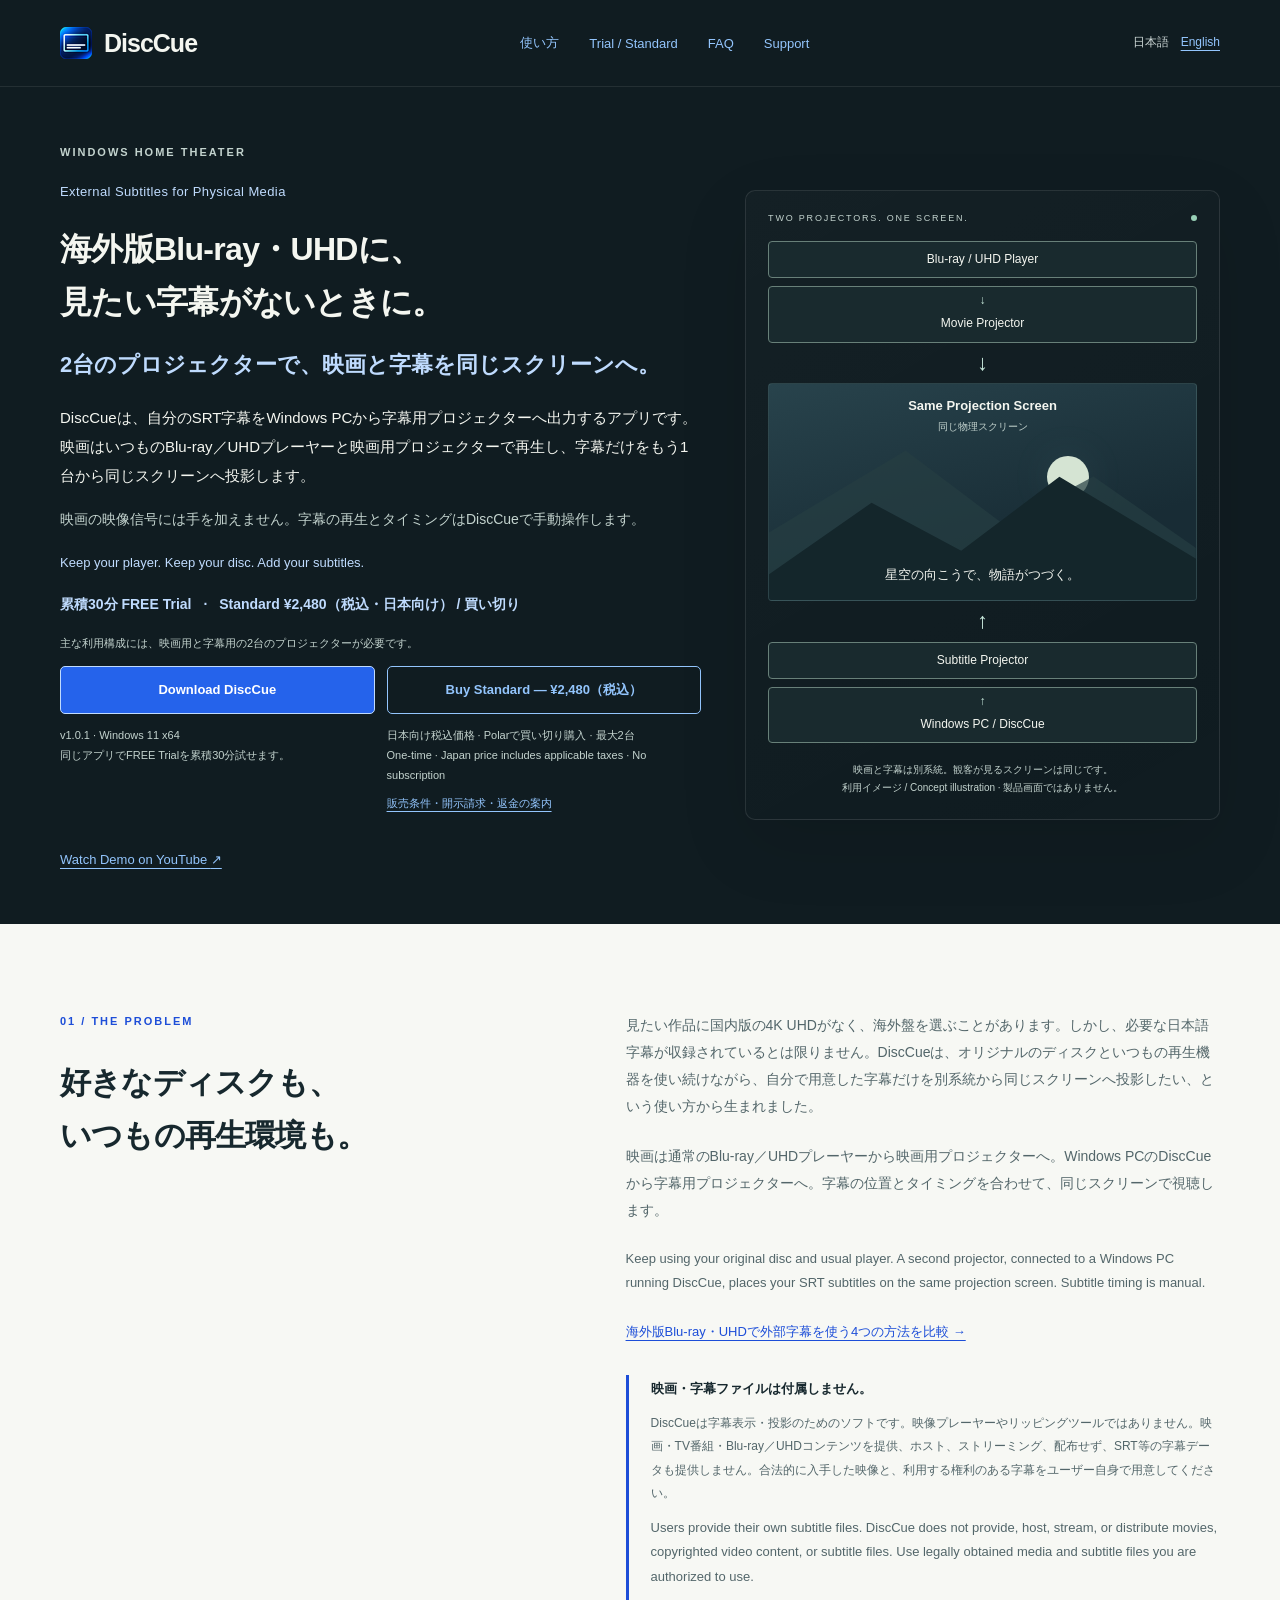
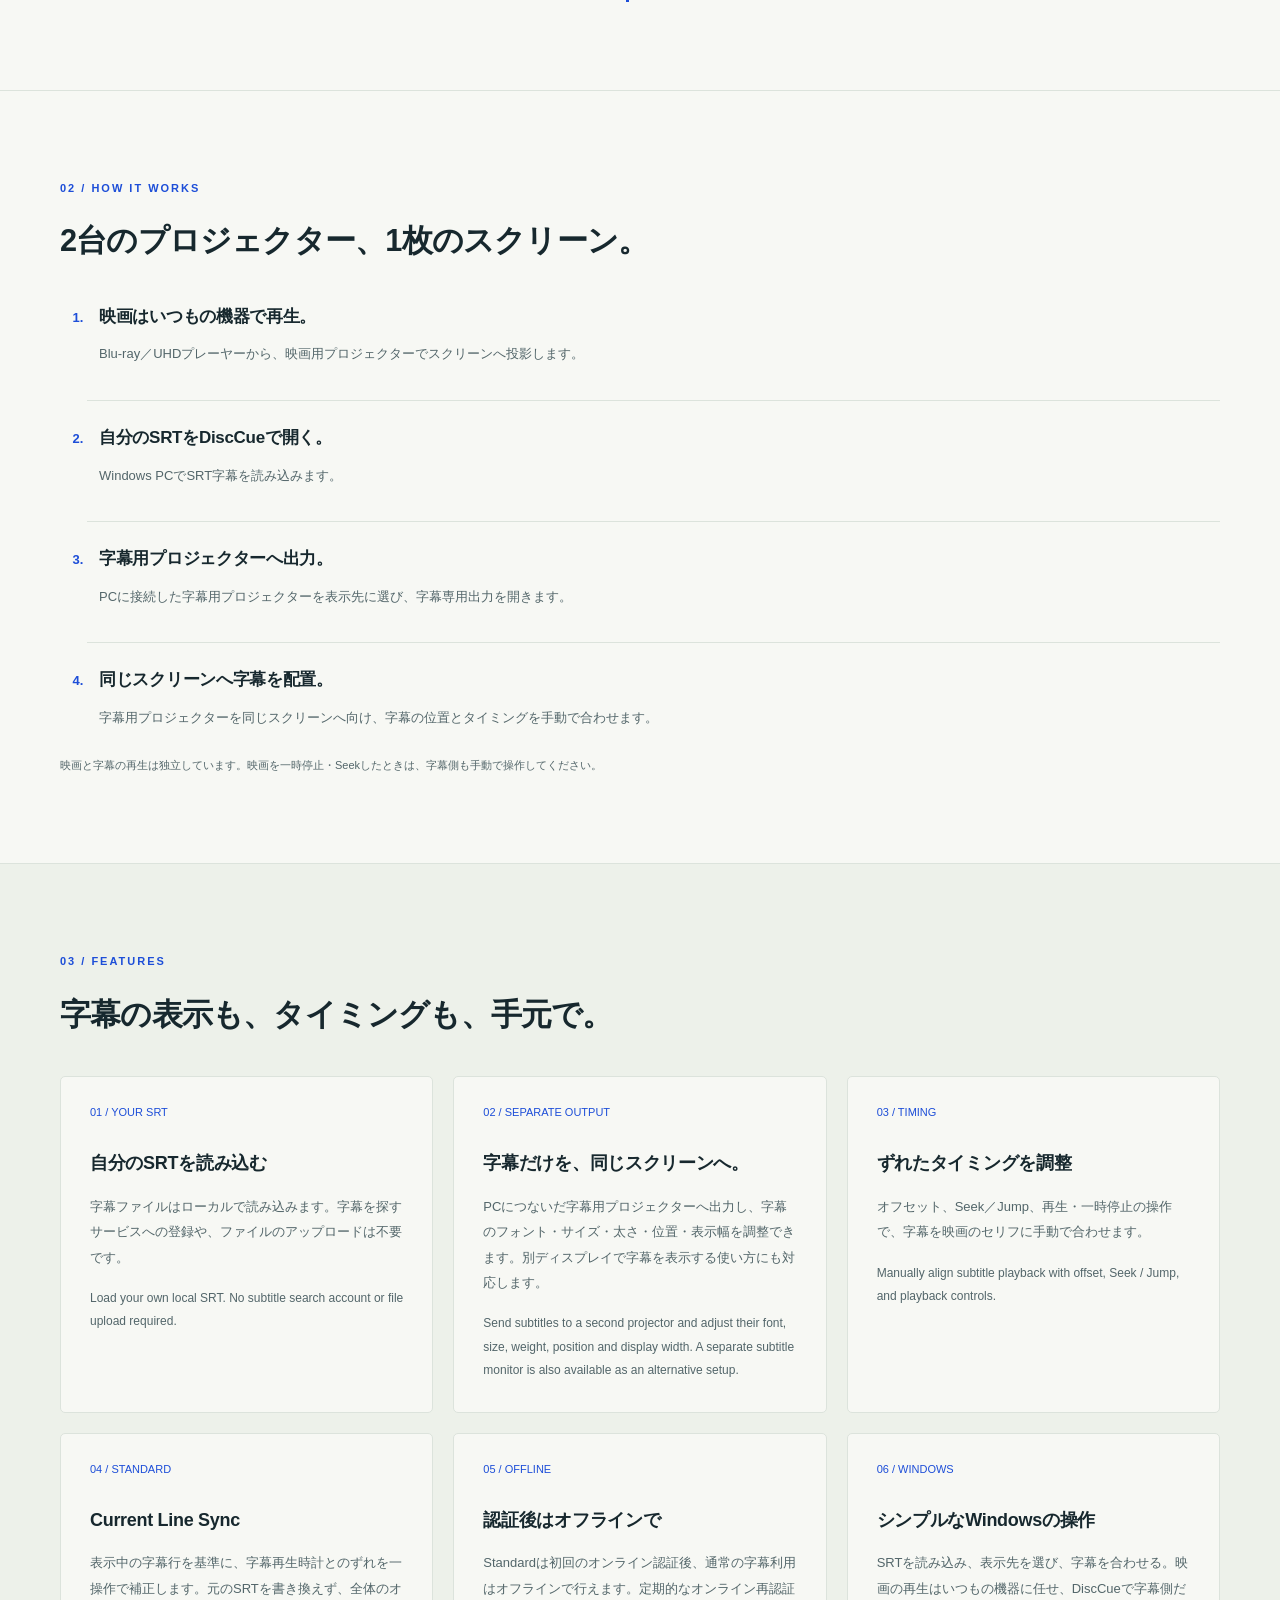
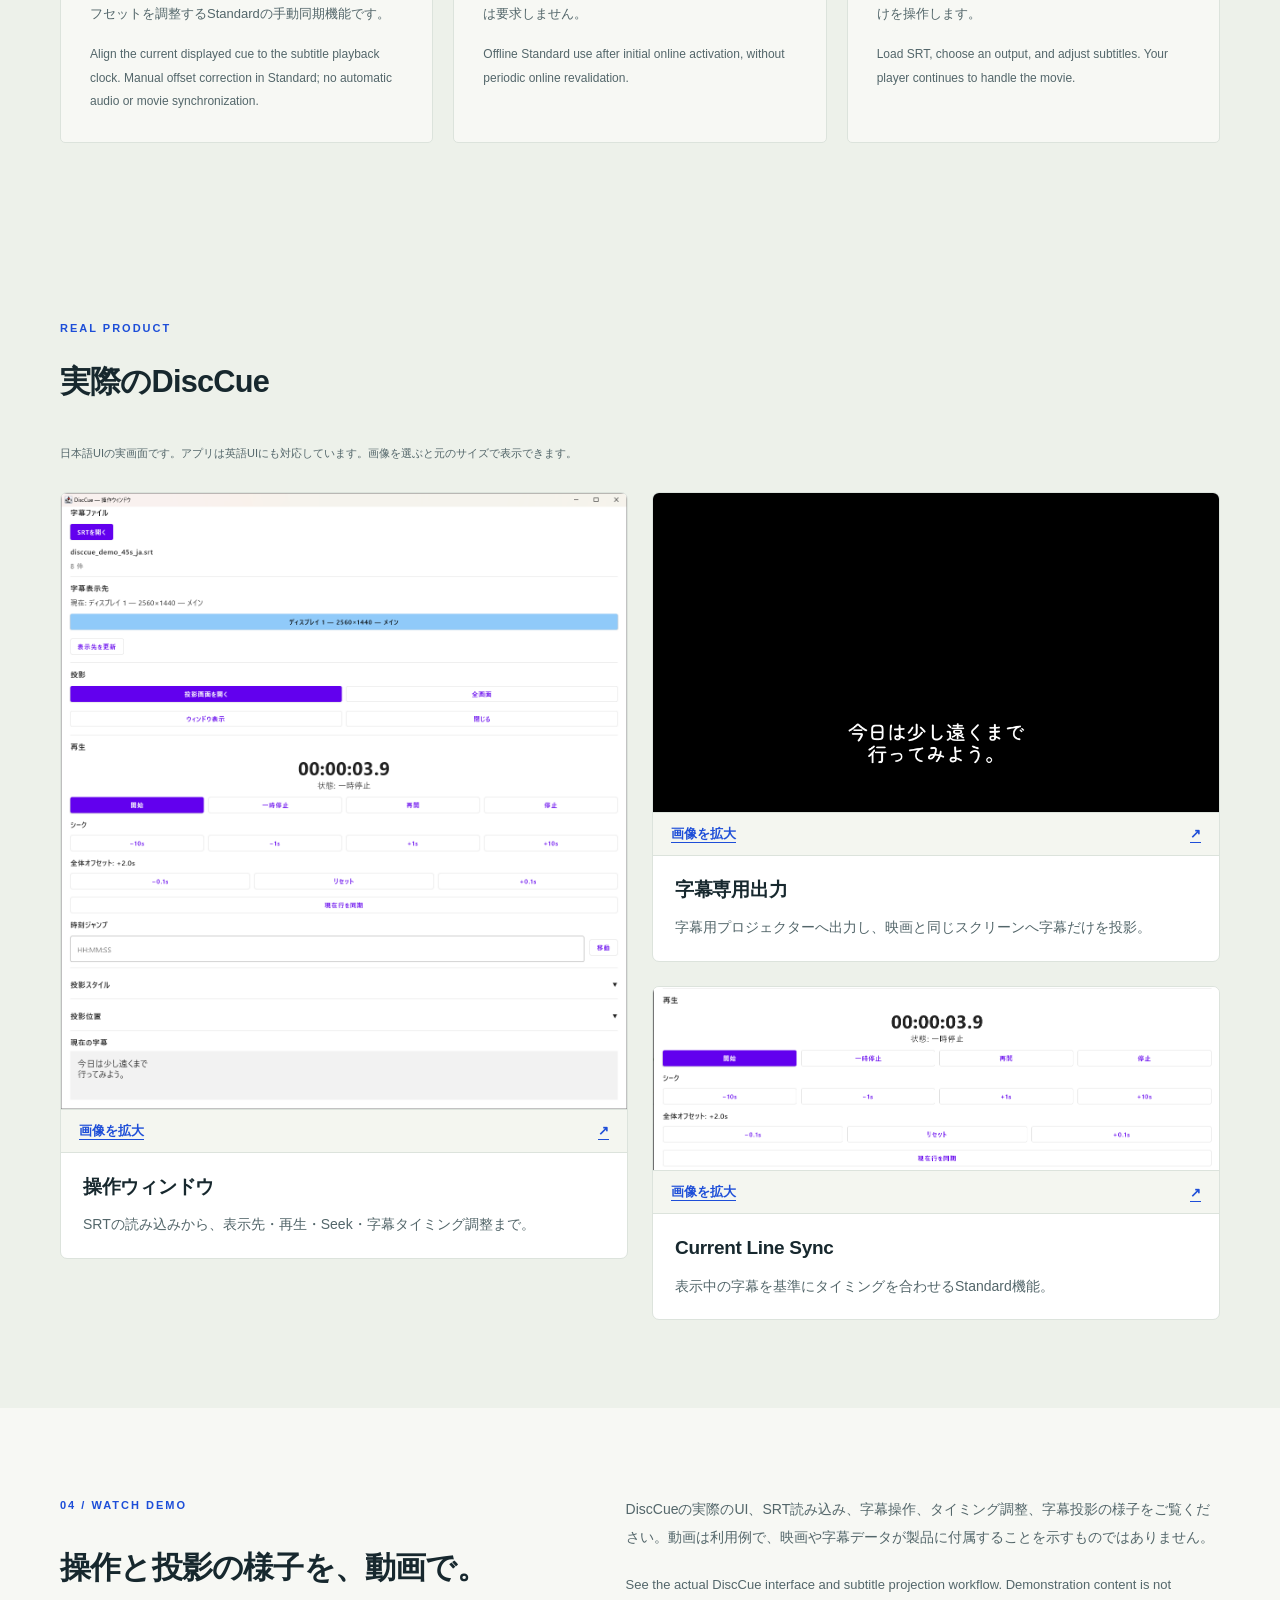
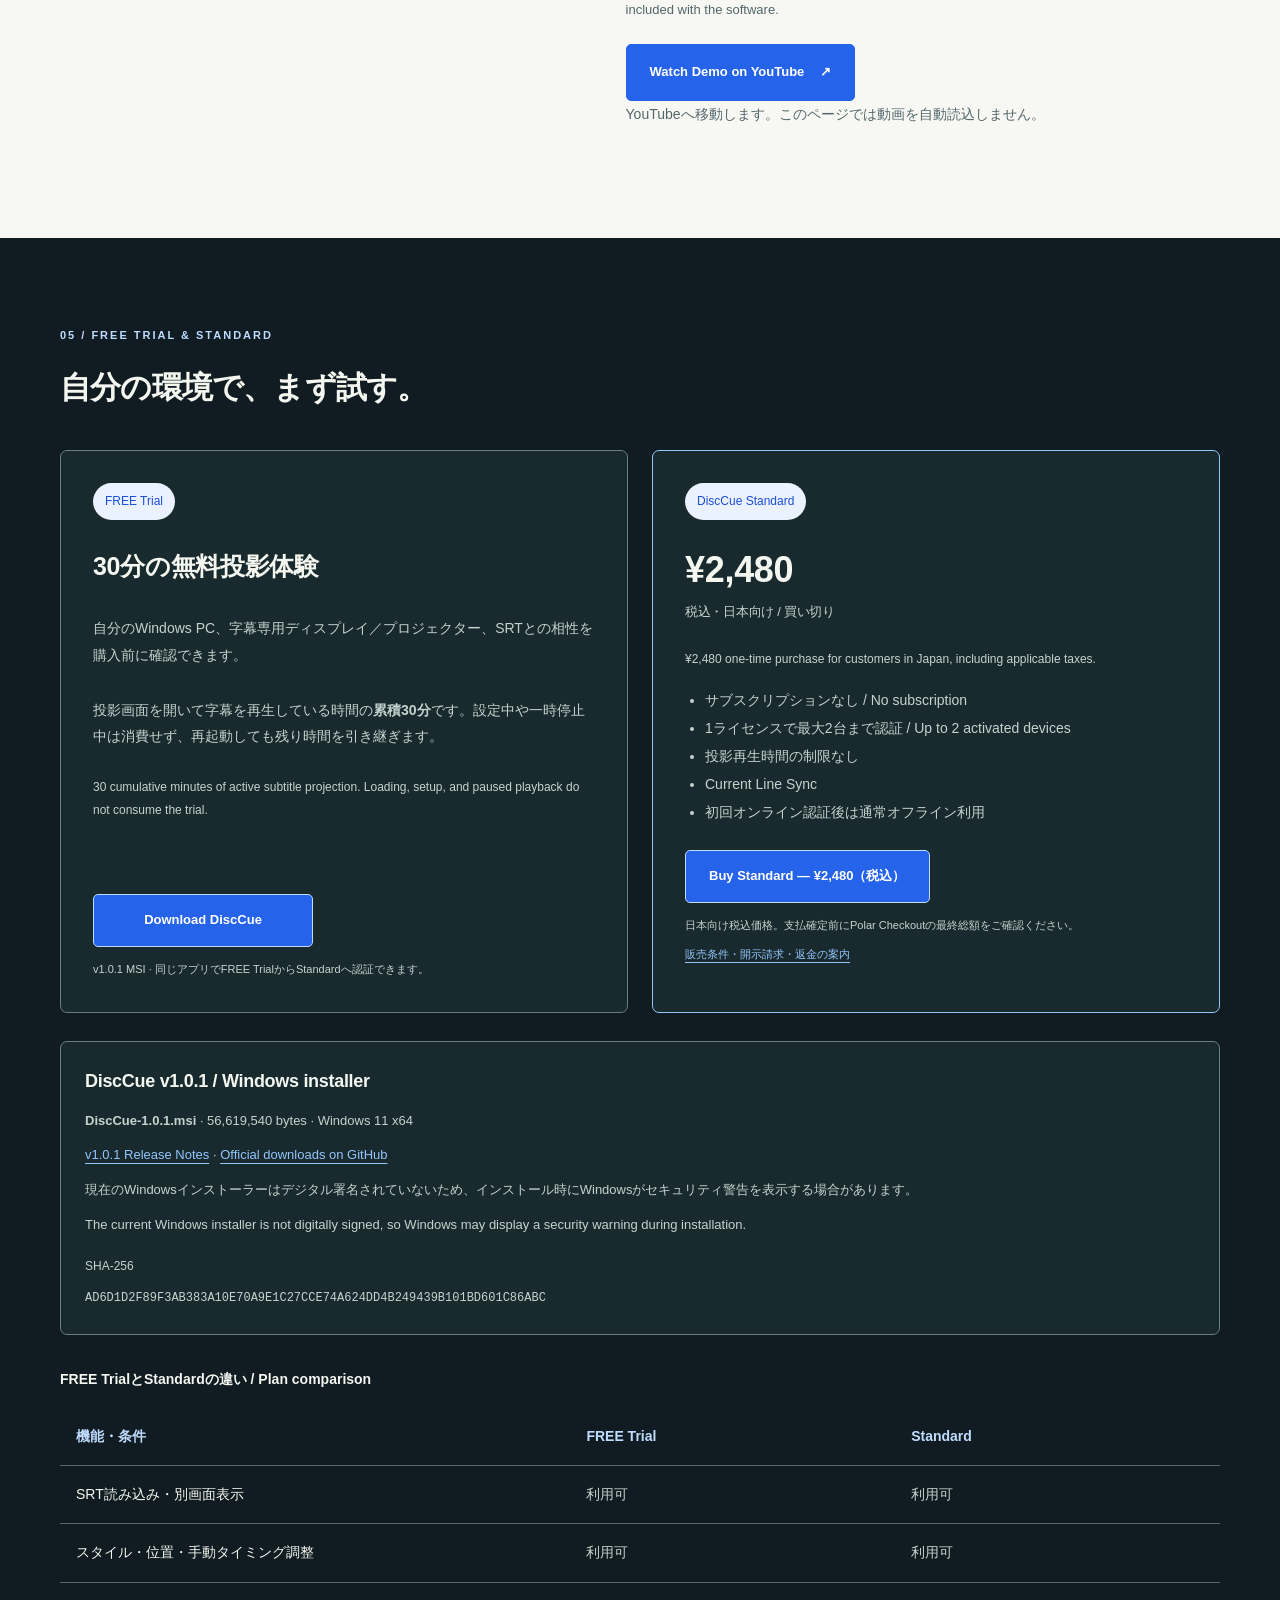
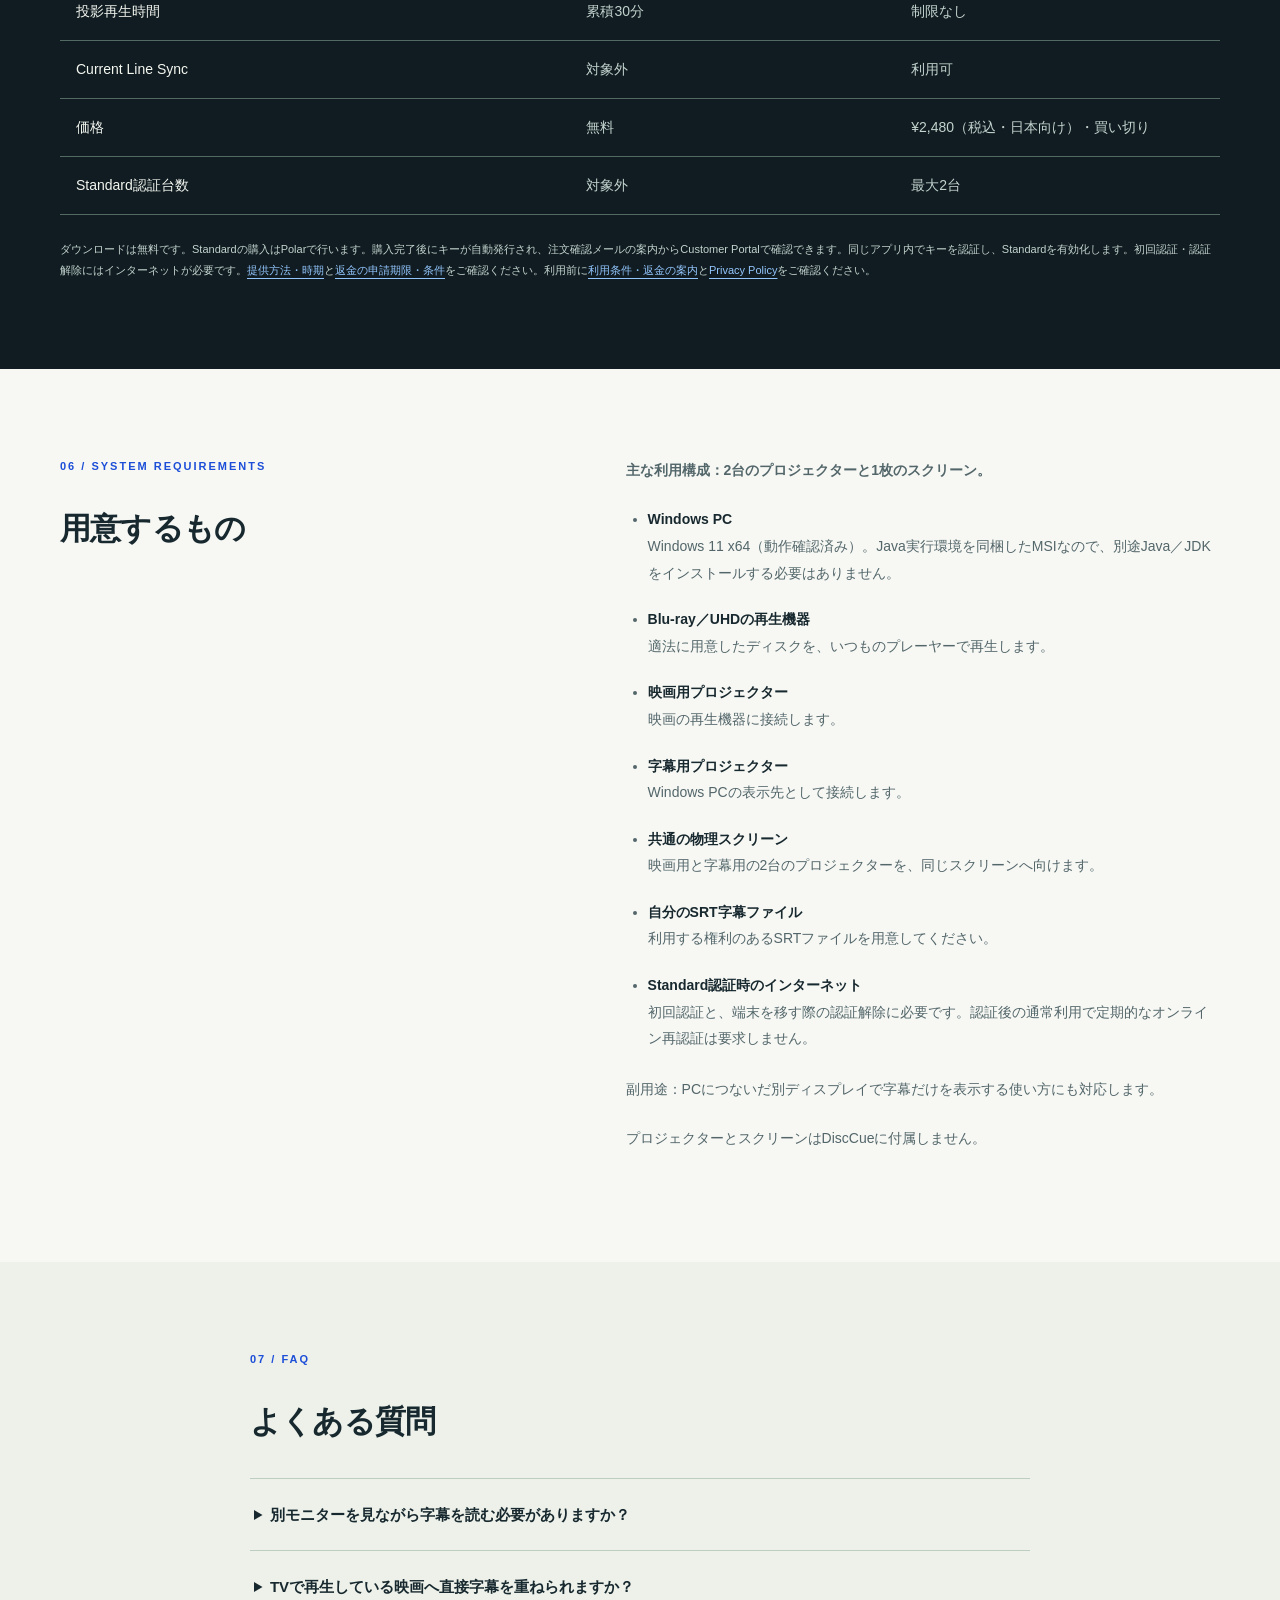
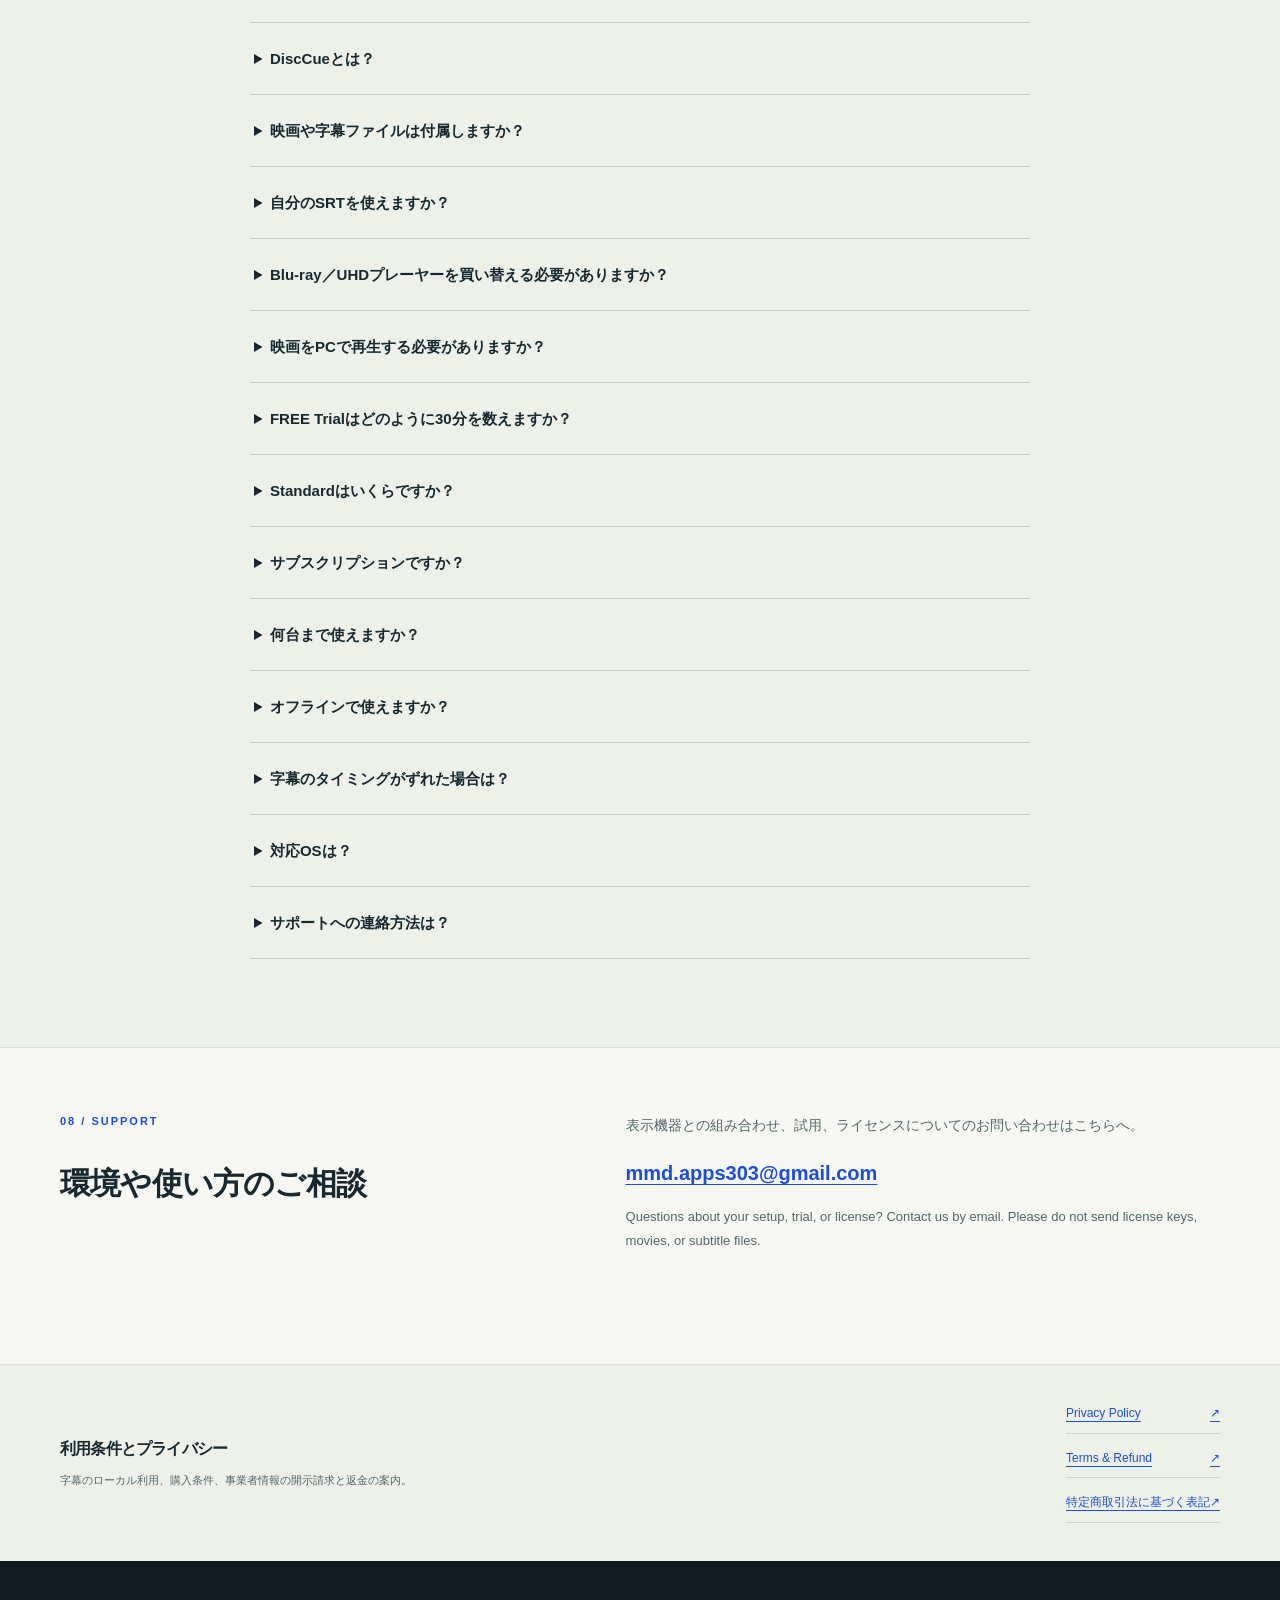
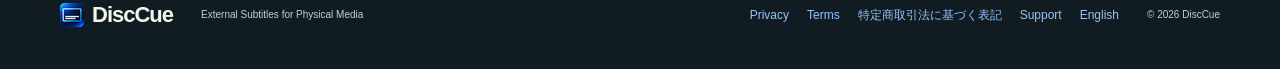
<file: index.html>
<!doctype html>
<html lang="ja">
<head>
  <meta charset="utf-8">
  <meta name="viewport" content="width=device-width, initial-scale=1">
  <meta name="description" content="海外版Blu-ray・UHDに見たい字幕がないときに。Windows PCのDiscCueから自分のSRTを字幕用プロジェクターへ出力し、映画用プロジェクターと同じスクリーンへ投影。同期は手動。投影再生の累積30分FREE Trial、Standard ¥2,480（税込・日本向け）の買い切り。">
  <meta name="theme-color" content="#101c21">
  <title>DiscCue — Blu-ray・UHDを自分のSRT字幕で楽しむ</title>
  <link rel="canonical" href="https://maguwaidog.github.io/disccue/">
  <link rel="alternate" hreflang="ja" href="https://maguwaidog.github.io/disccue/">
  <link rel="alternate" hreflang="en" href="https://maguwaidog.github.io/disccue/en/">
  <link rel="alternate" hreflang="x-default" href="https://maguwaidog.github.io/disccue/">
  <meta property="og:type" content="website">
  <meta property="og:site_name" content="DiscCue">
  <meta property="og:locale" content="ja_JP">
  <meta property="og:title" content="DiscCue — Keep your player. Keep your disc. Add your subtitles.">
  <meta property="og:description" content="自分のSRTを、映画と同じスクリーンへ。Two projectors. One screen. 字幕同期は手動。累積30分FREE Trial / Standard ¥2,480（税込・日本向け）・買い切り。">
  <meta property="og:url" content="https://maguwaidog.github.io/disccue/">
  <meta name="twitter:card" content="summary_large_image">
  <meta name="twitter:title" content="DiscCue — External Subtitles for Physical Media">
  <meta name="twitter:description" content="自分のSRTを、映画と同じスクリーンへ。Two projectors. One screen. 字幕同期は手動。累積30分FREE Trial / Standard ¥2,480（税込・日本向け）・買い切り。">
  <meta property="og:image" content="https://maguwaidog.github.io/disccue/assets/brand/og-ja.png">
  <meta property="og:image:width" content="1200">
  <meta property="og:image:height" content="630">
  <meta property="og:image:type" content="image/png">
  <meta property="og:image:alt" content="DiscCueの正式アイコン。自分のSRTを、映画と同じスクリーンへ。Two projectors. One screen.">
  <meta name="twitter:image" content="https://maguwaidog.github.io/disccue/assets/brand/og-ja.png">
  <meta name="twitter:image:alt" content="DiscCueの正式アイコン。自分のSRTを、映画と同じスクリーンへ。Two projectors. One screen.">
  <link rel="icon" href="assets/brand/favicon.ico" type="image/x-icon">
  <link rel="icon" href="assets/brand/disccue-icon-16.png" sizes="16x16" type="image/png">
  <link rel="icon" href="assets/brand/disccue-icon-32.png" sizes="32x32" type="image/png">
  <link rel="icon" href="assets/brand/disccue-icon-48.png" sizes="48x48" type="image/png">
  <link rel="apple-touch-icon" href="assets/brand/apple-touch-icon.png" sizes="180x180">
  <link rel="stylesheet" href="assets/styles.css">
  <script defer src="https://cloud.umami.is/script.js" data-website-id="3a92a319-0024-4673-bcca-f7feea1a78dc" data-exclude-search="true" data-exclude-hash="true" data-do-not-track="true" data-domains="maguwaidog.github.io"></script>
</head>
<body>
  <a class="skip-link" href="#main">本文へ移動</a>
  <header class="site-header"><div class="wrap header-inner">
    <a class="brand" href="./" aria-label="DiscCue ホーム"><img src="assets/brand/disccue-icon-32.png" srcset="assets/brand/disccue-icon-32.png 1x, assets/brand/disccue-icon-64.png 2x" width="32" height="32" alt=""><span>DiscCue</span></a>
    <nav aria-label="メインナビゲーション"><a href="#how-it-works">使い方</a><a href="#pricing">Trial / Standard</a><a href="#faq">FAQ</a><a href="#support">Support</a></nav>
    <div class="language-switch" aria-label="サイトの言語"><span lang="ja" aria-current="true">日本語</span><a href="en/" lang="en" hreflang="en">English</a></div>
  </div></header>
  <main id="main">
    <section class="hero"><div class="wrap hero-grid">
      <div class="hero-copy">
        <p class="eyebrow">WINDOWS HOME THEATER</p>
        <p class="descriptor" lang="en">External Subtitles for Physical Media</p>
        <h1>海外版Blu-ray・UHDに、<br>見たい字幕がないときに。</h1>
        <p class="hero-promise">2台のプロジェクターで、映画と字幕を同じスクリーンへ。</p>
        <p class="lead">DiscCueは、自分のSRT字幕をWindows PCから字幕用プロジェクターへ出力するアプリです。映画はいつものBlu-ray／UHDプレーヤーと映画用プロジェクターで再生し、字幕だけをもう1台から同じスクリーンへ投影します。</p>
        <p class="hero-detail">映画の映像信号には手を加えません。字幕の再生とタイミングはDiscCueで手動操作します。</p><p class="hero-tagline" lang="en">Keep your player. Keep your disc. Add your subtitles.</p>
        <p class="offer-summary">累積30分 FREE Trial <span aria-hidden="true">·</span> Standard ¥2,480（税込・日本向け） / 買い切り</p>
        <p class="cta-note setup-note">主な利用構成には、映画用と字幕用の2台のプロジェクターが必要です。</p>
        <div class="cta-group" aria-label="試用と購入">
          <div class="cta-item"><a class="button" href="https://github.com/maguwaidog/DiscCue-Releases/releases/download/v1.0.1/DiscCue-1.0.1.msi" data-umami-event="download_hero_click" aria-describedby="download-note">Download DiscCue</a><p id="download-note" class="cta-note">v1.0.1 · Windows 11 x64<br>同じアプリでFREE Trialを累積30分試せます。</p></div>
          <div class="cta-item"><a class="button button-outline" href="https://buy.polar.sh/polar_cl_TDCBYYSAvUdgNv5AkaE9ONiixadWXCWjz7tw21eu6fU" data-umami-event="checkout_hero_click" aria-describedby="purchase-note">Buy Standard — ¥2,480（税込）</a><p id="purchase-note" class="cta-note">日本向け税込価格 · Polarで買い切り購入 · 最大2台<br><span lang="en">One-time · Japan price includes applicable taxes · No subscription</span><a href="tokushoho.html">販売条件・開示請求・返金の案内</a></p></div>
        </div>
        <a class="text-link" href="https://youtu.be/dOdLDPHiemw" data-umami-event="demo_hero_click" lang="en">Watch Demo on YouTube <span aria-hidden="true">↗</span></a>
      </div>
      <figure class="concept same-screen-concept" aria-labelledby="concept-caption">
        <div class="concept-top"><span>TWO PROJECTORS. ONE SCREEN.</span><span class="small-dot" aria-hidden="true"></span></div>
        <ol class="projection-path movie-path" aria-label="映画の経路"><li>Blu-ray / UHD Player</li><li>Movie Projector</li></ol>
        <div class="projection-arrow" aria-hidden="true">↓</div>
        <div class="screen-art shared-screen"><div aria-hidden="true"><div class="moon"></div><div class="ridge ridge-back"></div><div class="ridge ridge-front"></div></div><span class="shared-screen-label">Same Projection Screen<br><span>同じ物理スクリーン</span></span><p class="projected-subtitles">星空の向こうで、物語がつづく。</p></div>
        <div class="projection-arrow" aria-hidden="true">↑</div>
        <ol class="projection-path subtitle-path" aria-label="字幕の経路"><li>Windows PC / DiscCue</li><li>Subtitle Projector</li></ol>
        <figcaption id="concept-caption">映画と字幕は別系統。観客が見るスクリーンは同じです。<br>利用イメージ / Concept illustration · 製品画面ではありません。</figcaption>
      </figure>
    </div></section>

    <section class="section product" id="problem"><div class="wrap product-grid">
      <div><p class="eyebrow">01 / THE PROBLEM</p><h2>好きなディスクも、<br>いつもの再生環境も。</h2></div>
      <div class="prose"><p>見たい作品に国内版の4K UHDがなく、海外盤を選ぶことがあります。しかし、必要な日本語字幕が収録されているとは限りません。DiscCueは、オリジナルのディスクといつもの再生機器を使い続けながら、自分で用意した字幕だけを別系統から同じスクリーンへ投影したい、という使い方から生まれました。</p><p>映画は通常のBlu-ray／UHDプレーヤーから映画用プロジェクターへ。Windows PCのDiscCueから字幕用プロジェクターへ。字幕の位置とタイミングを合わせて、同じスクリーンで視聴します。</p><p lang="en">Keep using your original disc and usual player. A second projector, connected to a Windows PC running DiscCue, places your SRT subtitles on the same projection screen. Subtitle timing is manual.</p><p><a class="text-link" href="guides/blu-ray-external-subtitles/" data-umami-event="guide_intro_click">海外版Blu-ray・UHDで外部字幕を使う4つの方法を比較 →</a></p><div class="content-notice"><strong>映画・字幕ファイルは付属しません。</strong><p>DiscCueは字幕表示・投影のためのソフトです。映像プレーヤーやリッピングツールではありません。映画・TV番組・Blu-ray／UHDコンテンツを提供、ホスト、ストリーミング、配布せず、SRT等の字幕データも提供しません。合法的に入手した映像と、利用する権利のある字幕をユーザー自身で用意してください。</p><p lang="en">Users provide their own subtitle files. DiscCue does not provide, host, stream, or distribute movies, copyrighted video content, or subtitle files. Use legally obtained media and subtitle files you are authorized to use.</p></div></div>
    </div></section>

    <section class="section how-section" id="how-it-works"><div class="wrap">
      <div class="section-heading"><div><p class="eyebrow">02 / HOW IT WORKS</p><h2>2台のプロジェクター、1枚のスクリーン。</h2></div></div>
      <ol class="setup-steps">
        <li><h3>映画はいつもの機器で再生。</h3><p>Blu-ray／UHDプレーヤーから、映画用プロジェクターでスクリーンへ投影します。</p></li>
        <li><h3>自分のSRTをDiscCueで開く。</h3><p>Windows PCでSRT字幕を読み込みます。</p></li>
        <li><h3>字幕用プロジェクターへ出力。</h3><p>PCに接続した字幕用プロジェクターを表示先に選び、字幕専用出力を開きます。</p></li>
        <li><h3>同じスクリーンへ字幕を配置。</h3><p>字幕用プロジェクターを同じスクリーンへ向け、字幕の位置とタイミングを手動で合わせます。</p></li>
      </ol>
      <p class="section-note">映画と字幕の再生は独立しています。映画を一時停止・Seekしたときは、字幕側も手動で操作してください。</p>
    </div></section>

    <section class="section features" id="features"><div class="wrap">
      <div class="section-heading"><div><p class="eyebrow">03 / FEATURES</p><h2>字幕の表示も、タイミングも、手元で。</h2></div></div>
      <div class="feature-grid">
        <article class="feature-card"><span class="feature-number">01 / YOUR SRT</span><h3>自分のSRTを読み込む</h3><p>字幕ファイルはローカルで読み込みます。字幕を探すサービスへの登録や、ファイルのアップロードは不要です。</p><p class="english" lang="en">Load your own local SRT. No subtitle search account or file upload required.</p></article>
        <article class="feature-card"><span class="feature-number">02 / SEPARATE OUTPUT</span><h3>字幕だけを、同じスクリーンへ。</h3><p>PCにつないだ字幕用プロジェクターへ出力し、字幕のフォント・サイズ・太さ・位置・表示幅を調整できます。別ディスプレイで字幕を表示する使い方にも対応します。</p><p class="english" lang="en">Send subtitles to a second projector and adjust their font, size, weight, position and display width. A separate subtitle monitor is also available as an alternative setup.</p></article>
        <article class="feature-card"><span class="feature-number">03 / TIMING</span><h3>ずれたタイミングを調整</h3><p>オフセット、Seek／Jump、再生・一時停止の操作で、字幕を映画のセリフに手動で合わせます。</p><p class="english" lang="en">Manually align subtitle playback with offset, Seek / Jump, and playback controls.</p></article>
        <article class="feature-card"><span class="feature-number">04 / STANDARD</span><h3 lang="en">Current Line Sync</h3><p>表示中の字幕行を基準に、字幕再生時計とのずれを一操作で補正します。元のSRTを書き換えず、全体のオフセットを調整するStandardの手動同期機能です。</p><p class="english" lang="en">Align the current displayed cue to the subtitle playback clock. Manual offset correction in Standard; no automatic audio or movie synchronization.</p></article>
        <article class="feature-card"><span class="feature-number">05 / OFFLINE</span><h3>認証後はオフラインで</h3><p>Standardは初回のオンライン認証後、通常の字幕利用はオフラインで行えます。定期的なオンライン再認証は要求しません。</p><p class="english" lang="en">Offline Standard use after initial online activation, without periodic online revalidation.</p></article>
        <article class="feature-card"><span class="feature-number">06 / WINDOWS</span><h3>シンプルなWindowsの操作</h3><p>SRTを読み込み、表示先を選び、字幕を合わせる。映画の再生はいつもの機器に任せ、DiscCueで字幕側だけを操作します。</p><p class="english" lang="en">Load SRT, choose an output, and adjust subtitles. Your player continues to handle the movie.</p></article>
      </div>
    </div></section>

    <section class="section product-shots" id="real-product"><div class="wrap">
      <div class="section-heading"><div><p class="eyebrow">REAL PRODUCT</p><h2>実際のDiscCue</h2></div></div>
      <p class="section-note product-shot-note">日本語UIの実画面です。アプリは英語UIにも対応しています。画像を選ぶと元のサイズで表示できます。</p>
      <div class="product-shot-grid">
      <figure class="product-shot product-shot-featured">
        <a class="product-shot-link" href="assets/screenshots/disccue-operation-window.webp" aria-describedby="product-shot-caption-1">
          <img src="assets/screenshots/disccue-operation-window.webp" width="1280" height="1392" style="aspect-ratio:1280/1392" alt="DiscCueの操作ウィンドウ。デモSRTを読み込み、表示先、投影、再生、Seek、全体オフセットと現在の字幕を表示。" loading="lazy" decoding="async">
          <span class="product-shot-action">画像を拡大 <span aria-hidden="true">↗</span></span>
        </a>
        <figcaption id="product-shot-caption-1"><h3>操作ウィンドウ</h3><p>SRTの読み込みから、表示先・再生・Seek・字幕タイミング調整まで。</p></figcaption>
      </figure>
      <figure class="product-shot">
        <a class="product-shot-link" href="assets/screenshots/disccue-subtitle-output.webp" aria-describedby="product-shot-caption-2">
          <img src="assets/screenshots/disccue-subtitle-output.webp" width="2048" height="1152" style="aspect-ratio:2048/1152" alt="黒背景の字幕専用出力。「今日は少し遠くまで／行ってみよう。」という2行のデモ字幕を画面の下寄せで表示。" loading="lazy" decoding="async">
          <span class="product-shot-action">画像を拡大 <span aria-hidden="true">↗</span></span>
        </a>
        <figcaption id="product-shot-caption-2"><h3>字幕専用出力</h3><p>字幕用プロジェクターへ出力し、映画と同じスクリーンへ字幕だけを投影。</p></figcaption>
      </figure>
      <figure class="product-shot">
        <a class="product-shot-link" href="assets/screenshots/disccue-current-line-sync.webp" aria-describedby="product-shot-caption-3">
          <img src="assets/screenshots/disccue-current-line-sync.webp" width="1277" height="414" style="aspect-ratio:1277/414" alt="Current Line Syncの操作部。再生時刻00:00:03.9、Seek、全体オフセット+2.0秒、±0.1秒調整と「現在行を同期」ボタン。" loading="lazy" decoding="async">
          <span class="product-shot-action">画像を拡大 <span aria-hidden="true">↗</span></span>
        </a>
        <figcaption id="product-shot-caption-3"><h3>Current Line Sync</h3><p>表示中の字幕を基準にタイミングを合わせるStandard機能。</p></figcaption>
      </figure>
      </div>
    </div></section>

    <section class="section" id="demo"><div class="wrap product-grid">
      <div><p class="eyebrow">04 / WATCH DEMO</p><h2>操作と投影の様子を、動画で。</h2></div>
      <div class="prose"><p>DiscCueの実際のUI、SRT読み込み、字幕操作、タイミング調整、字幕投影の様子をご覧ください。動画は利用例で、映画や字幕データが製品に付属することを示すものではありません。</p><p lang="en">See the actual DiscCue interface and subtitle projection workflow. Demonstration content is not included with the software.</p><a class="button" href="https://youtu.be/dOdLDPHiemw" data-umami-event="demo_section_click" lang="en">Watch Demo on YouTube <span aria-hidden="true">↗</span></a><p class="section-note">YouTubeへ移動します。このページでは動画を自動読込しません。</p></div>
    </div></section>

    <section class="section pricing-section" id="pricing"><div class="wrap">
      <div class="section-heading"><div><p class="eyebrow">05 / FREE TRIAL &amp; STANDARD</p><h2>自分の環境で、まず試す。</h2></div></div>
      <div class="plan-grid">
        <article class="plan-card"><p class="pill">FREE Trial</p><h3>30分の無料投影体験</h3><p>自分のWindows PC、字幕専用ディスプレイ／プロジェクター、SRTとの相性を購入前に確認できます。</p><p>投影画面を開いて字幕を再生している時間の<strong>累積30分</strong>です。設定中や一時停止中は消費せず、再起動しても残り時間を引き継ぎます。</p><p class="english" lang="en">30 cumulative minutes of active subtitle projection. Loading, setup, and paused playback do not consume the trial.</p><a class="button" href="https://github.com/maguwaidog/DiscCue-Releases/releases/download/v1.0.1/DiscCue-1.0.1.msi" data-umami-event="download_pricing_click" aria-describedby="trial-plan-note">Download DiscCue</a><p id="trial-plan-note" class="cta-note">v1.0.1 MSI · 同じアプリでFREE TrialからStandardへ認証できます。</p></article>
        <article class="plan-card standard-card"><p class="pill">DiscCue Standard</p><h3 class="price">¥2,480 <span>税込・日本向け / 買い切り</span></h3><p class="english" lang="en">¥2,480 one-time purchase for customers in Japan, including applicable taxes.</p><ul class="plan-facts"><li>サブスクリプションなし / No subscription</li><li>1ライセンスで最大2台まで認証 / Up to 2 activated devices</li><li>投影再生時間の制限なし</li><li>Current Line Sync</li><li>初回オンライン認証後は通常オフライン利用</li></ul><a class="button" href="https://buy.polar.sh/polar_cl_TDCBYYSAvUdgNv5AkaE9ONiixadWXCWjz7tw21eu6fU" data-umami-event="checkout_pricing_click" aria-describedby="standard-plan-note">Buy Standard — ¥2,480（税込）</a><p id="standard-plan-note" class="cta-note">日本向け税込価格。支払確定前にPolar Checkoutの最終総額をご確認ください。<br><a href="tokushoho.html">販売条件・開示請求・返金の案内</a></p></article>
      </div>
      <div class="download-info" id="download-details"><h3>DiscCue v1.0.1 / Windows installer</h3><p><strong>DiscCue-1.0.1.msi</strong> · 56,619,540 bytes · Windows 11 x64</p><p><a href="https://github.com/maguwaidog/DiscCue-Releases/releases/tag/v1.0.1">v1.0.1 Release Notes</a> · <a href="https://github.com/maguwaidog/DiscCue-Releases">Official downloads on GitHub</a></p><p>現在のWindowsインストーラーはデジタル署名されていないため、インストール時にWindowsがセキュリティ警告を表示する場合があります。</p><p lang="en">The current Windows installer is not digitally signed, so Windows may display a security warning during installation.</p><p class="checksum-label">SHA-256</p><code class="checksum">AD6D1D2F89F3AB383A10E70A9E1C27CCE74A624DD4B249439B101BD601C86ABC</code></div>
      <div class="comparison"><table><caption>FREE TrialとStandardの違い / Plan comparison</caption><thead><tr><th scope="col">機能・条件</th><th scope="col">FREE Trial</th><th scope="col">Standard</th></tr></thead><tbody>
        <tr><th scope="row">SRT読み込み・別画面表示</th><td>利用可</td><td>利用可</td></tr>
        <tr><th scope="row">スタイル・位置・手動タイミング調整</th><td>利用可</td><td>利用可</td></tr>
        <tr><th scope="row">投影再生時間</th><td>累積30分</td><td>制限なし</td></tr>
        <tr><th scope="row" lang="en">Current Line Sync</th><td>対象外</td><td>利用可</td></tr>
        <tr><th scope="row">価格</th><td>無料</td><td>¥2,480（税込・日本向け）・買い切り</td></tr>
        <tr><th scope="row">Standard認証台数</th><td>対象外</td><td>最大2台</td></tr>
      </tbody></table></div>
      <p class="section-note">ダウンロードは無料です。Standardの購入はPolarで行います。購入完了後にキーが自動発行され、注文確認メールの案内からCustomer Portalで確認できます。同じアプリ内でキーを認証し、Standardを有効化します。初回認証・認証解除にはインターネットが必要です。<a href="tokushoho.html#delivery">提供方法・時期</a>と<a href="tokushoho.html#refund">返金の申請期限・条件</a>をご確認ください。利用前に<a href="terms.html">利用条件・返金の案内</a>と<a href="privacy.html">Privacy Policy</a>をご確認ください。</p>
    </div></section>

    <section class="section requirements-section" id="requirements"><div class="wrap product-grid">
      <div><p class="eyebrow">06 / SYSTEM REQUIREMENTS</p><h2>用意するもの</h2></div>
      <div class="prose"><p><strong>主な利用構成：2台のプロジェクターと1枚のスクリーン。</strong></p><ul class="requirements-list"><li><strong>Windows PC</strong><br>Windows 11 x64（動作確認済み）。Java実行環境を同梱したMSIなので、別途Java／JDKをインストールする必要はありません。</li><li><strong>Blu-ray／UHDの再生機器</strong><br>適法に用意したディスクを、いつものプレーヤーで再生します。</li><li><strong>映画用プロジェクター</strong><br>映画の再生機器に接続します。</li><li><strong>字幕用プロジェクター</strong><br>Windows PCの表示先として接続します。</li><li><strong>共通の物理スクリーン</strong><br>映画用と字幕用の2台のプロジェクターを、同じスクリーンへ向けます。</li><li><strong>自分のSRT字幕ファイル</strong><br>利用する権利のあるSRTファイルを用意してください。</li><li><strong>Standard認証時のインターネット</strong><br>初回認証と、端末を移す際の認証解除に必要です。認証後の通常利用で定期的なオンライン再認証は要求しません。</li></ul><p>副用途：PCにつないだ別ディスプレイで字幕だけを表示する使い方にも対応します。</p><p>プロジェクターとスクリーンはDiscCueに付属しません。</p></div>
    </div></section>

    <section class="section faq-section" id="faq"><div class="wrap document-wrap">
      <p class="eyebrow">07 / FAQ</p><h2>よくある質問</h2>
      <div class="faq-list">
        <details><summary>別モニターを見ながら字幕を読む必要がありますか？</summary><p>主な利用構成では必要ありません。映画用プロジェクターで映画を投影し、Windows PCにつないだ字幕用プロジェクターで字幕だけを同じスクリーンへ投影します。別モニターで字幕を表示する使い方も選べますが、それは副用途です。</p></details>
        <details><summary>TVで再生している映画へ直接字幕を重ねられますか？</summary><p>現在は対応していません。DiscCueは映画のHDMI信号を取得・加工せず、字幕を直接挿入しません。同じスクリーンで見る主な利用構成は、映画用と字幕用の2台のプロジェクターです。</p></details>
        <details><summary>DiscCueとは？</summary><p>自分のSRT字幕を読み込み、字幕用プロジェクターへ出力するWindowsアプリです。主な利用構成では、映画用と字幕用の2台のプロジェクターで映画と字幕を同じスクリーンへ投影します。字幕の表示・位置・再生・タイミングをDiscCueで手動操作します。DiscCueは映画を再生せず、映画のHDMI信号を取得・加工しません。</p></details>
        <details><summary>映画や字幕ファイルは付属しますか？</summary><p>付属しません。映画・映像・字幕の提供、ホスト、ストリーミング、配布は行いません。合法的に入手した映像と、利用する権利のある字幕を自身で用意してください。リッピングを行うソフトでもありません。</p></details>
        <details><summary>自分のSRTを使えますか？</summary><p>はい。ローカルのSRTファイルを読み込みます。字幕のダウンロード、クラウド検索、翻訳サービスは含まれません。</p></details>
        <details><summary>Blu-ray／UHDプレーヤーを買い替える必要がありますか？</summary><p>いいえ。映画は既存のプレーヤーから映画用プロジェクターへ送ります。Windows PCにつないだ字幕用プロジェクターを、映画と同じスクリーンへ向けてください。</p></details>
        <details><summary>映画をPCで再生する必要がありますか？</summary><p>ありません。DiscCueが扱うのは字幕側だけです。映画の映像信号は加工せず、映像へのデジタル合成も行いません。</p></details>
        <details><summary>FREE Trialはどのように30分を数えますか？</summary><p>投影画面を開いて字幕再生が進んでいる時間を累積で数えます。SRT読み込み・表示設定・一時停止・停止中は消費しません。アプリを再起動しても残り時間を引き継ぎ、30分を使い切ると投影再生が一時停止します。Current Line SyncはStandardの機能です。</p></details>
        <details><summary>Standardはいくらですか？</summary><p>日本向け¥2,480（税込）の買い切りです。投影再生時間の制限を解除し、Current Line Syncを利用できます。同じDiscCueアプリにライセンスを認証します。購入はBuy StandardからPolarへ進めます。購入完了後に自動発行されたキーを、注文確認メールの案内からCustomer Portalで確認できます。<a href="tokushoho.html">支払い・提供・返金の詳細</a>もご確認ください。</p></details>
        <details><summary>サブスクリプションですか？</summary><p>いいえ。Standardは一度購入する方式で、定期課金はありません。</p></details>
        <details><summary>何台まで使えますか？</summary><p>1ライセンスで最大2台まで認証できます。別のPCへ移すときは、現在のPCでインターネットに接続して認証解除し、利用枠を戻してから新しいPCで認証してください。</p></details>
        <details><summary>オフラインで使えますか？</summary><p>はい。Standardは初回のオンライン認証後、通常の字幕利用をオフラインで行えます。定期的なオンライン再認証は要求しません。認証解除にはインターネットが必要です。</p></details>
        <details><summary>字幕のタイミングがずれた場合は？</summary><p>再生・一時停止、オフセット、Seek／Jumpで手動調整します。StandardのCurrent Line Syncは、表示中の字幕行を字幕再生時計に合わせてオフセットを補正します。映画や音声を検出して自動同期する機能ではなく、元のSRTも書き換えません。映画の一時停止・Seekには自動追従しないため、字幕側も手動で操作してください。</p></details>
        <details><summary>対応OSは？</summary><p>Windows 11 x64で動作確認済みです。Java実行環境を同梱するため、別途JDKのインストールは不要です。購入前にはFREE Trialで自分の表示機器を含めて確認してください。</p></details>
        <details><summary>サポートへの連絡方法は？</summary><p><a href="mailto:mmd.apps303@gmail.com">mmd.apps303@gmail.com</a>へご連絡ください。Windowsのバージョン、アプリのバージョン、表示機器、発生した問題を添えると確認しやすくなります。ライセンスキーや映画・字幕ファイルは送らないでください。</p></details>
      </div>
    </div></section>

    <section class="section contact-section" id="support"><div class="wrap contact-grid"><div><p class="eyebrow">08 / SUPPORT</p><h2>環境や使い方のご相談</h2></div><div class="prose"><p>表示機器との組み合わせ、試用、ライセンスについてのお問い合わせはこちらへ。</p><a class="support-email" href="mailto:mmd.apps303@gmail.com">mmd.apps303@gmail.com</a><p lang="en">Questions about your setup, trial, or license? Contact us by email. Please do not send license keys, movies, or subtitle files.</p></div></div></section>
    <section class="policy-strip"><div class="wrap policy-grid"><div><h2>利用条件とプライバシー</h2><p>字幕のローカル利用、購入条件、事業者情報の開示請求と返金の案内。</p></div><div class="policy-links"><a href="privacy.html">Privacy Policy <span aria-hidden="true">↗</span></a><a href="terms.html">Terms &amp; Refund <span aria-hidden="true">↗</span></a><a href="tokushoho.html">特定商取引法に基づく表記 <span aria-hidden="true">↗</span></a></div></div></section>
  </main>
  <footer class="site-footer"><div class="wrap footer-inner"><a class="brand" href="./"><img src="assets/brand/disccue-icon-24.png" srcset="assets/brand/disccue-icon-24.png 1x, assets/brand/disccue-icon-48.png 2x" width="24" height="24" alt=""><span>DiscCue</span></a><p lang="en">External Subtitles for Physical Media</p><nav class="footer-links" aria-label="ポリシーとお問い合わせ"><a href="privacy.html">Privacy</a><a href="terms.html">Terms</a><a href="tokushoho.html">特定商取引法に基づく表記</a><a href="./#support">Support</a><a href="en/" lang="en" hreflang="en">English</a></nav><span>© 2026 DiscCue</span></div></footer>
</body>
</html>
</file>
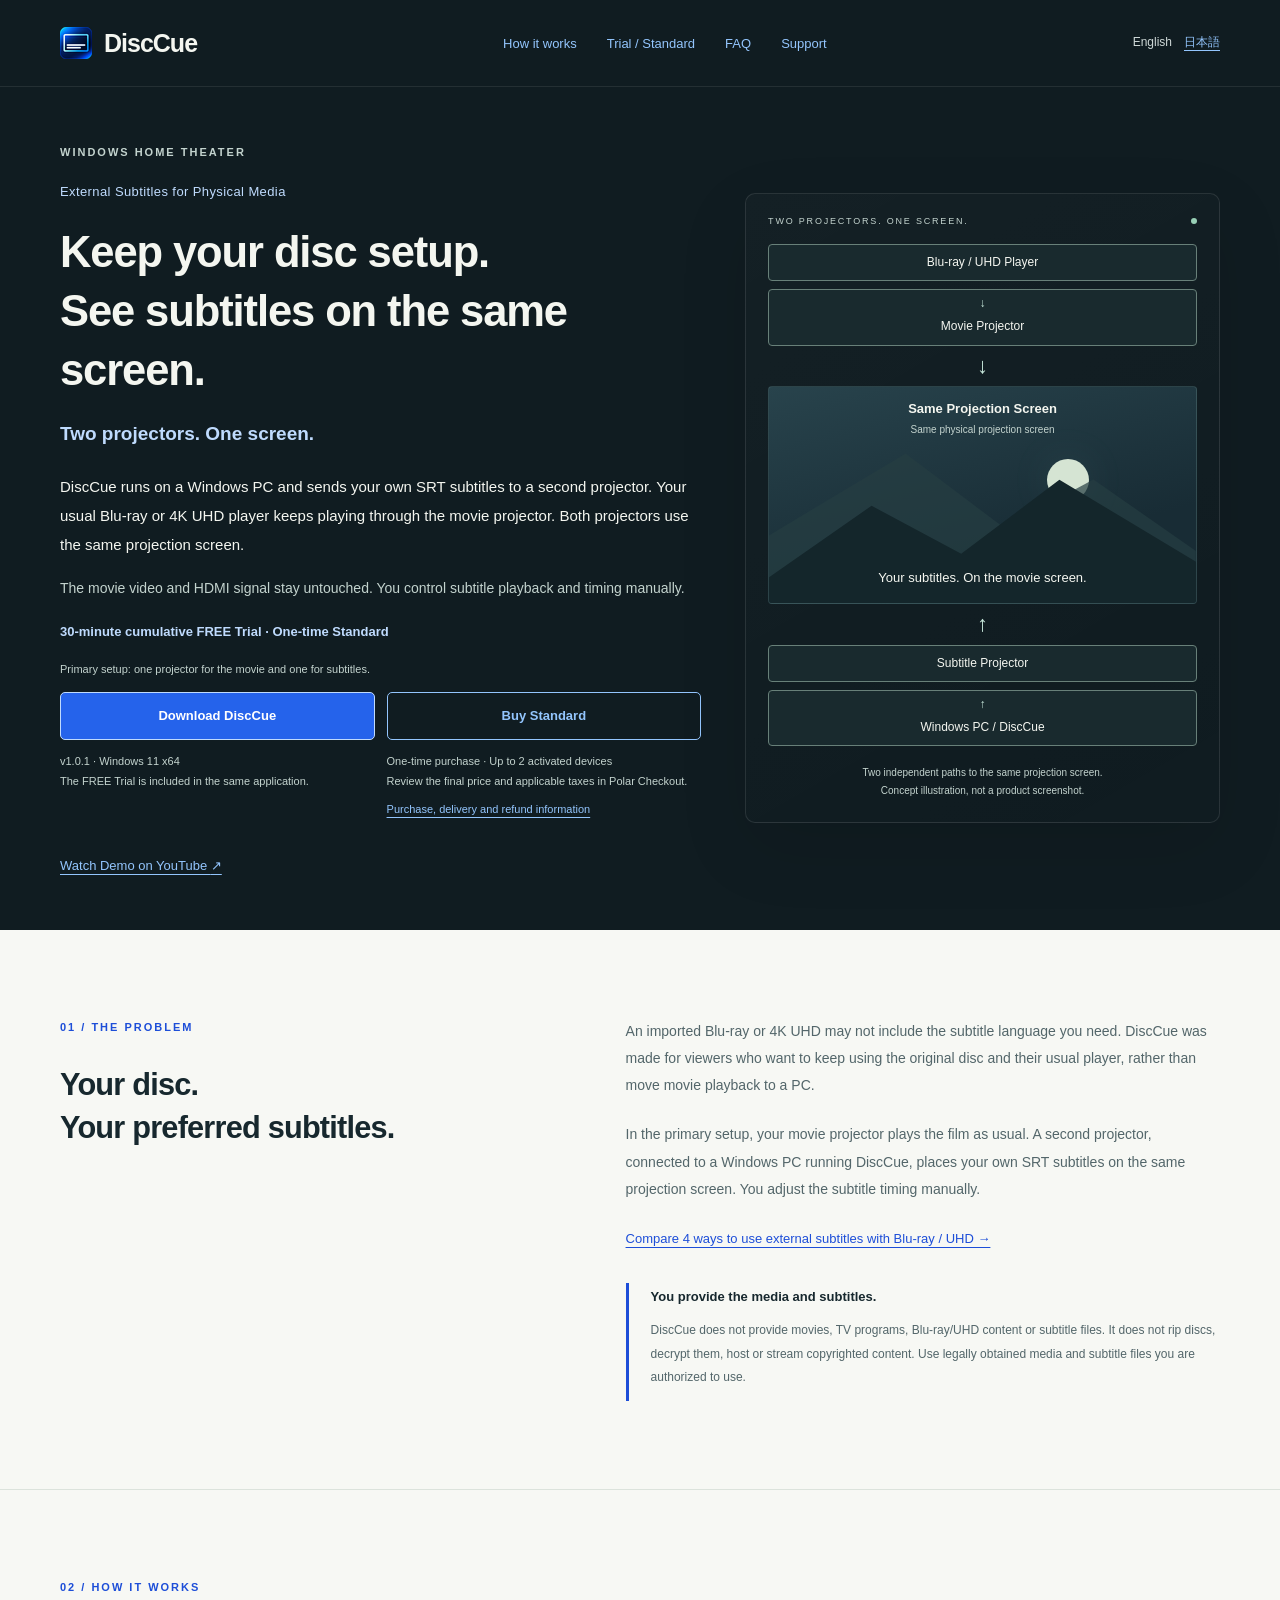
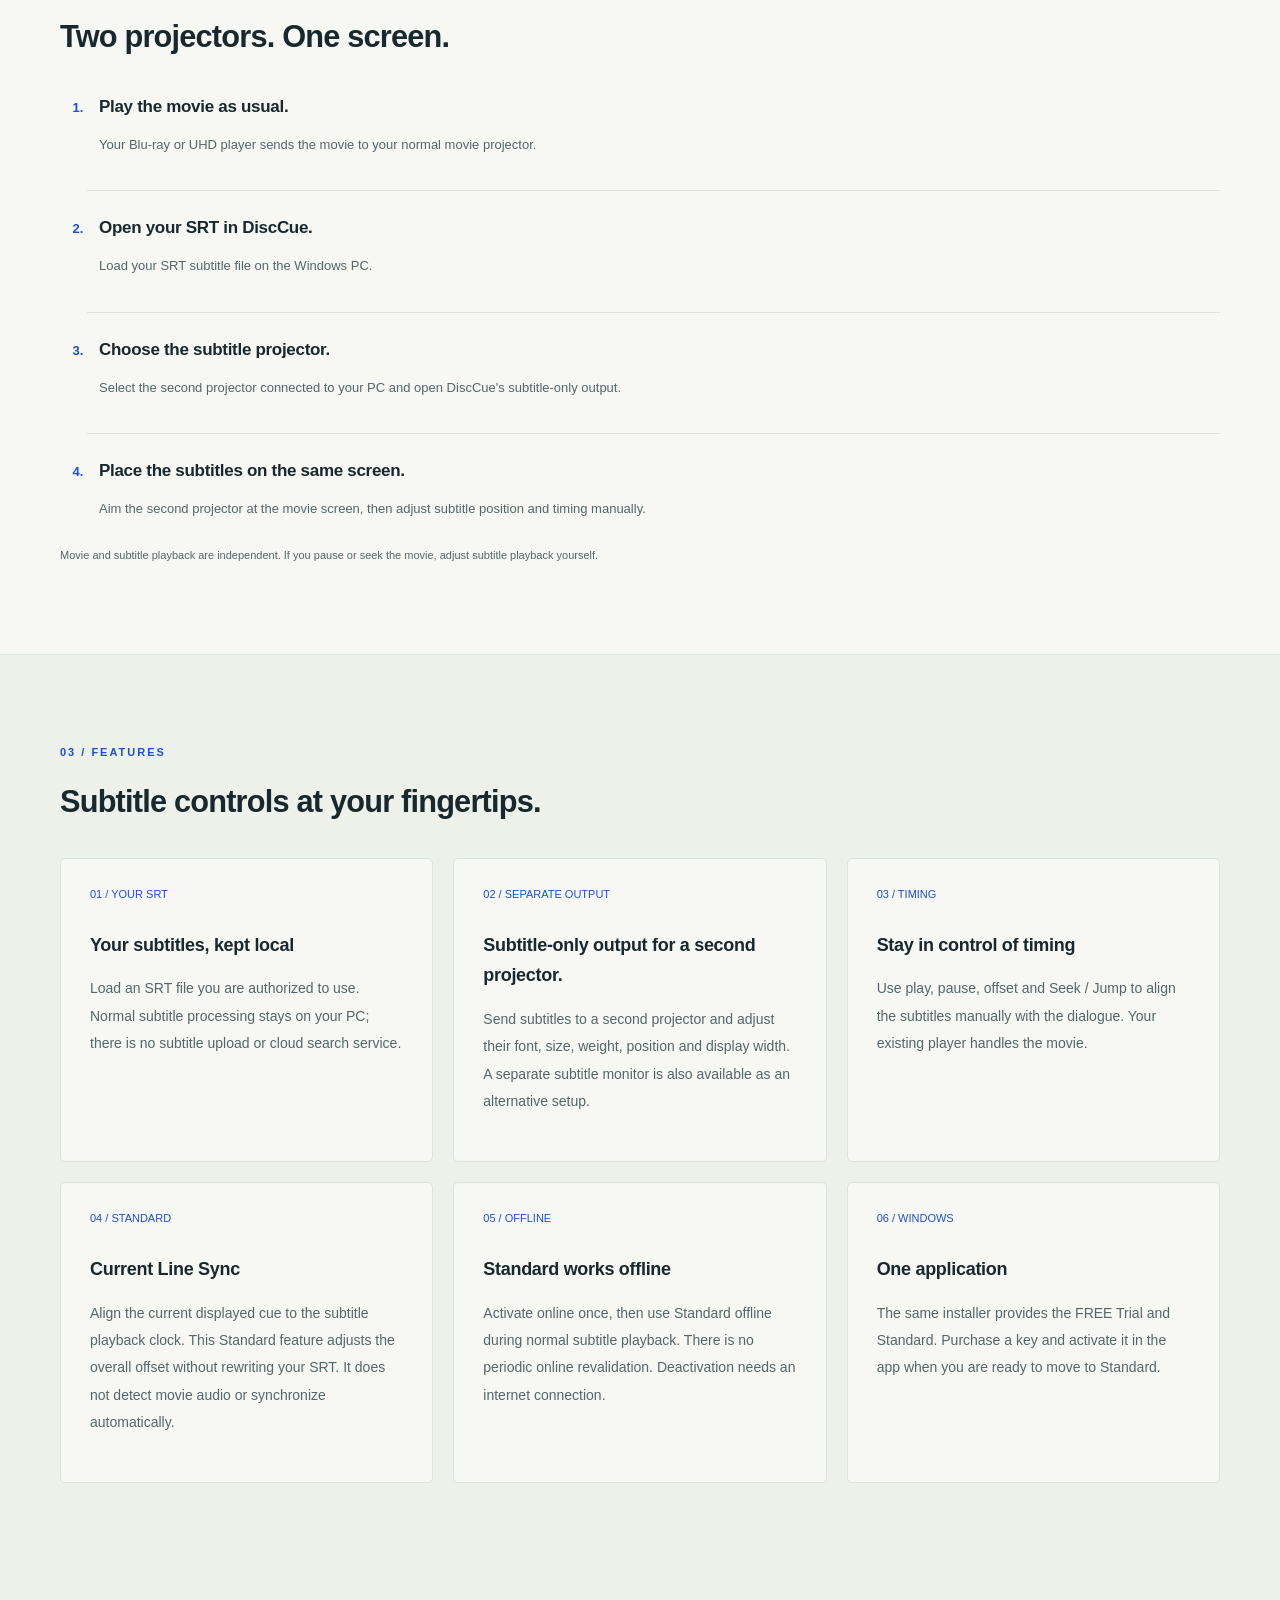
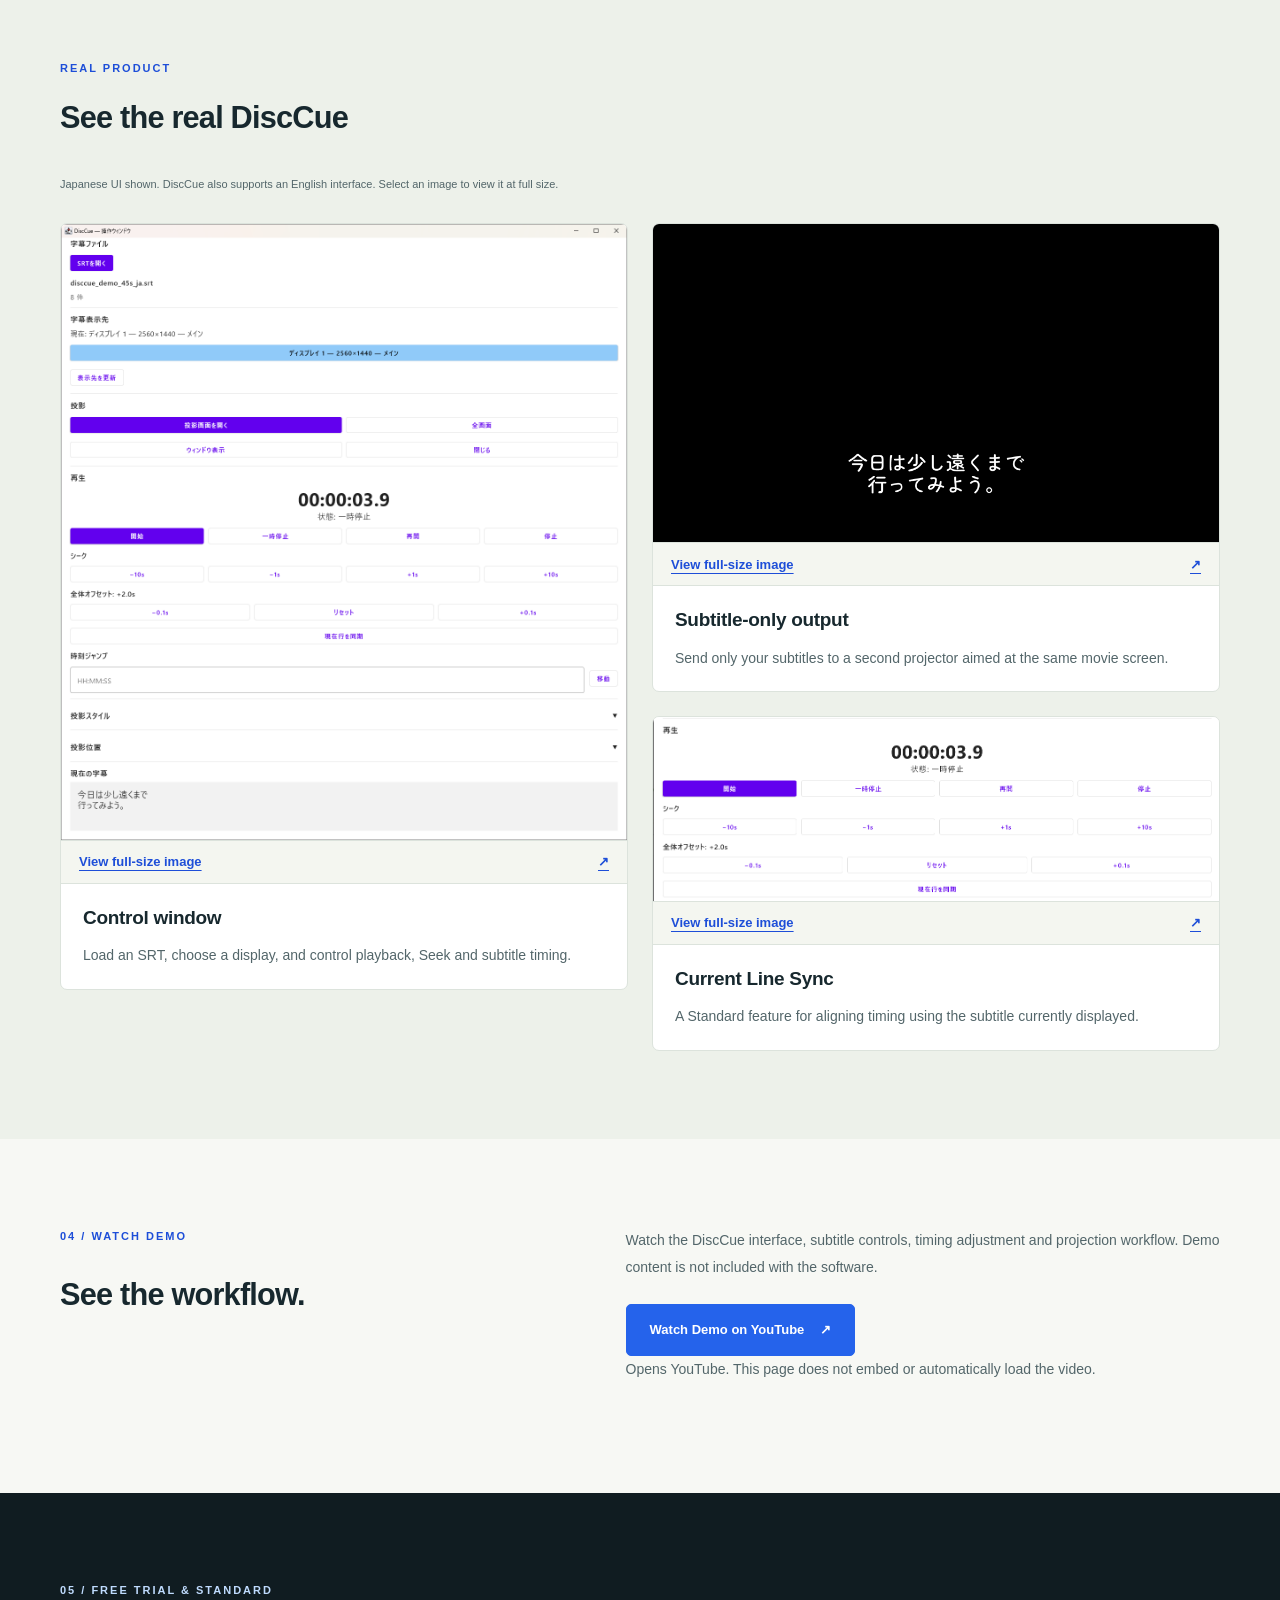
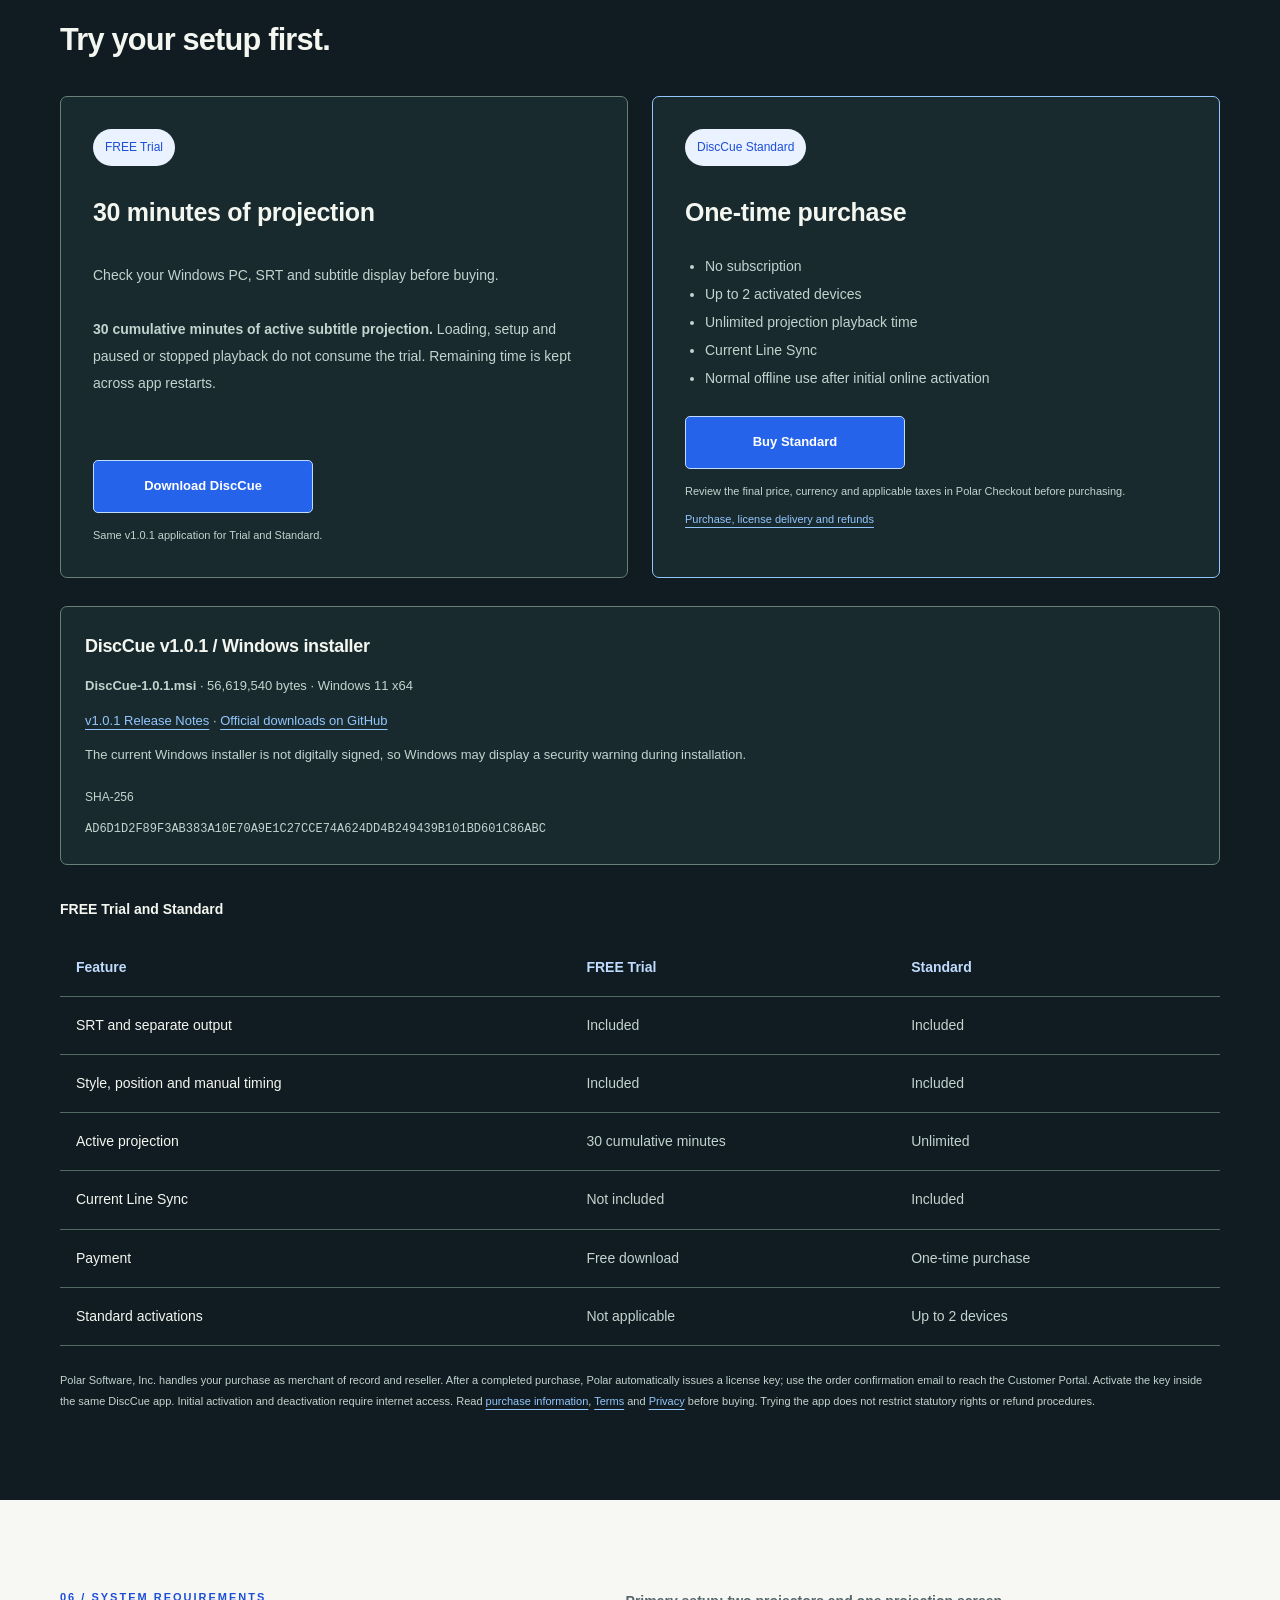
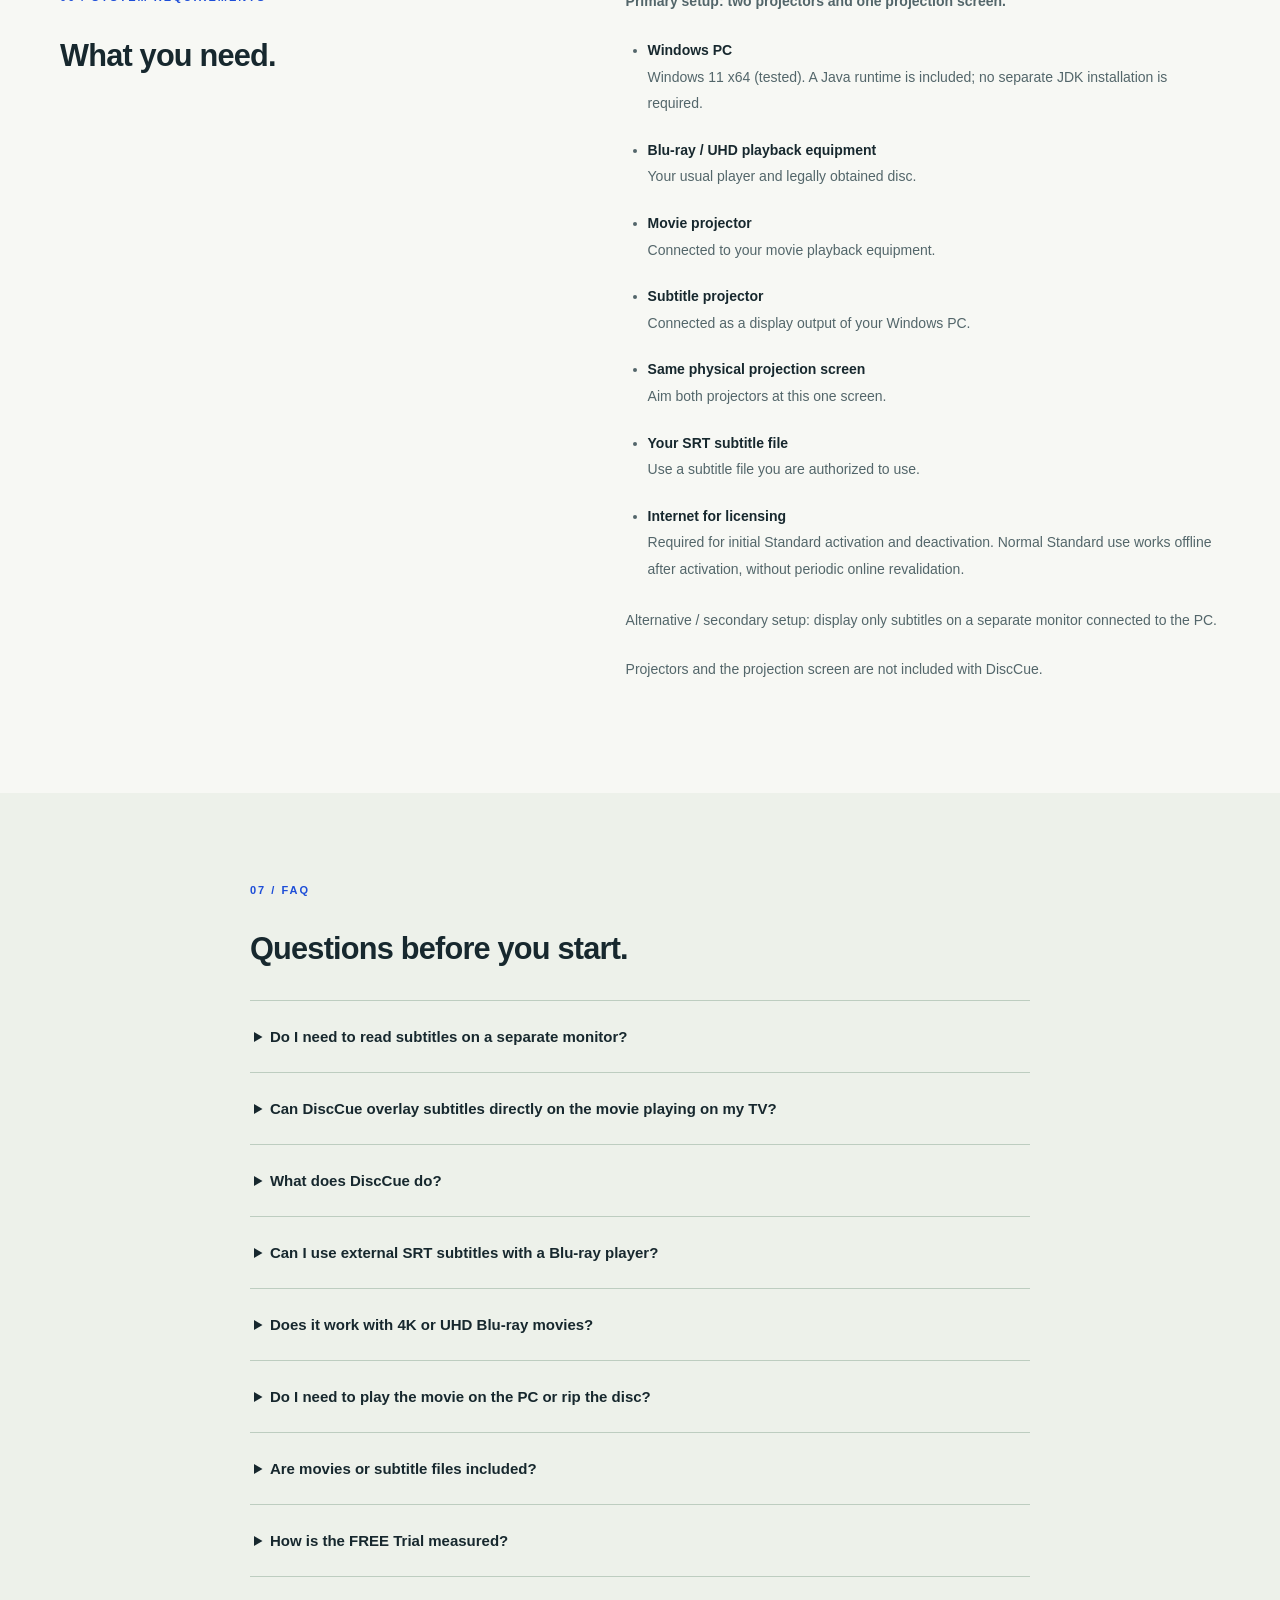
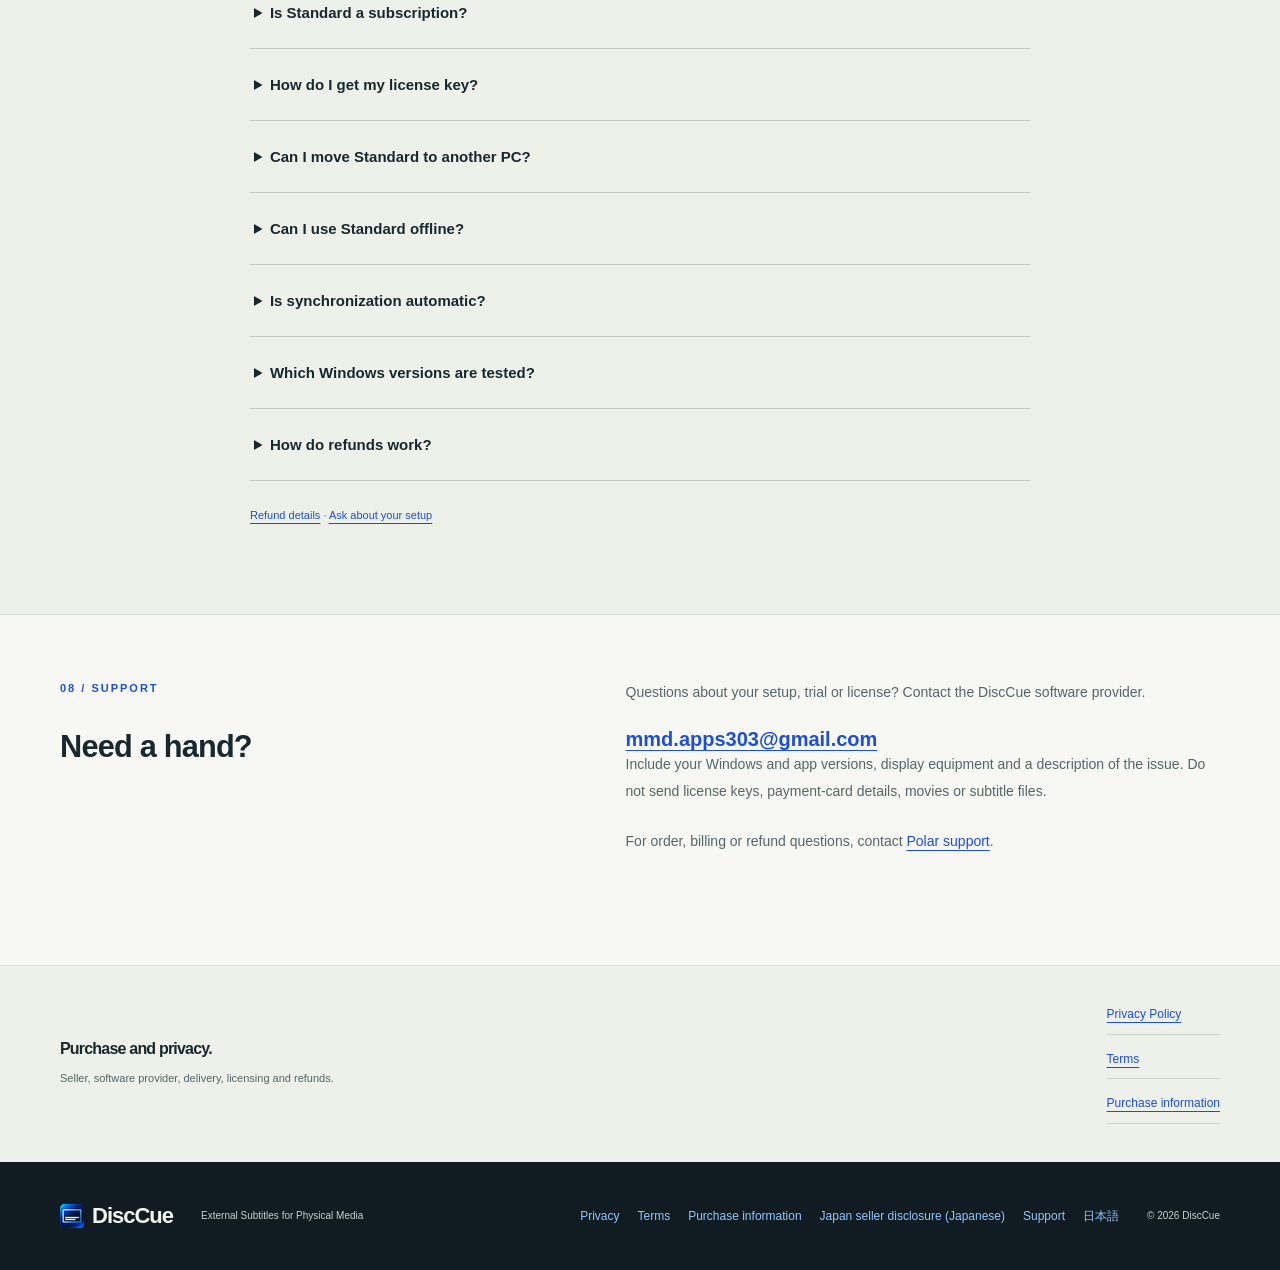
<file: en/index.html>
<!doctype html>
<html lang="en">
<head>
  <meta charset="utf-8">
  <meta name="viewport" content="width=device-width, initial-scale=1">
  <title>DiscCue — External SRT subtitles for Blu-ray and UHD</title>
  <meta name="description" content="DiscCue sends your SRT from a Windows PC to a second projector on the same physical screen as your Blu-ray / UHD movie. Two projectors. Manual timing.">
  <meta name="theme-color" content="#101c21">
  <link rel="canonical" href="https://maguwaidog.github.io/disccue/en/">
  <link rel="alternate" hreflang="ja" href="https://maguwaidog.github.io/disccue/">
  <link rel="alternate" hreflang="en" href="https://maguwaidog.github.io/disccue/en/">
  <link rel="alternate" hreflang="x-default" href="https://maguwaidog.github.io/disccue/">
  <meta property="og:type" content="website">
  <meta property="og:site_name" content="DiscCue">
  <meta property="og:locale" content="en_US">
  <meta property="og:title" content="DiscCue — External SRT subtitles for Blu-ray and UHD">
  <meta property="og:description" content="Your SRT. The same projection screen. Two projectors. One screen. Manual subtitle timing with your usual Blu-ray / UHD player. Cumulative 30-minute FREE Trial.">
  <meta property="og:url" content="https://maguwaidog.github.io/disccue/en/">
  <meta name="twitter:card" content="summary_large_image">
  <meta name="twitter:title" content="DiscCue — External SRT subtitles for Blu-ray and UHD">
  <meta name="twitter:description" content="Your SRT. The same projection screen. Two projectors. One screen. Manual subtitle timing with your usual Blu-ray / UHD player. Cumulative 30-minute FREE Trial.">
  <meta property="og:image" content="https://maguwaidog.github.io/disccue/assets/brand/og-en.png">
  <meta property="og:image:width" content="1200">
  <meta property="og:image:height" content="630">
  <meta property="og:image:type" content="image/png">
  <meta property="og:image:alt" content="Official DiscCue icon. Your SRT. The same projection screen. Two projectors. One screen.">
  <meta name="twitter:image" content="https://maguwaidog.github.io/disccue/assets/brand/og-en.png">
  <meta name="twitter:image:alt" content="Official DiscCue icon. Your SRT. The same projection screen. Two projectors. One screen.">
  <link rel="icon" href="../assets/brand/favicon.ico" type="image/x-icon">
  <link rel="icon" href="../assets/brand/disccue-icon-16.png" sizes="16x16" type="image/png">
  <link rel="icon" href="../assets/brand/disccue-icon-32.png" sizes="32x32" type="image/png">
  <link rel="icon" href="../assets/brand/disccue-icon-48.png" sizes="48x48" type="image/png">
  <link rel="apple-touch-icon" href="../assets/brand/apple-touch-icon.png" sizes="180x180">
  <link rel="stylesheet" href="../assets/styles.css">
  <script defer src="https://cloud.umami.is/script.js" data-website-id="3a92a319-0024-4673-bcca-f7feea1a78dc" data-exclude-search="true" data-exclude-hash="true" data-do-not-track="true" data-domains="maguwaidog.github.io"></script>
</head>
<body>
  <a class="skip-link" href="#main">Skip to content</a>
  <header class="site-header"><div class="wrap header-inner">
    <a class="brand" href="./" aria-label="DiscCue home"><img src="../assets/brand/disccue-icon-32.png" srcset="../assets/brand/disccue-icon-32.png 1x, ../assets/brand/disccue-icon-64.png 2x" width="32" height="32" alt=""><span>DiscCue</span></a>
    <nav aria-label="Main navigation"><a href="#how-it-works">How it works</a><a href="#pricing">Trial / Standard</a><a href="#faq">FAQ</a><a href="#support">Support</a></nav>
    <div class="language-switch" aria-label="Website language"><span lang="en" aria-current="true">English</span><a href="../" lang="ja" hreflang="ja" aria-label="日本語 / Japanese">日本語</a></div>
  </div></header>
  <main id="main">
    <section class="hero"><div class="wrap hero-grid">
      <div class="hero-copy"><p class="eyebrow">WINDOWS HOME THEATER</p><p class="descriptor">External Subtitles for Physical Media</p>
        <h1>Keep your disc setup.<br>See subtitles on the same screen.</h1>
        <p class="hero-promise">Two projectors. One screen.</p>
        <p class="lead">DiscCue runs on a Windows PC and sends your own SRT subtitles to a second projector. Your usual Blu-ray or 4K UHD player keeps playing through the movie projector. Both projectors use the same projection screen.</p>
        <p class="hero-detail">The movie video and HDMI signal stay untouched. You control subtitle playback and timing manually.</p>
        <p class="offer-summary">30-minute cumulative FREE Trial · One-time Standard</p>
        <p class="cta-note setup-note">Primary setup: one projector for the movie and one for subtitles.</p>
        <div class="cta-group" aria-label="Try or purchase DiscCue">
          <div class="cta-item"><a class="button" href="https://github.com/maguwaidog/DiscCue-Releases/releases/download/v1.0.1/DiscCue-1.0.1.msi" data-umami-event="download_hero_click" aria-describedby="download-note">Download DiscCue</a><p id="download-note" class="cta-note">v1.0.1 · Windows 11 x64<br>The FREE Trial is included in the same application.</p></div>
          <div class="cta-item"><a class="button button-outline" href="https://buy.polar.sh/polar_cl_TDCBYYSAvUdgNv5AkaE9ONiixadWXCWjz7tw21eu6fU" data-umami-event="checkout_hero_click" aria-describedby="purchase-note">Buy Standard</a><p id="purchase-note" class="cta-note">One-time purchase · Up to 2 activated devices<br>Review the final price and applicable taxes in Polar Checkout.<br><a href="purchase.html">Purchase, delivery and refund information</a></p></div>
        </div>
        <a class="text-link" href="https://www.youtube.com/watch?v=ijT8DTnvG0c" data-umami-event="demo_hero_click">Watch Demo on YouTube <span aria-hidden="true">↗</span></a>
      </div>
      <figure class="concept same-screen-concept" aria-labelledby="concept-caption">
        <div class="concept-top"><span>TWO PROJECTORS. ONE SCREEN.</span><span class="small-dot" aria-hidden="true"></span></div>
        <ol class="projection-path movie-path" aria-label="Movie path"><li>Blu-ray / UHD Player</li><li>Movie Projector</li></ol>
        <div class="projection-arrow" aria-hidden="true">↓</div>
        <div class="screen-art shared-screen"><div aria-hidden="true"><div class="moon"></div><div class="ridge ridge-back"></div><div class="ridge ridge-front"></div></div><span class="shared-screen-label">Same Projection Screen<br><span>Same physical projection screen</span></span><p class="projected-subtitles">Your subtitles. On the movie screen.</p></div>
        <div class="projection-arrow" aria-hidden="true">↑</div>
        <ol class="projection-path subtitle-path" aria-label="Subtitle path"><li>Windows PC / DiscCue</li><li>Subtitle Projector</li></ol>
        <figcaption id="concept-caption">Two independent paths to the same projection screen.<br>Concept illustration, not a product screenshot.</figcaption>
      </figure>
    </div></section>

    <section class="section product" id="problem"><div class="wrap product-grid"><div><p class="eyebrow">01 / THE PROBLEM</p><h2>Your disc.<br>Your preferred subtitles.</h2></div><div class="prose"><p>An imported Blu-ray or 4K UHD may not include the subtitle language you need. DiscCue was made for viewers who want to keep using the original disc and their usual player, rather than move movie playback to a PC.</p><p>In the primary setup, your movie projector plays the film as usual. A second projector, connected to a Windows PC running DiscCue, places your own SRT subtitles on the same projection screen. You adjust the subtitle timing manually.</p><p><a class="text-link" href="guides/blu-ray-external-subtitles/" data-umami-event="guide_intro_click">Compare 4 ways to use external subtitles with Blu-ray / UHD →</a></p><div class="content-notice"><strong>You provide the media and subtitles.</strong><p>DiscCue does not provide movies, TV programs, Blu-ray/UHD content or subtitle files. It does not rip discs, decrypt them, host or stream copyrighted content. Use legally obtained media and subtitle files you are authorized to use.</p></div></div></div></section>

    <section class="section how-section" id="how-it-works"><div class="wrap">
      <div class="section-heading"><div><p class="eyebrow">02 / HOW IT WORKS</p><h2>Two projectors. One screen.</h2></div></div>
      <ol class="setup-steps">
        <li><h3>Play the movie as usual.</h3><p>Your Blu-ray or UHD player sends the movie to your normal movie projector.</p></li>
        <li><h3>Open your SRT in DiscCue.</h3><p>Load your SRT subtitle file on the Windows PC.</p></li>
        <li><h3>Choose the subtitle projector.</h3><p>Select the second projector connected to your PC and open DiscCue's subtitle-only output.</p></li>
        <li><h3>Place the subtitles on the same screen.</h3><p>Aim the second projector at the movie screen, then adjust subtitle position and timing manually.</p></li>
      </ol>
      <p class="section-note">Movie and subtitle playback are independent. If you pause or seek the movie, adjust subtitle playback yourself.</p>
    </div></section>

    <section class="section features" id="features"><div class="wrap"><div class="section-heading"><div><p class="eyebrow">03 / FEATURES</p><h2>Subtitle controls at your fingertips.</h2></div></div><div class="feature-grid">
        <article class="feature-card"><span class="feature-number">01 / YOUR SRT</span><h3>Your subtitles, kept local</h3><p>Load an SRT file you are authorized to use. Normal subtitle processing stays on your PC; there is no subtitle upload or cloud search service.</p></article>
        <article class="feature-card"><span class="feature-number">02 / SEPARATE OUTPUT</span><h3>Subtitle-only output for a second projector.</h3><p>Send subtitles to a second projector and adjust their font, size, weight, position and display width. A separate subtitle monitor is also available as an alternative setup.</p></article>
        <article class="feature-card"><span class="feature-number">03 / TIMING</span><h3>Stay in control of timing</h3><p>Use play, pause, offset and Seek / Jump to align the subtitles manually with the dialogue. Your existing player handles the movie.</p></article>
        <article class="feature-card"><span class="feature-number">04 / STANDARD</span><h3>Current Line Sync</h3><p>Align the current displayed cue to the subtitle playback clock. This Standard feature adjusts the overall offset without rewriting your SRT. It does not detect movie audio or synchronize automatically.</p></article>
        <article class="feature-card"><span class="feature-number">05 / OFFLINE</span><h3>Standard works offline</h3><p>Activate online once, then use Standard offline during normal subtitle playback. There is no periodic online revalidation. Deactivation needs an internet connection.</p></article>
        <article class="feature-card"><span class="feature-number">06 / WINDOWS</span><h3>One application</h3><p>The same installer provides the FREE Trial and Standard. Purchase a key and activate it in the app when you are ready to move to Standard.</p></article>
    </div></div></section>

    <section class="section product-shots" id="real-product"><div class="wrap">
      <div class="section-heading"><div><p class="eyebrow">REAL PRODUCT</p><h2>See the real DiscCue</h2></div></div>
      <p class="section-note product-shot-note">Japanese UI shown. DiscCue also supports an English interface. Select an image to view it at full size.</p>
      <div class="product-shot-grid">
      <figure class="product-shot product-shot-featured">
        <a class="product-shot-link" href="../assets/screenshots/disccue-operation-window.webp" aria-describedby="product-shot-caption-1">
          <img src="../assets/screenshots/disccue-operation-window.webp" width="1280" height="1392" style="aspect-ratio:1280/1392" alt="DiscCue control window with a demo SRT loaded, display selection, projection, playback, Seek, global offset and the current subtitle." loading="lazy" decoding="async">
          <span class="product-shot-action">View full-size image <span aria-hidden="true">↗</span></span>
        </a>
        <figcaption id="product-shot-caption-1"><h3>Control window</h3><p>Load an SRT, choose a display, and control playback, Seek and subtitle timing.</p></figcaption>
      </figure>
      <figure class="product-shot">
        <a class="product-shot-link" href="../assets/screenshots/disccue-subtitle-output.webp" aria-describedby="product-shot-caption-2">
          <img src="../assets/screenshots/disccue-subtitle-output.webp" width="2048" height="1152" style="aspect-ratio:2048/1152" alt="Two lines of Japanese demo subtitles near the bottom of a black subtitle-only output: “今日は少し遠くまで / 行ってみよう。”" loading="lazy" decoding="async">
          <span class="product-shot-action">View full-size image <span aria-hidden="true">↗</span></span>
        </a>
        <figcaption id="product-shot-caption-2"><h3>Subtitle-only output</h3><p>Send only your subtitles to a second projector aimed at the same movie screen.</p></figcaption>
      </figure>
      <figure class="product-shot">
        <a class="product-shot-link" href="../assets/screenshots/disccue-current-line-sync.webp" aria-describedby="product-shot-caption-3">
          <img src="../assets/screenshots/disccue-current-line-sync.webp" width="1277" height="414" style="aspect-ratio:1277/414" alt="Current Line Sync controls with playback time 00:00:03.9, Seek, a +2.0-second global offset, ±0.1-second adjustments and Sync Current Line." loading="lazy" decoding="async">
          <span class="product-shot-action">View full-size image <span aria-hidden="true">↗</span></span>
        </a>
        <figcaption id="product-shot-caption-3"><h3>Current Line Sync</h3><p>A Standard feature for aligning timing using the subtitle currently displayed.</p></figcaption>
      </figure>
      </div>
    </div></section>

    <section class="section" id="demo"><div class="wrap product-grid"><div><p class="eyebrow">04 / WATCH DEMO</p><h2>See the workflow.</h2></div><div class="prose"><p>Watch the DiscCue interface, subtitle controls, timing adjustment and projection workflow. Demo content is not included with the software.</p><a class="button" href="https://www.youtube.com/watch?v=ijT8DTnvG0c" data-umami-event="demo_section_click">Watch Demo on YouTube <span aria-hidden="true">↗</span></a><p class="section-note">Opens YouTube. This page does not embed or automatically load the video.</p></div></div></section>

    <section class="section pricing-section" id="pricing"><div class="wrap"><div class="section-heading"><div><p class="eyebrow">05 / FREE TRIAL &amp; STANDARD</p><h2>Try your setup first.</h2></div></div><div class="plan-grid">
      <article class="plan-card"><p class="pill">FREE Trial</p><h3>30 minutes of projection</h3><p>Check your Windows PC, SRT and subtitle display before buying.</p><p><strong>30 cumulative minutes of active subtitle projection.</strong> Loading, setup and paused or stopped playback do not consume the trial. Remaining time is kept across app restarts.</p><a class="button" href="https://github.com/maguwaidog/DiscCue-Releases/releases/download/v1.0.1/DiscCue-1.0.1.msi" data-umami-event="download_pricing_click" aria-describedby="trial-plan-note">Download DiscCue</a><p id="trial-plan-note" class="cta-note">Same v1.0.1 application for Trial and Standard.</p></article>
      <article class="plan-card standard-card"><p class="pill">DiscCue Standard</p><h3>One-time purchase</h3><ul class="plan-facts"><li>No subscription</li><li>Up to 2 activated devices</li><li>Unlimited projection playback time</li><li>Current Line Sync</li><li>Normal offline use after initial online activation</li></ul><a class="button" href="https://buy.polar.sh/polar_cl_TDCBYYSAvUdgNv5AkaE9ONiixadWXCWjz7tw21eu6fU" data-umami-event="checkout_pricing_click" aria-describedby="standard-plan-note">Buy Standard</a><p id="standard-plan-note" class="cta-note">Review the final price, currency and applicable taxes in Polar Checkout before purchasing.<br><a href="purchase.html">Purchase, license delivery and refunds</a></p></article>
    </div>
    <div class="download-info" id="download-details"><h3>DiscCue v1.0.1 / Windows installer</h3><p><strong>DiscCue-1.0.1.msi</strong> · 56,619,540 bytes · Windows 11 x64</p><p><a href="https://github.com/maguwaidog/DiscCue-Releases/releases/tag/v1.0.1">v1.0.1 Release Notes</a> · <a href="https://github.com/maguwaidog/DiscCue-Releases">Official downloads on GitHub</a></p><p>The current Windows installer is not digitally signed, so Windows may display a security warning during installation.</p><p class="checksum-label">SHA-256</p><code class="checksum">AD6D1D2F89F3AB383A10E70A9E1C27CCE74A624DD4B249439B101BD601C86ABC</code></div>
    <div class="comparison"><table><caption>FREE Trial and Standard</caption><thead><tr><th scope="col">Feature</th><th scope="col">FREE Trial</th><th scope="col">Standard</th></tr></thead><tbody><tr><th scope="row">SRT and separate output</th><td>Included</td><td>Included</td></tr><tr><th scope="row">Style, position and manual timing</th><td>Included</td><td>Included</td></tr><tr><th scope="row">Active projection</th><td>30 cumulative minutes</td><td>Unlimited</td></tr><tr><th scope="row">Current Line Sync</th><td>Not included</td><td>Included</td></tr><tr><th scope="row">Payment</th><td>Free download</td><td>One-time purchase</td></tr><tr><th scope="row">Standard activations</th><td>Not applicable</td><td>Up to 2 devices</td></tr></tbody></table></div>
    <p class="section-note">Polar Software, Inc. handles your purchase as merchant of record and reseller. After a completed purchase, Polar automatically issues a license key; use the order confirmation email to reach the Customer Portal. Activate the key inside the same DiscCue app. Initial activation and deactivation require internet access. Read <a href="purchase.html">purchase information</a>, <a href="terms.html">Terms</a> and <a href="privacy.html">Privacy</a> before buying. Trying the app does not restrict statutory rights or refund procedures.</p></div></section>

    <section class="section requirements-section" id="requirements"><div class="wrap product-grid">
      <div><p class="eyebrow">06 / SYSTEM REQUIREMENTS</p><h2>What you need.</h2></div>
      <div class="prose"><p><strong>Primary setup: two projectors and one projection screen.</strong></p><ul class="requirements-list"><li><strong>Windows PC</strong><br>Windows 11 x64 (tested). A Java runtime is included; no separate JDK installation is required.</li><li><strong>Blu-ray / UHD playback equipment</strong><br>Your usual player and legally obtained disc.</li><li><strong>Movie projector</strong><br>Connected to your movie playback equipment.</li><li><strong>Subtitle projector</strong><br>Connected as a display output of your Windows PC.</li><li><strong>Same physical projection screen</strong><br>Aim both projectors at this one screen.</li><li><strong>Your SRT subtitle file</strong><br>Use a subtitle file you are authorized to use.</li><li><strong>Internet for licensing</strong><br>Required for initial Standard activation and deactivation. Normal Standard use works offline after activation, without periodic online revalidation.</li></ul><p>Alternative / secondary setup: display only subtitles on a separate monitor connected to the PC.</p><p>Projectors and the projection screen are not included with DiscCue.</p></div>
    </div></section>

    <section class="section faq-section" id="faq"><div class="wrap document-wrap"><p class="eyebrow">07 / FAQ</p><h2>Questions before you start.</h2><div class="faq-list">
        <details><summary>Do I need to read subtitles on a separate monitor?</summary><p>Not in the primary setup. One projector shows the movie, while a second projector connected to your Windows PC places only the subtitles on the same projection screen. A separate subtitle monitor is an alternative, not a requirement for that two-projector setup.</p></details>
        <details><summary>Can DiscCue overlay subtitles directly on the movie playing on my TV?</summary><p>Not currently. DiscCue does not intercept or modify the movie's HDMI signal, or insert subtitles into it. Its primary same-screen setup uses two projectors, one for the movie and one for subtitles.</p></details>
        <details><summary>What does DiscCue do?</summary><p>DiscCue is a Windows app that loads your own SRT subtitles and sends them to a subtitle projector. In the primary setup, two projectors put the movie and subtitles on the same physical projection screen. You control subtitle styling, position, playback and timing manually. DiscCue does not play the movie or intercept or modify its HDMI signal.</p></details>
        <details><summary>Can I use external SRT subtitles with a Blu-ray player?</summary><p>Yes, using a Windows PC and a second projector for subtitles. Your Blu-ray or UHD player continues playing the disc through the movie projector. Both projectors use the same screen. DiscCue does not send subtitles into the player or add a digital overlay to its HDMI signal.</p></details>
        <details><summary>Does it work with 4K or UHD Blu-ray movies?</summary><p>The movie continues through your existing UHD playback equipment. DiscCue handles only the separate subtitle output, so it does not process the movie resolution, HDR or audio. It is not a disc player or ripping tool.</p></details>
        <details><summary>Do I need to play the movie on the PC or rip the disc?</summary><p>No. You can keep playing the legally obtained disc on your existing equipment. DiscCue does not rip discs, decrypt them or stream copyrighted content.</p></details>
        <details><summary>Are movies or subtitle files included?</summary><p>No. Supply legally obtained media and SRT files you are authorized to use. Subtitle downloads, translation and cloud search are not included.</p></details>
        <details><summary>How is the FREE Trial measured?</summary><p>It provides 30 cumulative minutes of active subtitle projection. Loading, setup and paused or stopped playback do not consume it. Remaining time survives app restarts; projection playback pauses when the trial is exhausted. Current Line Sync is a Standard feature.</p></details>
        <details><summary>Is Standard a subscription?</summary><p>No. Standard is a one-time purchase for up to two activated devices. Review the final price, currency and applicable taxes in Polar Checkout before paying.</p></details>
        <details><summary>How do I get my license key?</summary><p>After your purchase is completed, Polar automatically issues the key. Follow the instructions in the order confirmation email to access the Customer Portal and view or copy it. Activate it inside the same DiscCue app; there is no separate Standard installer.</p></details>
        <details><summary>Can I move Standard to another PC?</summary><p>Yes. Connect the current PC to the internet and deactivate it to release an activation slot, then activate the new PC. Up to two devices may be activated.</p></details>
        <details><summary>Can I use Standard offline?</summary><p>Yes, after initial online activation. Normal subtitle use is offline, without periodic online revalidation. Initial activation and deactivation require an internet connection.</p></details>
        <details><summary>Is synchronization automatic?</summary><p>No. Use playback controls, offset and Seek / Jump to align subtitles manually. Current Line Sync corrects the offset using the current displayed cue; it does not listen to the movie or control your player. Movie pause and seek are not followed automatically; adjust subtitle playback yourself.</p></details>
        <details><summary>Which Windows versions are tested?</summary><p>Windows 11 x64. A Java runtime is included, so you do not need a separate JDK. Use the free trial to check your PC, display and SRT before purchasing.</p></details>
        <details><summary>How do refunds work?</summary><p>Contact Polar support within 10 days of the transaction date with your order number and reason. Polar reviews requests at its discretion; this is not a money-back guarantee and does not limit non-waivable rights or other remedies. Read the purchase information page for details.</p></details>
    </div><p class="section-note"><a href="purchase.html#refund">Refund details</a> · <a href="mailto:mmd.apps303@gmail.com">Ask about your setup</a></p></div></section>

    <section class="section contact-section" id="support"><div class="wrap contact-grid"><div><p class="eyebrow">08 / SUPPORT</p><h2>Need a hand?</h2></div><div class="prose"><p>Questions about your setup, trial or license? Contact the DiscCue software provider.</p><a class="support-email" href="mailto:mmd.apps303@gmail.com">mmd.apps303@gmail.com</a><p>Include your Windows and app versions, display equipment and a description of the issue. Do not send license keys, payment-card details, movies or subtitle files.</p><p>For order, billing or refund questions, contact <a href="mailto:support@polar.sh">Polar support</a>.</p></div></div></section>
    <section class="policy-strip"><div class="wrap policy-grid"><div><h2>Purchase and privacy.</h2><p>Seller, software provider, delivery, licensing and refunds.</p></div><div class="policy-links"><a href="privacy.html">Privacy Policy</a><a href="terms.html">Terms</a><a href="purchase.html">Purchase information</a></div></div></section>
  </main>
  <footer class="site-footer"><div class="wrap footer-inner"><a class="brand" href="./"><img src="../assets/brand/disccue-icon-24.png" srcset="../assets/brand/disccue-icon-24.png 1x, ../assets/brand/disccue-icon-48.png 2x" width="24" height="24" alt=""><span>DiscCue</span></a><p>External Subtitles for Physical Media</p><nav class="footer-links" aria-label="Policies and support"><a href="privacy.html">Privacy</a><a href="terms.html">Terms</a><a href="purchase.html">Purchase information</a><a href="../tokushoho.html" lang="en">Japan seller disclosure (Japanese)</a><a href="./#support">Support</a><a href="../" lang="ja" hreflang="ja" aria-label="日本語 / Japanese">日本語</a></nav><span>© 2026 DiscCue</span></div></footer>
</body>
</html>
</file>
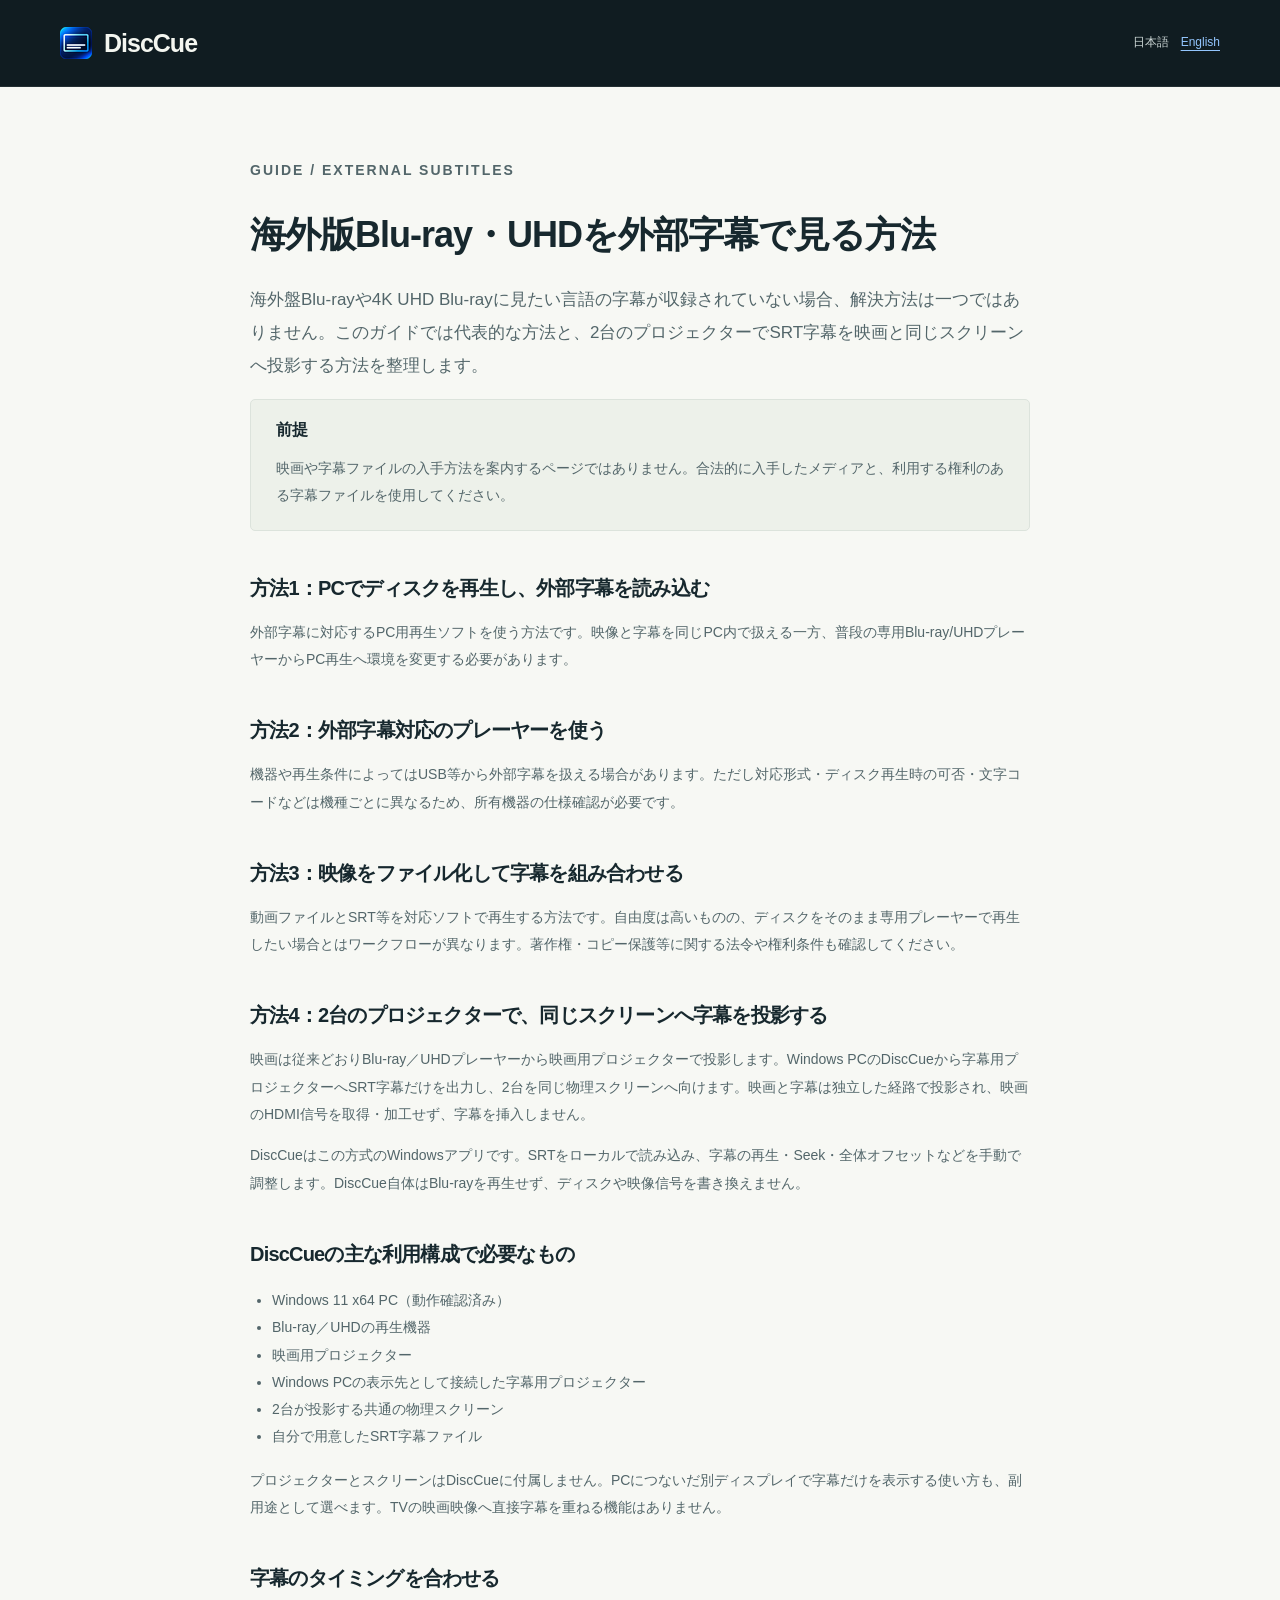
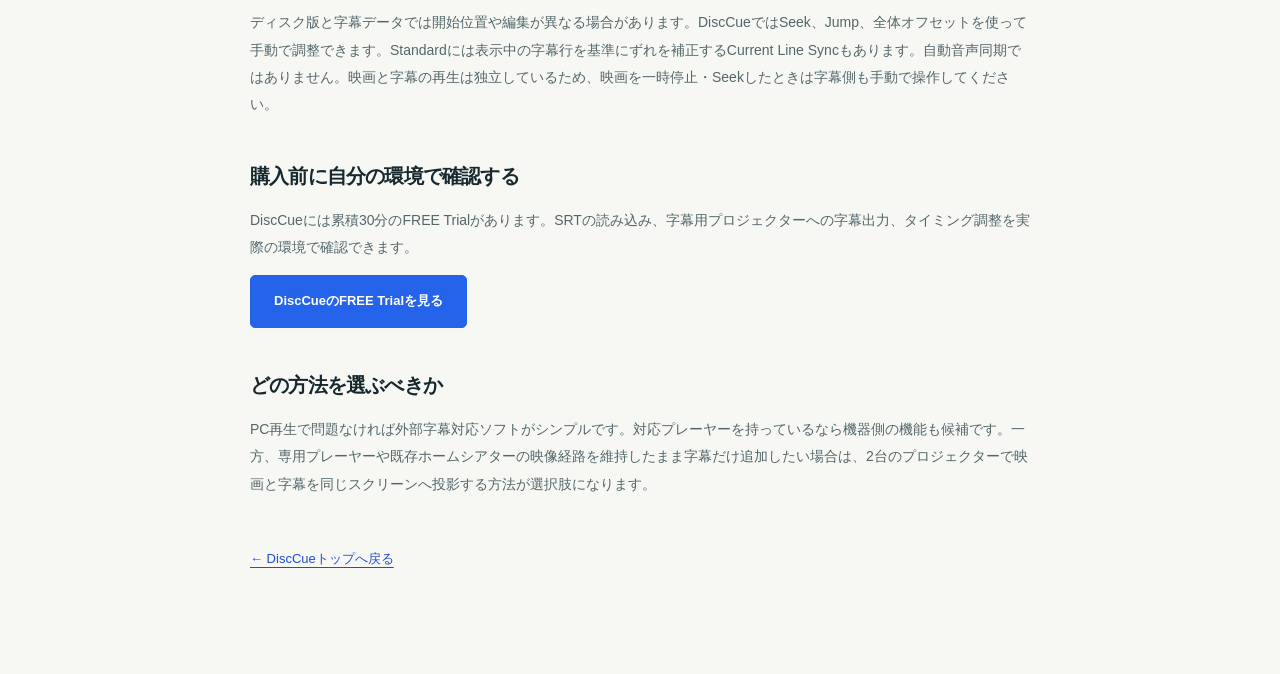
<file: guides/blu-ray-external-subtitles/index.html>
<!doctype html>
<html lang="ja"><head><meta charset="utf-8"><meta name="viewport" content="width=device-width, initial-scale=1">
<meta name="description" content="海外版Blu-ray・4K UHDを外部字幕で見る主な方法を比較。PC再生、対応プレーヤー、リッピング、2台のプロジェクターで映画と字幕を同じ物理スクリーンへ投影する方法を解説します。">
<title>海外版Blu-ray・UHDを外部字幕で見る方法｜リッピングせずSRT字幕を表示 | DiscCue</title>
<link rel="canonical" href="https://maguwaidog.github.io/disccue/guides/blu-ray-external-subtitles/">
<link rel="alternate" hreflang="ja" href="https://maguwaidog.github.io/disccue/guides/blu-ray-external-subtitles/"><link rel="alternate" hreflang="en" href="https://maguwaidog.github.io/disccue/en/guides/blu-ray-external-subtitles/"><link rel="alternate" hreflang="x-default" href="https://maguwaidog.github.io/disccue/en/guides/blu-ray-external-subtitles/">
<meta property="og:type" content="website">
  <meta property="og:site_name" content="DiscCue">
  <meta property="og:locale" content="ja_JP">
  <meta property="og:title" content="海外版Blu-ray・UHDを外部字幕で見る方法｜リッピングせずSRT字幕を表示 | DiscCue">
  <meta property="og:description" content="海外版Blu-ray・4K UHDを外部字幕で見る主な方法を比較。PC再生、対応プレーヤー、リッピング、2台のプロジェクターで映画と字幕を同じ物理スクリーンへ投影する方法を解説します。">
  <meta property="og:url" content="https://maguwaidog.github.io/disccue/guides/blu-ray-external-subtitles/">
  <meta name="twitter:card" content="summary_large_image">
  <meta name="twitter:title" content="海外版Blu-ray・UHDを外部字幕で見る方法｜リッピングせずSRT字幕を表示 | DiscCue">
  <meta name="twitter:description" content="海外版Blu-ray・4K UHDを外部字幕で見る主な方法を比較。PC再生、対応プレーヤー、リッピング、2台のプロジェクターで映画と字幕を同じ物理スクリーンへ投影する方法を解説します。">
  <meta property="og:image" content="https://maguwaidog.github.io/disccue/assets/brand/og-ja.png">
  <meta property="og:image:width" content="1200">
  <meta property="og:image:height" content="630">
  <meta property="og:image:type" content="image/png">
  <meta property="og:image:alt" content="DiscCueの正式アイコン。自分のSRTを、映画と同じスクリーンへ。Two projectors. One screen.">
  <meta name="twitter:image" content="https://maguwaidog.github.io/disccue/assets/brand/og-ja.png">
  <meta name="twitter:image:alt" content="DiscCueの正式アイコン。自分のSRTを、映画と同じスクリーンへ。Two projectors. One screen.">
  <link rel="icon" href="../../assets/brand/favicon.ico" type="image/x-icon">
  <link rel="icon" href="../../assets/brand/disccue-icon-16.png" sizes="16x16" type="image/png">
  <link rel="icon" href="../../assets/brand/disccue-icon-32.png" sizes="32x32" type="image/png">
  <link rel="icon" href="../../assets/brand/disccue-icon-48.png" sizes="48x48" type="image/png">
  <link rel="apple-touch-icon" href="../../assets/brand/apple-touch-icon.png" sizes="180x180"><link rel="stylesheet" href="../../assets/styles.css">
<script defer src="https://cloud.umami.is/script.js" data-website-id="3a92a319-0024-4673-bcca-f7feea1a78dc" data-exclude-search="true" data-exclude-hash="true" data-do-not-track="true" data-domains="maguwaidog.github.io"></script>
</head>
<body><a class="skip-link" href="#main">本文へ移動</a><header class="site-header"><div class="wrap header-inner"><a class="brand" href="../../"><img src="../../assets/brand/disccue-icon-32.png" srcset="../../assets/brand/disccue-icon-32.png 1x, ../../assets/brand/disccue-icon-64.png 2x" width="32" height="32" alt=""><span>DiscCue</span></a><div class="language-switch"><span lang="ja" aria-current="true">日本語</span><a href="../../en/guides/blu-ray-external-subtitles/" lang="en">English</a></div></div></header>
<main id="main" class="document-main"><article class="wrap document-wrap"><p class="eyebrow">GUIDE / EXTERNAL SUBTITLES</p><h1>海外版Blu-ray・UHDを外部字幕で見る方法</h1><p class="document-intro">海外盤Blu-rayや4K UHD Blu-rayに見たい言語の字幕が収録されていない場合、解決方法は一つではありません。このガイドでは代表的な方法と、2台のプロジェクターでSRT字幕を映画と同じスクリーンへ投影する方法を整理します。</p>
<div class="notice-box"><strong>前提</strong><p>映画や字幕ファイルの入手方法を案内するページではありません。合法的に入手したメディアと、利用する権利のある字幕ファイルを使用してください。</p></div>
<h2>方法1：PCでディスクを再生し、外部字幕を読み込む</h2><p>外部字幕に対応するPC用再生ソフトを使う方法です。映像と字幕を同じPC内で扱える一方、普段の専用Blu-ray/UHDプレーヤーからPC再生へ環境を変更する必要があります。</p>
<h2>方法2：外部字幕対応のプレーヤーを使う</h2><p>機器や再生条件によってはUSB等から外部字幕を扱える場合があります。ただし対応形式・ディスク再生時の可否・文字コードなどは機種ごとに異なるため、所有機器の仕様確認が必要です。</p>
<h2>方法3：映像をファイル化して字幕を組み合わせる</h2><p>動画ファイルとSRT等を対応ソフトで再生する方法です。自由度は高いものの、ディスクをそのまま専用プレーヤーで再生したい場合とはワークフローが異なります。著作権・コピー保護等に関する法令や権利条件も確認してください。</p>
<h2>方法4：2台のプロジェクターで、同じスクリーンへ字幕を投影する</h2><p>映画は従来どおりBlu-ray／UHDプレーヤーから映画用プロジェクターで投影します。Windows PCのDiscCueから字幕用プロジェクターへSRT字幕だけを出力し、2台を同じ物理スクリーンへ向けます。映画と字幕は独立した経路で投影され、映画のHDMI信号を取得・加工せず、字幕を挿入しません。</p>
<p>DiscCueはこの方式のWindowsアプリです。SRTをローカルで読み込み、字幕の再生・Seek・全体オフセットなどを手動で調整します。DiscCue自体はBlu-rayを再生せず、ディスクや映像信号を書き換えません。</p>
<h2>DiscCueの主な利用構成で必要なもの</h2><ul><li>Windows 11 x64 PC（動作確認済み）</li><li>Blu-ray／UHDの再生機器</li><li>映画用プロジェクター</li><li>Windows PCの表示先として接続した字幕用プロジェクター</li><li>2台が投影する共通の物理スクリーン</li><li>自分で用意したSRT字幕ファイル</li></ul><p>プロジェクターとスクリーンはDiscCueに付属しません。PCにつないだ別ディスプレイで字幕だけを表示する使い方も、副用途として選べます。TVの映画映像へ直接字幕を重ねる機能はありません。</p>
<h2>字幕のタイミングを合わせる</h2><p>ディスク版と字幕データでは開始位置や編集が異なる場合があります。DiscCueではSeek、Jump、全体オフセットを使って手動で調整できます。Standardには表示中の字幕行を基準にずれを補正するCurrent Line Syncもあります。自動音声同期ではありません。映画と字幕の再生は独立しているため、映画を一時停止・Seekしたときは字幕側も手動で操作してください。</p>
<h2>購入前に自分の環境で確認する</h2><p>DiscCueには累積30分のFREE Trialがあります。SRTの読み込み、字幕用プロジェクターへの字幕出力、タイミング調整を実際の環境で確認できます。</p><p><a class="button" href="../../#pricing" data-umami-event="trial_guide_click">DiscCueのFREE Trialを見る</a></p>
<h2>どの方法を選ぶべきか</h2><p>PC再生で問題なければ外部字幕対応ソフトがシンプルです。対応プレーヤーを持っているなら機器側の機能も候補です。一方、専用プレーヤーや既存ホームシアターの映像経路を維持したまま字幕だけ追加したい場合は、2台のプロジェクターで映画と字幕を同じスクリーンへ投影する方法が選択肢になります。</p>
<p class="back-link"><a href="../../">← DiscCueトップへ戻る</a></p></article></main></body></html>
</file>
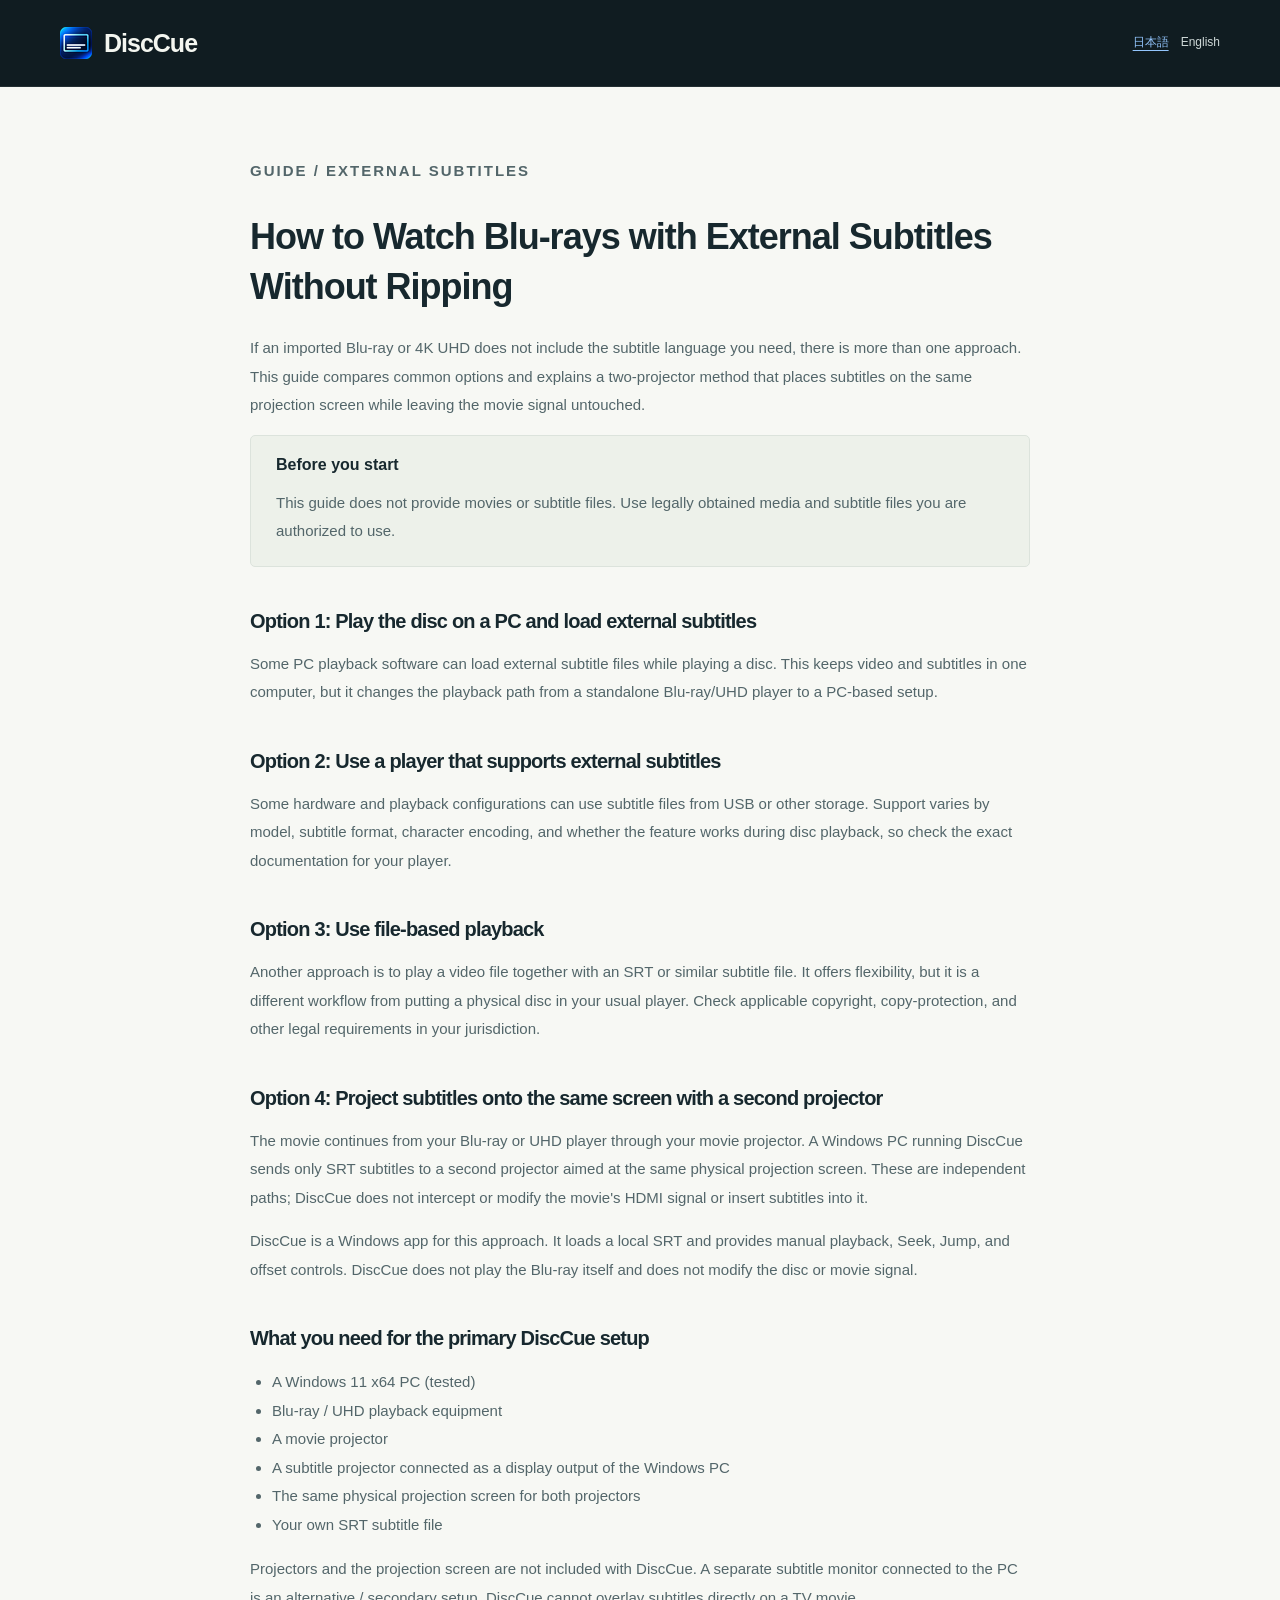
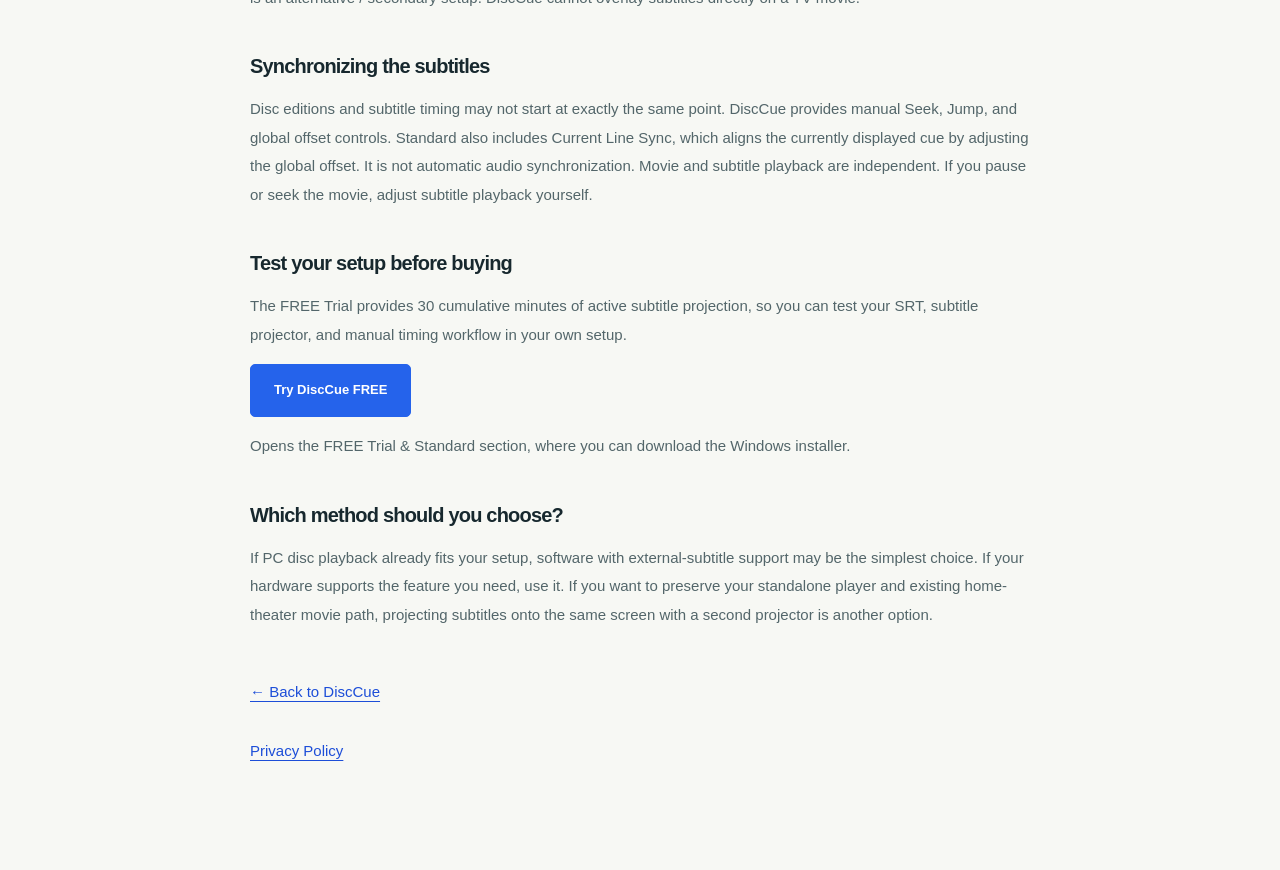
<file: en/guides/blu-ray-external-subtitles/index.html>
<!doctype html>
<html lang="en"><head><meta charset="utf-8"><meta name="viewport" content="width=device-width, initial-scale=1">
<meta name="description" content="Compare external subtitles for Blu-ray / UHD: PC playback, compatible players, file-based playback, and two projectors placing movie and SRT on the same screen.">
<title>How to Watch Blu-rays with External Subtitles Without Ripping | DiscCue</title>
<link rel="canonical" href="https://maguwaidog.github.io/disccue/en/guides/blu-ray-external-subtitles/"><link rel="alternate" hreflang="ja" href="https://maguwaidog.github.io/disccue/guides/blu-ray-external-subtitles/"><link rel="alternate" hreflang="en" href="https://maguwaidog.github.io/disccue/en/guides/blu-ray-external-subtitles/"><link rel="alternate" hreflang="x-default" href="https://maguwaidog.github.io/disccue/en/guides/blu-ray-external-subtitles/">
<meta property="og:type" content="website">
  <meta property="og:site_name" content="DiscCue">
  <meta property="og:locale" content="en_US">
  <meta property="og:title" content="How to Watch Blu-rays with External Subtitles Without Ripping | DiscCue">
  <meta property="og:description" content="Compare external subtitles for Blu-ray / UHD: PC playback, compatible players, file-based playback, and two projectors placing movie and SRT on the same screen.">
  <meta property="og:url" content="https://maguwaidog.github.io/disccue/en/guides/blu-ray-external-subtitles/">
  <meta name="twitter:card" content="summary_large_image">
  <meta name="twitter:title" content="How to Watch Blu-rays with External Subtitles Without Ripping | DiscCue">
  <meta name="twitter:description" content="Compare external subtitles for Blu-ray / UHD: PC playback, compatible players, file-based playback, and two projectors placing movie and SRT on the same screen.">
  <meta property="og:image" content="https://maguwaidog.github.io/disccue/assets/brand/og-en.png">
  <meta property="og:image:width" content="1200">
  <meta property="og:image:height" content="630">
  <meta property="og:image:type" content="image/png">
  <meta property="og:image:alt" content="Official DiscCue icon. Your SRT. The same projection screen. Two projectors. One screen.">
  <meta name="twitter:image" content="https://maguwaidog.github.io/disccue/assets/brand/og-en.png">
  <meta name="twitter:image:alt" content="Official DiscCue icon. Your SRT. The same projection screen. Two projectors. One screen.">
  <link rel="icon" href="../../../assets/brand/favicon.ico" type="image/x-icon">
  <link rel="icon" href="../../../assets/brand/disccue-icon-16.png" sizes="16x16" type="image/png">
  <link rel="icon" href="../../../assets/brand/disccue-icon-32.png" sizes="32x32" type="image/png">
  <link rel="icon" href="../../../assets/brand/disccue-icon-48.png" sizes="48x48" type="image/png">
  <link rel="apple-touch-icon" href="../../../assets/brand/apple-touch-icon.png" sizes="180x180"><link rel="stylesheet" href="../../../assets/styles.css">
<script defer src="https://cloud.umami.is/script.js" data-website-id="3a92a319-0024-4673-bcca-f7feea1a78dc" data-exclude-search="true" data-exclude-hash="true" data-do-not-track="true" data-domains="maguwaidog.github.io"></script>
</head>
<body><a class="skip-link" href="#main">Skip to content</a><header class="site-header"><div class="wrap header-inner"><a class="brand" href="../../"><img src="../../../assets/brand/disccue-icon-32.png" srcset="../../../assets/brand/disccue-icon-32.png 1x, ../../../assets/brand/disccue-icon-64.png 2x" width="32" height="32" alt=""><span>DiscCue</span></a><div class="language-switch"><a href="../../../guides/blu-ray-external-subtitles/" lang="ja">日本語</a><span aria-current="true">English</span></div></div></header>
<main id="main" class="document-main"><article class="wrap document-wrap"><p class="eyebrow">GUIDE / EXTERNAL SUBTITLES</p><h1>How to Watch Blu-rays with External Subtitles Without Ripping</h1><p class="document-intro">If an imported Blu-ray or 4K UHD does not include the subtitle language you need, there is more than one approach. This guide compares common options and explains a two-projector method that places subtitles on the same projection screen while leaving the movie signal untouched.</p>
<div class="notice-box"><strong>Before you start</strong><p>This guide does not provide movies or subtitle files. Use legally obtained media and subtitle files you are authorized to use.</p></div>
<h2>Option 1: Play the disc on a PC and load external subtitles</h2><p>Some PC playback software can load external subtitle files while playing a disc. This keeps video and subtitles in one computer, but it changes the playback path from a standalone Blu-ray/UHD player to a PC-based setup.</p>
<h2>Option 2: Use a player that supports external subtitles</h2><p>Some hardware and playback configurations can use subtitle files from USB or other storage. Support varies by model, subtitle format, character encoding, and whether the feature works during disc playback, so check the exact documentation for your player.</p>
<h2>Option 3: Use file-based playback</h2><p>Another approach is to play a video file together with an SRT or similar subtitle file. It offers flexibility, but it is a different workflow from putting a physical disc in your usual player. Check applicable copyright, copy-protection, and other legal requirements in your jurisdiction.</p>
<h2>Option 4: Project subtitles onto the same screen with a second projector</h2><p>The movie continues from your Blu-ray or UHD player through your movie projector. A Windows PC running DiscCue sends only SRT subtitles to a second projector aimed at the same physical projection screen. These are independent paths; DiscCue does not intercept or modify the movie's HDMI signal or insert subtitles into it.</p>
<p>DiscCue is a Windows app for this approach. It loads a local SRT and provides manual playback, Seek, Jump, and offset controls. DiscCue does not play the Blu-ray itself and does not modify the disc or movie signal.</p>
<h2>What you need for the primary DiscCue setup</h2><ul><li>A Windows 11 x64 PC (tested)</li><li>Blu-ray / UHD playback equipment</li><li>A movie projector</li><li>A subtitle projector connected as a display output of the Windows PC</li><li>The same physical projection screen for both projectors</li><li>Your own SRT subtitle file</li></ul><p>Projectors and the projection screen are not included with DiscCue. A separate subtitle monitor connected to the PC is an alternative / secondary setup. DiscCue cannot overlay subtitles directly on a TV movie.</p>
<h2>Synchronizing the subtitles</h2><p>Disc editions and subtitle timing may not start at exactly the same point. DiscCue provides manual Seek, Jump, and global offset controls. Standard also includes Current Line Sync, which aligns the currently displayed cue by adjusting the global offset. It is not automatic audio synchronization. Movie and subtitle playback are independent. If you pause or seek the movie, adjust subtitle playback yourself.</p>
<h2>Test your setup before buying</h2><p>The FREE Trial provides 30 cumulative minutes of active subtitle projection, so you can test your SRT, subtitle projector, and manual timing workflow in your own setup.</p><p><a class="button" href="../../#pricing" data-umami-event="trial_guide_click">Try DiscCue FREE</a></p>
<p>Opens the FREE Trial &amp; Standard section, where you can download the Windows installer.</p>
<h2>Which method should you choose?</h2><p>If PC disc playback already fits your setup, software with external-subtitle support may be the simplest choice. If your hardware supports the feature you need, use it. If you want to preserve your standalone player and existing home-theater movie path, projecting subtitles onto the same screen with a second projector is another option.</p>
<p class="back-link"><a href="../../">← Back to DiscCue</a></p><p><a href="../../privacy.html">Privacy Policy</a></p></article></main></body></html>
</file>
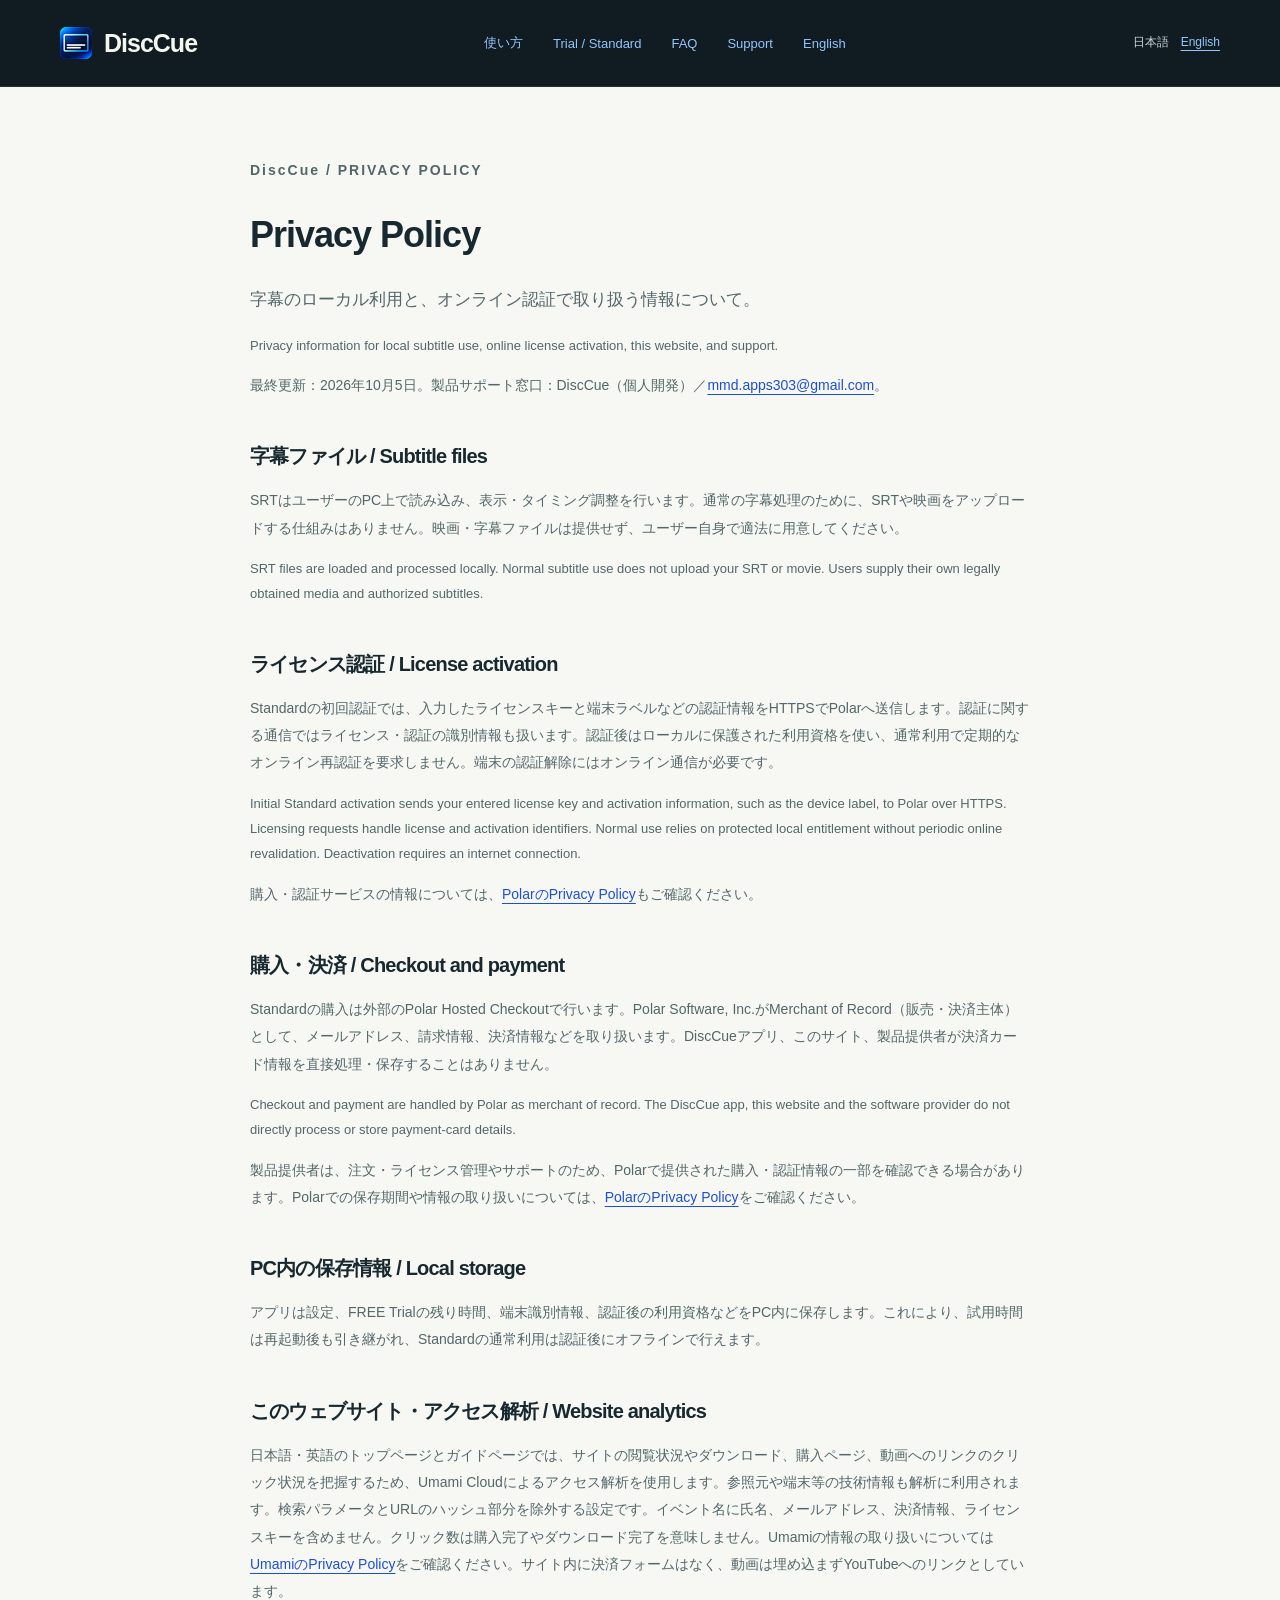
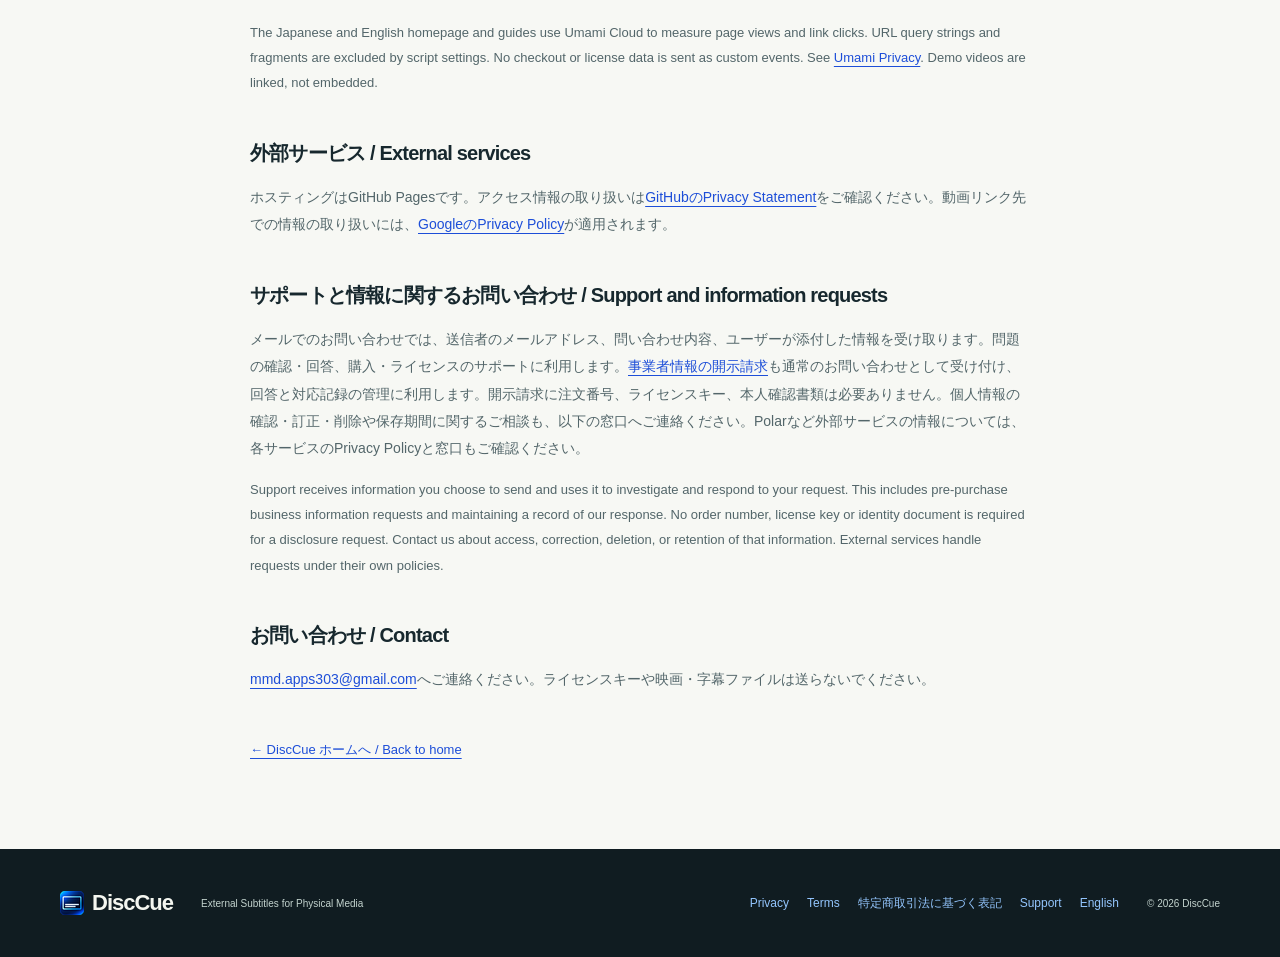
<file: privacy.html>
<!doctype html>
<html lang="ja">
<head>
  <meta charset="utf-8">
  <meta name="viewport" content="width=device-width, initial-scale=1">
  <meta name="description" content="DiscCueのローカルSRT利用、オンラインライセンス認証、公式サイトとサポートのプライバシー情報。">
  <meta name="theme-color" content="#101c21">
  <title>Privacy Policy — DiscCue</title>
  <link rel="canonical" href="https://maguwaidog.github.io/disccue/privacy.html">
  <link rel="alternate" hreflang="ja" href="https://maguwaidog.github.io/disccue/privacy.html">
  <link rel="alternate" hreflang="en" href="https://maguwaidog.github.io/disccue/en/privacy.html">
  <link rel="alternate" hreflang="x-default" href="https://maguwaidog.github.io/disccue/privacy.html">
  <meta property="og:type" content="website">
  <meta property="og:site_name" content="DiscCue">
  <meta property="og:locale" content="ja_JP">
  <meta property="og:title" content="Privacy Policy — DiscCue">
  <meta property="og:description" content="DiscCueのローカルSRT利用、オンラインライセンス認証、公式サイトとサポートのプライバシー情報。">
  <meta property="og:url" content="https://maguwaidog.github.io/disccue/privacy.html">
  <meta name="twitter:card" content="summary_large_image">
  <meta name="twitter:title" content="Privacy Policy — DiscCue">
  <meta name="twitter:description" content="DiscCueのローカルSRT利用、オンラインライセンス認証、公式サイトとサポートのプライバシー情報。">
  <meta property="og:image" content="https://maguwaidog.github.io/disccue/assets/brand/og-ja.png">
  <meta property="og:image:width" content="1200">
  <meta property="og:image:height" content="630">
  <meta property="og:image:type" content="image/png">
  <meta property="og:image:alt" content="DiscCueの正式アイコン。自分のSRTを、映画と同じスクリーンへ。Two projectors. One screen.">
  <meta name="twitter:image" content="https://maguwaidog.github.io/disccue/assets/brand/og-ja.png">
  <meta name="twitter:image:alt" content="DiscCueの正式アイコン。自分のSRTを、映画と同じスクリーンへ。Two projectors. One screen.">
  <link rel="icon" href="assets/brand/favicon.ico" type="image/x-icon">
  <link rel="icon" href="assets/brand/disccue-icon-16.png" sizes="16x16" type="image/png">
  <link rel="icon" href="assets/brand/disccue-icon-32.png" sizes="32x32" type="image/png">
  <link rel="icon" href="assets/brand/disccue-icon-48.png" sizes="48x48" type="image/png">
  <link rel="apple-touch-icon" href="assets/brand/apple-touch-icon.png" sizes="180x180">
  <link rel="stylesheet" href="assets/styles.css">
</head>
<body>
  <a class="skip-link" href="#main">本文へ移動</a>
  <header class="site-header"><div class="wrap header-inner">
    <a class="brand" href="./" aria-label="DiscCue ホーム"><img src="assets/brand/disccue-icon-32.png" srcset="assets/brand/disccue-icon-32.png 1x, assets/brand/disccue-icon-64.png 2x" width="32" height="32" alt=""><span>DiscCue</span></a>
    <nav aria-label="メインナビゲーション"><a href="./#how-it-works">使い方</a><a href="./#pricing">Trial / Standard</a><a href="./#faq">FAQ</a><a href="./#support">Support</a><a href="en/privacy.html" lang="en" hreflang="en">English</a></nav>
    <div class="language-switch" aria-label="サイトの言語"><span lang="ja" aria-current="true">日本語</span><a href="en/privacy.html" lang="en" hreflang="en">English</a></div>
  </div></header>
  <main id="main" class="document-main"><article class="wrap document-wrap">
    <p class="eyebrow">DiscCue / PRIVACY POLICY</p><h1>Privacy Policy</h1>

    <p class="document-intro">字幕のローカル利用と、オンライン認証で取り扱う情報について。</p>
    <p lang="en">Privacy information for local subtitle use, online license activation, this website, and support.</p>
    <p>最終更新：2026年10月5日。製品サポート窓口：DiscCue（個人開発）／<a href="mailto:mmd.apps303@gmail.com">mmd.apps303@gmail.com</a>。</p>
    <h2>字幕ファイル / Subtitle files</h2><p>SRTはユーザーのPC上で読み込み、表示・タイミング調整を行います。通常の字幕処理のために、SRTや映画をアップロードする仕組みはありません。映画・字幕ファイルは提供せず、ユーザー自身で適法に用意してください。</p><p lang="en">SRT files are loaded and processed locally. Normal subtitle use does not upload your SRT or movie. Users supply their own legally obtained media and authorized subtitles.</p>
    <h2>ライセンス認証 / License activation</h2><p>Standardの初回認証では、入力したライセンスキーと端末ラベルなどの認証情報をHTTPSでPolarへ送信します。認証に関する通信ではライセンス・認証の識別情報も扱います。認証後はローカルに保護された利用資格を使い、通常利用で定期的なオンライン再認証を要求しません。端末の認証解除にはオンライン通信が必要です。</p><p lang="en">Initial Standard activation sends your entered license key and activation information, such as the device label, to Polar over HTTPS. Licensing requests handle license and activation identifiers. Normal use relies on protected local entitlement without periodic online revalidation. Deactivation requires an internet connection.</p><p>購入・認証サービスの情報については、<a href="https://polar.sh/legal/privacy-policy">PolarのPrivacy Policy</a>もご確認ください。</p>
    <h2>購入・決済 / Checkout and payment</h2><p>Standardの購入は外部のPolar Hosted Checkoutで行います。Polar Software, Inc.がMerchant of Record（販売・決済主体）として、メールアドレス、請求情報、決済情報などを取り扱います。DiscCueアプリ、このサイト、製品提供者が決済カード情報を直接処理・保存することはありません。</p><p lang="en">Checkout and payment are handled by Polar as merchant of record. The DiscCue app, this website and the software provider do not directly process or store payment-card details.</p><p>製品提供者は、注文・ライセンス管理やサポートのため、Polarで提供された購入・認証情報の一部を確認できる場合があります。Polarでの保存期間や情報の取り扱いについては、<a href="https://polar.sh/legal/privacy-policy">PolarのPrivacy Policy</a>をご確認ください。</p>
    <h2>PC内の保存情報 / Local storage</h2><p>アプリは設定、FREE Trialの残り時間、端末識別情報、認証後の利用資格などをPC内に保存します。これにより、試用時間は再起動後も引き継がれ、Standardの通常利用は認証後にオフラインで行えます。</p>
    <h2>このウェブサイト・アクセス解析 / Website analytics</h2><p>日本語・英語のトップページとガイドページでは、サイトの閲覧状況やダウンロード、購入ページ、動画へのリンクのクリック状況を把握するため、Umami Cloudによるアクセス解析を使用します。参照元や端末等の技術情報も解析に利用されます。検索パラメータとURLのハッシュ部分を除外する設定です。イベント名に氏名、メールアドレス、決済情報、ライセンスキーを含めません。クリック数は購入完了やダウンロード完了を意味しません。Umamiの情報の取り扱いについては<a href="https://umami.is/privacy">UmamiのPrivacy Policy</a>をご確認ください。サイト内に決済フォームはなく、動画は埋め込まずYouTubeへのリンクとしています。</p><p lang="en">The Japanese and English homepage and guides use Umami Cloud to measure page views and link clicks. URL query strings and fragments are excluded by script settings. No checkout or license data is sent as custom events. See <a href="https://umami.is/privacy">Umami Privacy</a>. Demo videos are linked, not embedded.</p>
    <h2>外部サービス / External services</h2><p>ホスティングはGitHub Pagesです。アクセス情報の取り扱いは<a href="https://docs.github.com/en/site-policy/privacy-policies/github-general-privacy-statement">GitHubのPrivacy Statement</a>をご確認ください。動画リンク先での情報の取り扱いには、<a href="https://policies.google.com/privacy">GoogleのPrivacy Policy</a>が適用されます。</p>
    <h2>サポートと情報に関するお問い合わせ / Support and information requests</h2><p>メールでのお問い合わせでは、送信者のメールアドレス、問い合わせ内容、ユーザーが添付した情報を受け取ります。問題の確認・回答、購入・ライセンスのサポートに利用します。<a href="tokushoho.html#disclosure">事業者情報の開示請求</a>も通常のお問い合わせとして受け付け、回答と対応記録の管理に利用します。開示請求に注文番号、ライセンスキー、本人確認書類は必要ありません。個人情報の確認・訂正・削除や保存期間に関するご相談も、以下の窓口へご連絡ください。Polarなど外部サービスの情報については、各サービスのPrivacy Policyと窓口もご確認ください。</p><p lang="en">Support receives information you choose to send and uses it to investigate and respond to your request. This includes pre-purchase business information requests and maintaining a record of our response. No order number, license key or identity document is required for a disclosure request. Contact us about access, correction, deletion, or retention of that information. External services handle requests under their own policies.</p>
    <h2>お問い合わせ / Contact</h2><p><a href="mailto:mmd.apps303@gmail.com">mmd.apps303@gmail.com</a>へご連絡ください。ライセンスキーや映画・字幕ファイルは送らないでください。</p>

    <a class="back-link" href="./">← DiscCue ホームへ / Back to home</a>
  </article></main>
  <footer class="site-footer"><div class="wrap footer-inner"><a class="brand" href="./"><img src="assets/brand/disccue-icon-24.png" srcset="assets/brand/disccue-icon-24.png 1x, assets/brand/disccue-icon-48.png 2x" width="24" height="24" alt=""><span>DiscCue</span></a><p lang="en">External Subtitles for Physical Media</p><nav class="footer-links" aria-label="ポリシーとお問い合わせ"><a href="privacy.html">Privacy</a><a href="terms.html">Terms</a><a href="tokushoho.html">特定商取引法に基づく表記</a><a href="./#support">Support</a><a href="en/privacy.html" lang="en" hreflang="en">English</a></nav><span>© 2026 DiscCue</span></div></footer>
</body>
</html>
</file>
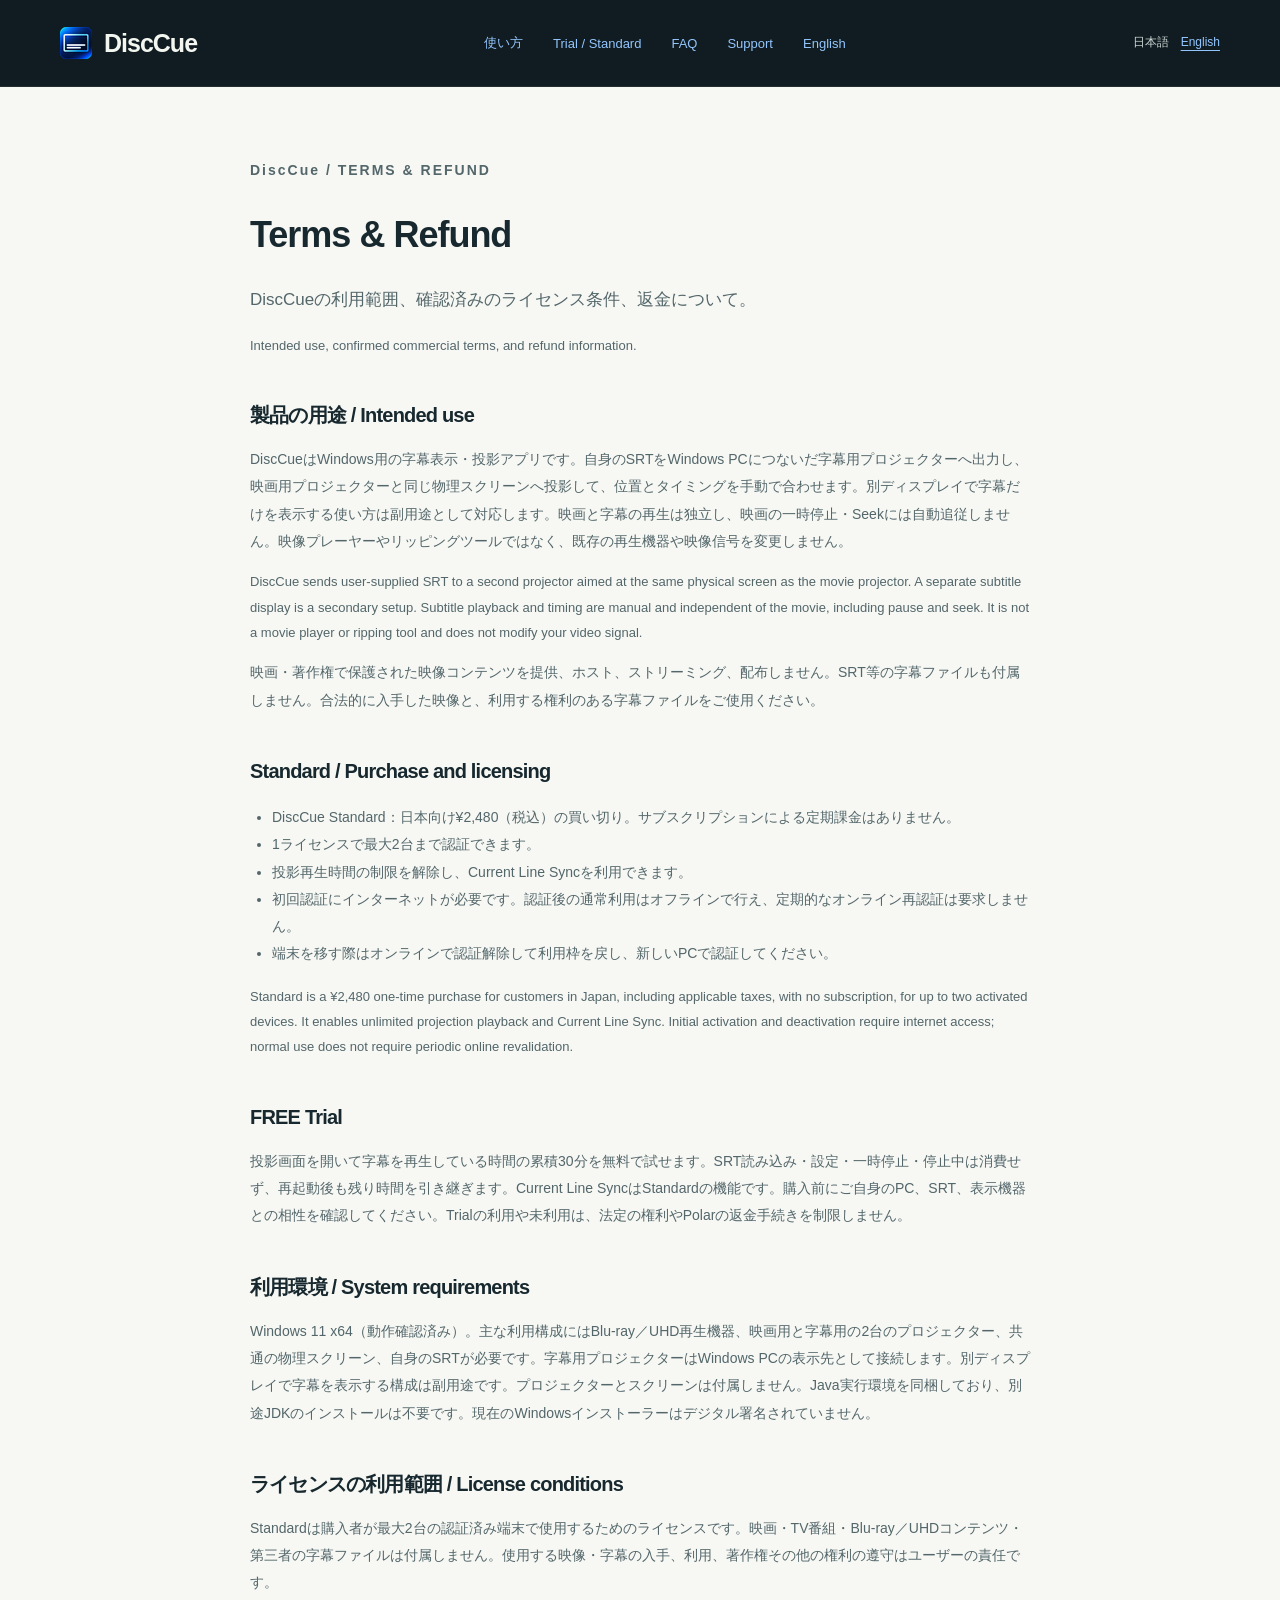
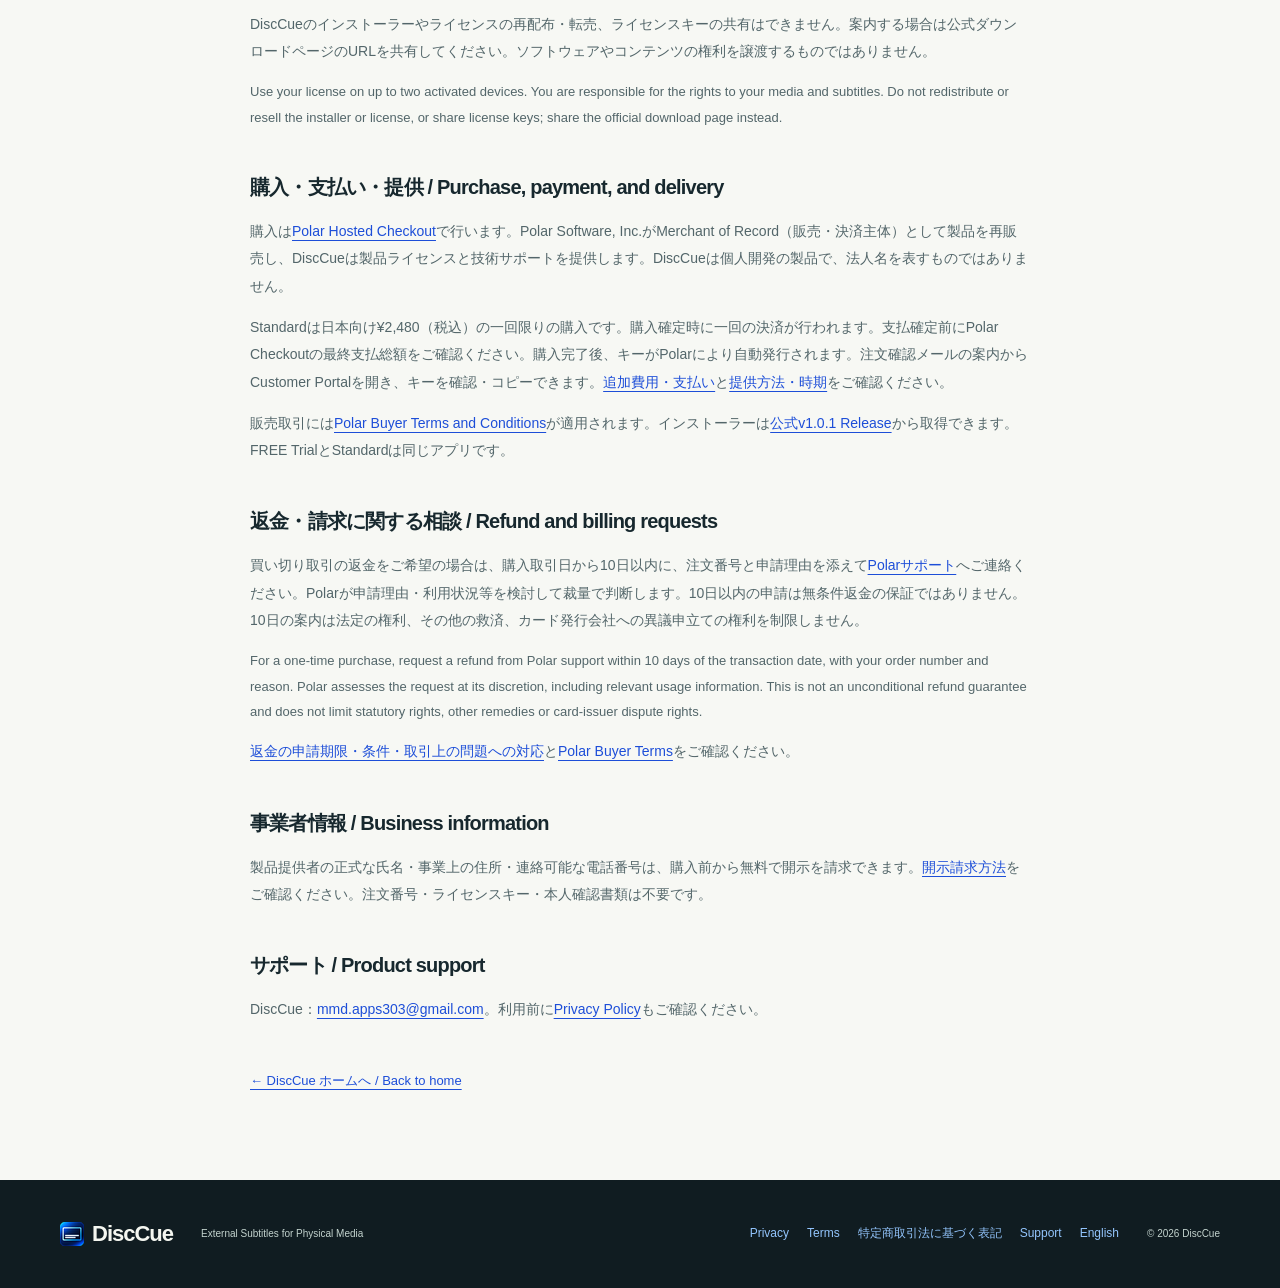
<file: terms.html>
<!doctype html>
<html lang="ja">
<head>
  <meta charset="utf-8">
  <meta name="viewport" content="width=device-width, initial-scale=1">
  <meta name="description" content="DiscCue Standard 日本向け¥2,480（税込）の買い切り・最大2台のライセンス、30分FREE Trial、利用範囲と返金条件の案内。">
  <meta name="theme-color" content="#101c21">
  <title>Terms &amp; Refund — DiscCue</title>
  <link rel="canonical" href="https://maguwaidog.github.io/disccue/terms.html">
  <link rel="alternate" hreflang="ja" href="https://maguwaidog.github.io/disccue/terms.html">
  <link rel="alternate" hreflang="en" href="https://maguwaidog.github.io/disccue/en/terms.html">
  <link rel="alternate" hreflang="x-default" href="https://maguwaidog.github.io/disccue/terms.html">
  <meta property="og:type" content="website">
  <meta property="og:site_name" content="DiscCue">
  <meta property="og:locale" content="ja_JP">
  <meta property="og:title" content="Terms &amp; Refund — DiscCue">
  <meta property="og:description" content="DiscCue Standard 日本向け¥2,480（税込）の買い切り・最大2台のライセンス、30分FREE Trial、利用範囲と返金条件の案内。">
  <meta property="og:url" content="https://maguwaidog.github.io/disccue/terms.html">
  <meta name="twitter:card" content="summary_large_image">
  <meta name="twitter:title" content="Terms &amp; Refund — DiscCue">
  <meta name="twitter:description" content="DiscCue Standard 日本向け¥2,480（税込）の買い切り・最大2台のライセンス、30分FREE Trial、利用範囲と返金条件の案内。">
  <meta property="og:image" content="https://maguwaidog.github.io/disccue/assets/brand/og-ja.png">
  <meta property="og:image:width" content="1200">
  <meta property="og:image:height" content="630">
  <meta property="og:image:type" content="image/png">
  <meta property="og:image:alt" content="DiscCueの正式アイコン。自分のSRTを、映画と同じスクリーンへ。Two projectors. One screen.">
  <meta name="twitter:image" content="https://maguwaidog.github.io/disccue/assets/brand/og-ja.png">
  <meta name="twitter:image:alt" content="DiscCueの正式アイコン。自分のSRTを、映画と同じスクリーンへ。Two projectors. One screen.">
  <link rel="icon" href="assets/brand/favicon.ico" type="image/x-icon">
  <link rel="icon" href="assets/brand/disccue-icon-16.png" sizes="16x16" type="image/png">
  <link rel="icon" href="assets/brand/disccue-icon-32.png" sizes="32x32" type="image/png">
  <link rel="icon" href="assets/brand/disccue-icon-48.png" sizes="48x48" type="image/png">
  <link rel="apple-touch-icon" href="assets/brand/apple-touch-icon.png" sizes="180x180">
  <link rel="stylesheet" href="assets/styles.css">
</head>
<body>
  <a class="skip-link" href="#main">本文へ移動</a>
  <header class="site-header"><div class="wrap header-inner">
    <a class="brand" href="./" aria-label="DiscCue ホーム"><img src="assets/brand/disccue-icon-32.png" srcset="assets/brand/disccue-icon-32.png 1x, assets/brand/disccue-icon-64.png 2x" width="32" height="32" alt=""><span>DiscCue</span></a>
    <nav aria-label="メインナビゲーション"><a href="./#how-it-works">使い方</a><a href="./#pricing">Trial / Standard</a><a href="./#faq">FAQ</a><a href="./#support">Support</a><a href="en/terms.html" lang="en" hreflang="en">English</a></nav>
    <div class="language-switch" aria-label="サイトの言語"><span lang="ja" aria-current="true">日本語</span><a href="en/terms.html" lang="en" hreflang="en">English</a></div>
  </div></header>
  <main id="main" class="document-main"><article class="wrap document-wrap">
    <p class="eyebrow">DiscCue / TERMS &AMP; REFUND</p><h1>Terms &amp; Refund</h1>

    <p class="document-intro">DiscCueの利用範囲、確認済みのライセンス条件、返金について。</p>
    <p lang="en">Intended use, confirmed commercial terms, and refund information.</p>
    <h2>製品の用途 / Intended use</h2><p>DiscCueはWindows用の字幕表示・投影アプリです。自身のSRTをWindows PCにつないだ字幕用プロジェクターへ出力し、映画用プロジェクターと同じ物理スクリーンへ投影して、位置とタイミングを手動で合わせます。別ディスプレイで字幕だけを表示する使い方は副用途として対応します。映画と字幕の再生は独立し、映画の一時停止・Seekには自動追従しません。映像プレーヤーやリッピングツールではなく、既存の再生機器や映像信号を変更しません。</p><p lang="en">DiscCue sends user-supplied SRT to a second projector aimed at the same physical screen as the movie projector. A separate subtitle display is a secondary setup. Subtitle playback and timing are manual and independent of the movie, including pause and seek. It is not a movie player or ripping tool and does not modify your video signal.</p><p>映画・著作権で保護された映像コンテンツを提供、ホスト、ストリーミング、配布しません。SRT等の字幕ファイルも付属しません。合法的に入手した映像と、利用する権利のある字幕ファイルをご使用ください。</p>
    <h2>Standard / Purchase and licensing</h2><ul><li>DiscCue Standard：日本向け¥2,480（税込）の買い切り。サブスクリプションによる定期課金はありません。</li><li>1ライセンスで最大2台まで認証できます。</li><li>投影再生時間の制限を解除し、Current Line Syncを利用できます。</li><li>初回認証にインターネットが必要です。認証後の通常利用はオフラインで行え、定期的なオンライン再認証は要求しません。</li><li>端末を移す際はオンラインで認証解除して利用枠を戻し、新しいPCで認証してください。</li></ul><p lang="en">Standard is a ¥2,480 one-time purchase for customers in Japan, including applicable taxes, with no subscription, for up to two activated devices. It enables unlimited projection playback and Current Line Sync. Initial activation and deactivation require internet access; normal use does not require periodic online revalidation.</p>
    <h2>FREE Trial</h2><p>投影画面を開いて字幕を再生している時間の累積30分を無料で試せます。SRT読み込み・設定・一時停止・停止中は消費せず、再起動後も残り時間を引き継ぎます。Current Line SyncはStandardの機能です。購入前にご自身のPC、SRT、表示機器との相性を確認してください。Trialの利用や未利用は、法定の権利やPolarの返金手続きを制限しません。</p>
    <h2>利用環境 / System requirements</h2><p>Windows 11 x64（動作確認済み）。主な利用構成にはBlu-ray／UHD再生機器、映画用と字幕用の2台のプロジェクター、共通の物理スクリーン、自身のSRTが必要です。字幕用プロジェクターはWindows PCの表示先として接続します。別ディスプレイで字幕を表示する構成は副用途です。プロジェクターとスクリーンは付属しません。Java実行環境を同梱しており、別途JDKのインストールは不要です。現在のWindowsインストーラーはデジタル署名されていません。</p>
    <h2>ライセンスの利用範囲 / License conditions</h2><p>Standardは購入者が最大2台の認証済み端末で使用するためのライセンスです。映画・TV番組・Blu-ray／UHDコンテンツ・第三者の字幕ファイルは付属しません。使用する映像・字幕の入手、利用、著作権その他の権利の遵守はユーザーの責任です。</p><p>DiscCueのインストーラーやライセンスの再配布・転売、ライセンスキーの共有はできません。案内する場合は公式ダウンロードページのURLを共有してください。ソフトウェアやコンテンツの権利を譲渡するものではありません。</p><p lang="en">Use your license on up to two activated devices. You are responsible for the rights to your media and subtitles. Do not redistribute or resell the installer or license, or share license keys; share the official download page instead.</p>
    <h2>購入・支払い・提供 / Purchase, payment, and delivery</h2><p>購入は<a href="https://buy.polar.sh/polar_cl_TDCBYYSAvUdgNv5AkaE9ONiixadWXCWjz7tw21eu6fU">Polar Hosted Checkout</a>で行います。Polar Software, Inc.がMerchant of Record（販売・決済主体）として製品を再販売し、DiscCueは製品ライセンスと技術サポートを提供します。DiscCueは個人開発の製品で、法人名を表すものではありません。</p><p>Standardは日本向け¥2,480（税込）の一回限りの購入です。購入確定時に一回の決済が行われます。支払確定前にPolar Checkoutの最終支払総額をご確認ください。購入完了後、キーがPolarにより自動発行されます。注文確認メールの案内からCustomer Portalを開き、キーを確認・コピーできます。<a href="tokushoho.html#price">追加費用・支払い</a>と<a href="tokushoho.html#delivery">提供方法・時期</a>をご確認ください。</p><p>販売取引には<a href="https://polar.sh/legal/checkout-buyer-terms">Polar Buyer Terms and Conditions</a>が適用されます。インストーラーは<a href="https://github.com/maguwaidog/DiscCue-Releases/releases/tag/v1.0.1">公式v1.0.1 Release</a>から取得できます。FREE TrialとStandardは同じアプリです。</p>
    <h2>返金・請求に関する相談 / Refund and billing requests</h2><p>買い切り取引の返金をご希望の場合は、購入取引日から10日以内に、注文番号と申請理由を添えて<a href="mailto:support@polar.sh">Polarサポート</a>へご連絡ください。Polarが申請理由・利用状況等を検討して裁量で判断します。10日以内の申請は無条件返金の保証ではありません。10日の案内は法定の権利、その他の救済、カード発行会社への異議申立ての権利を制限しません。</p><p lang="en">For a one-time purchase, request a refund from Polar support within 10 days of the transaction date, with your order number and reason. Polar assesses the request at its discretion, including relevant usage information. This is not an unconditional refund guarantee and does not limit statutory rights, other remedies or card-issuer dispute rights.</p><p><a href="tokushoho.html#refund">返金の申請期限・条件・取引上の問題への対応</a>と<a href="https://polar.sh/legal/checkout-buyer-terms">Polar Buyer Terms</a>をご確認ください。</p>
    <h2>事業者情報 / Business information</h2><p>製品提供者の正式な氏名・事業上の住所・連絡可能な電話番号は、購入前から無料で開示を請求できます。<a href="tokushoho.html#disclosure">開示請求方法</a>をご確認ください。注文番号・ライセンスキー・本人確認書類は不要です。</p>
    <h2>サポート / Product support</h2><p>DiscCue：<a href="mailto:mmd.apps303@gmail.com">mmd.apps303@gmail.com</a>。利用前に<a href="privacy.html">Privacy Policy</a>もご確認ください。</p>

    <a class="back-link" href="./">← DiscCue ホームへ / Back to home</a>
  </article></main>
  <footer class="site-footer"><div class="wrap footer-inner"><a class="brand" href="./"><img src="assets/brand/disccue-icon-24.png" srcset="assets/brand/disccue-icon-24.png 1x, assets/brand/disccue-icon-48.png 2x" width="24" height="24" alt=""><span>DiscCue</span></a><p lang="en">External Subtitles for Physical Media</p><nav class="footer-links" aria-label="ポリシーとお問い合わせ"><a href="privacy.html">Privacy</a><a href="terms.html">Terms</a><a href="tokushoho.html">特定商取引法に基づく表記</a><a href="./#support">Support</a><a href="en/terms.html" lang="en" hreflang="en">English</a></nav><span>© 2026 DiscCue</span></div></footer>
</body>
</html>
</file>
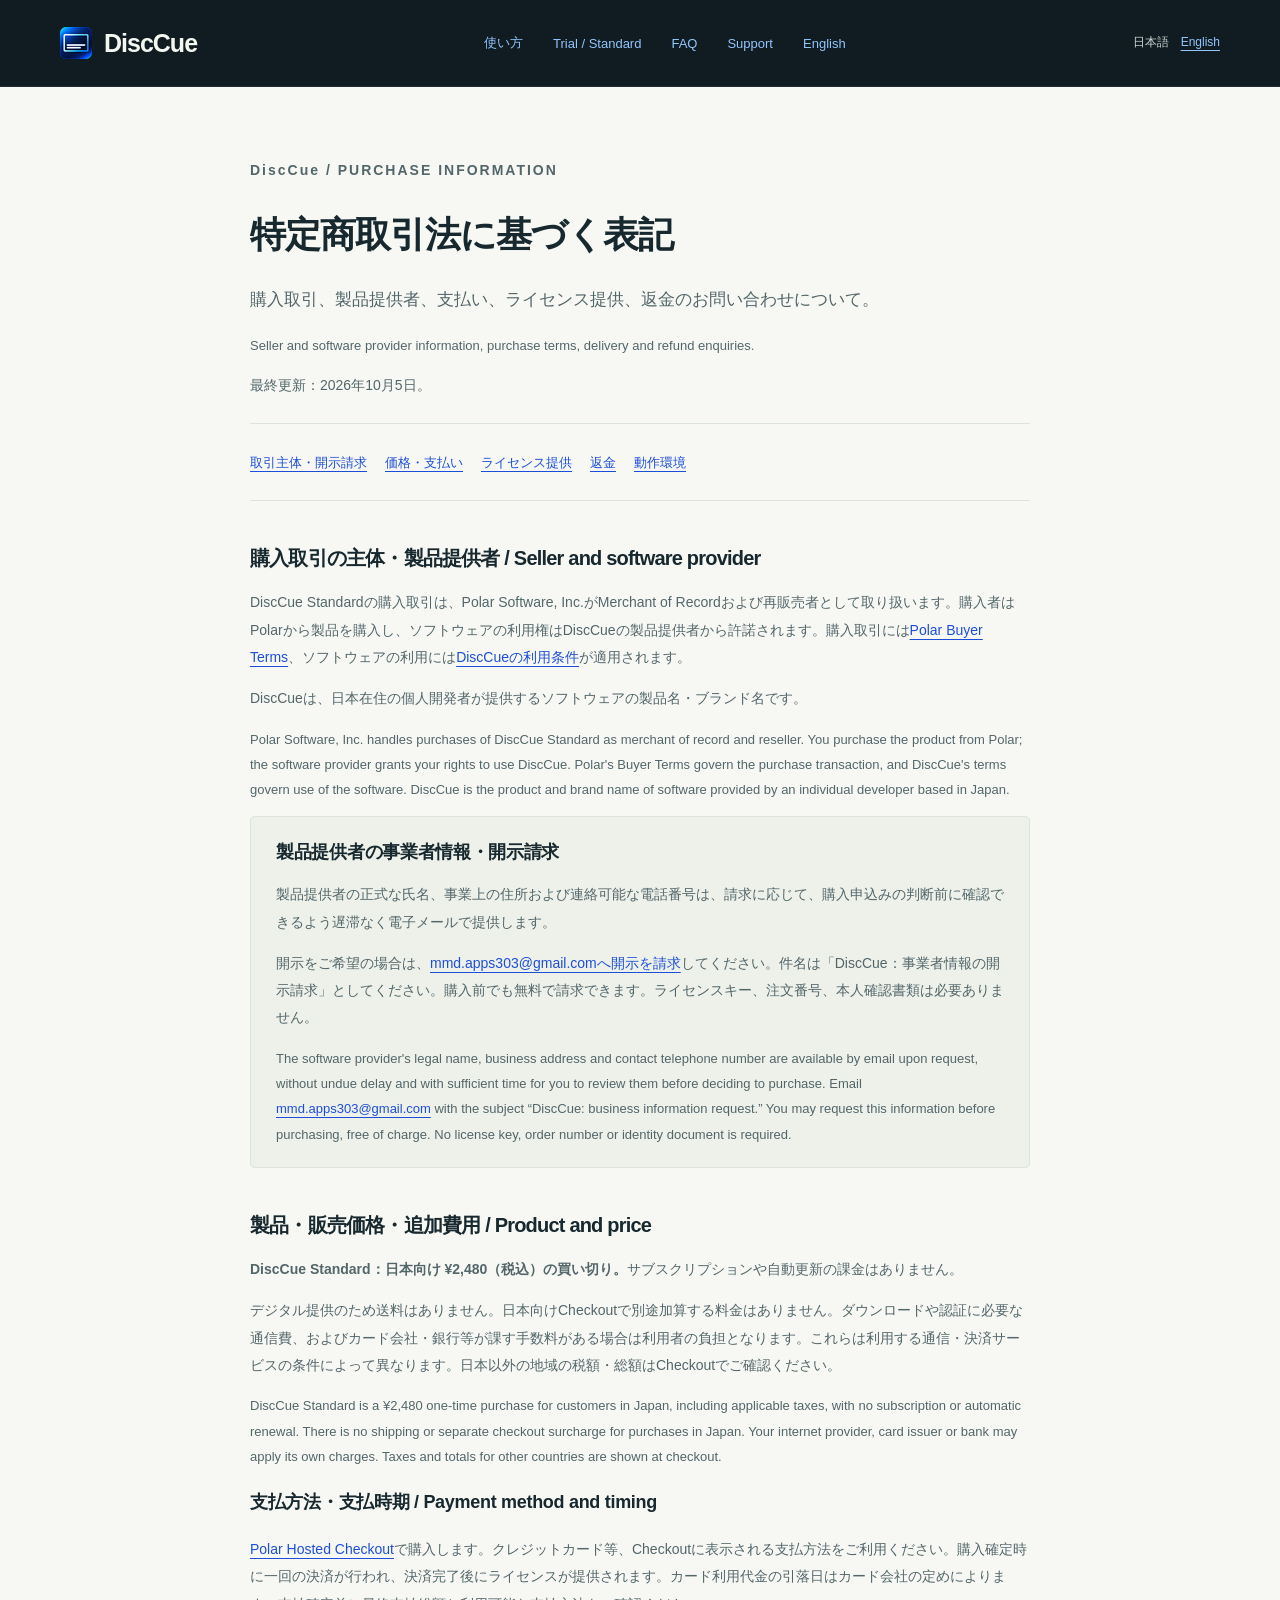
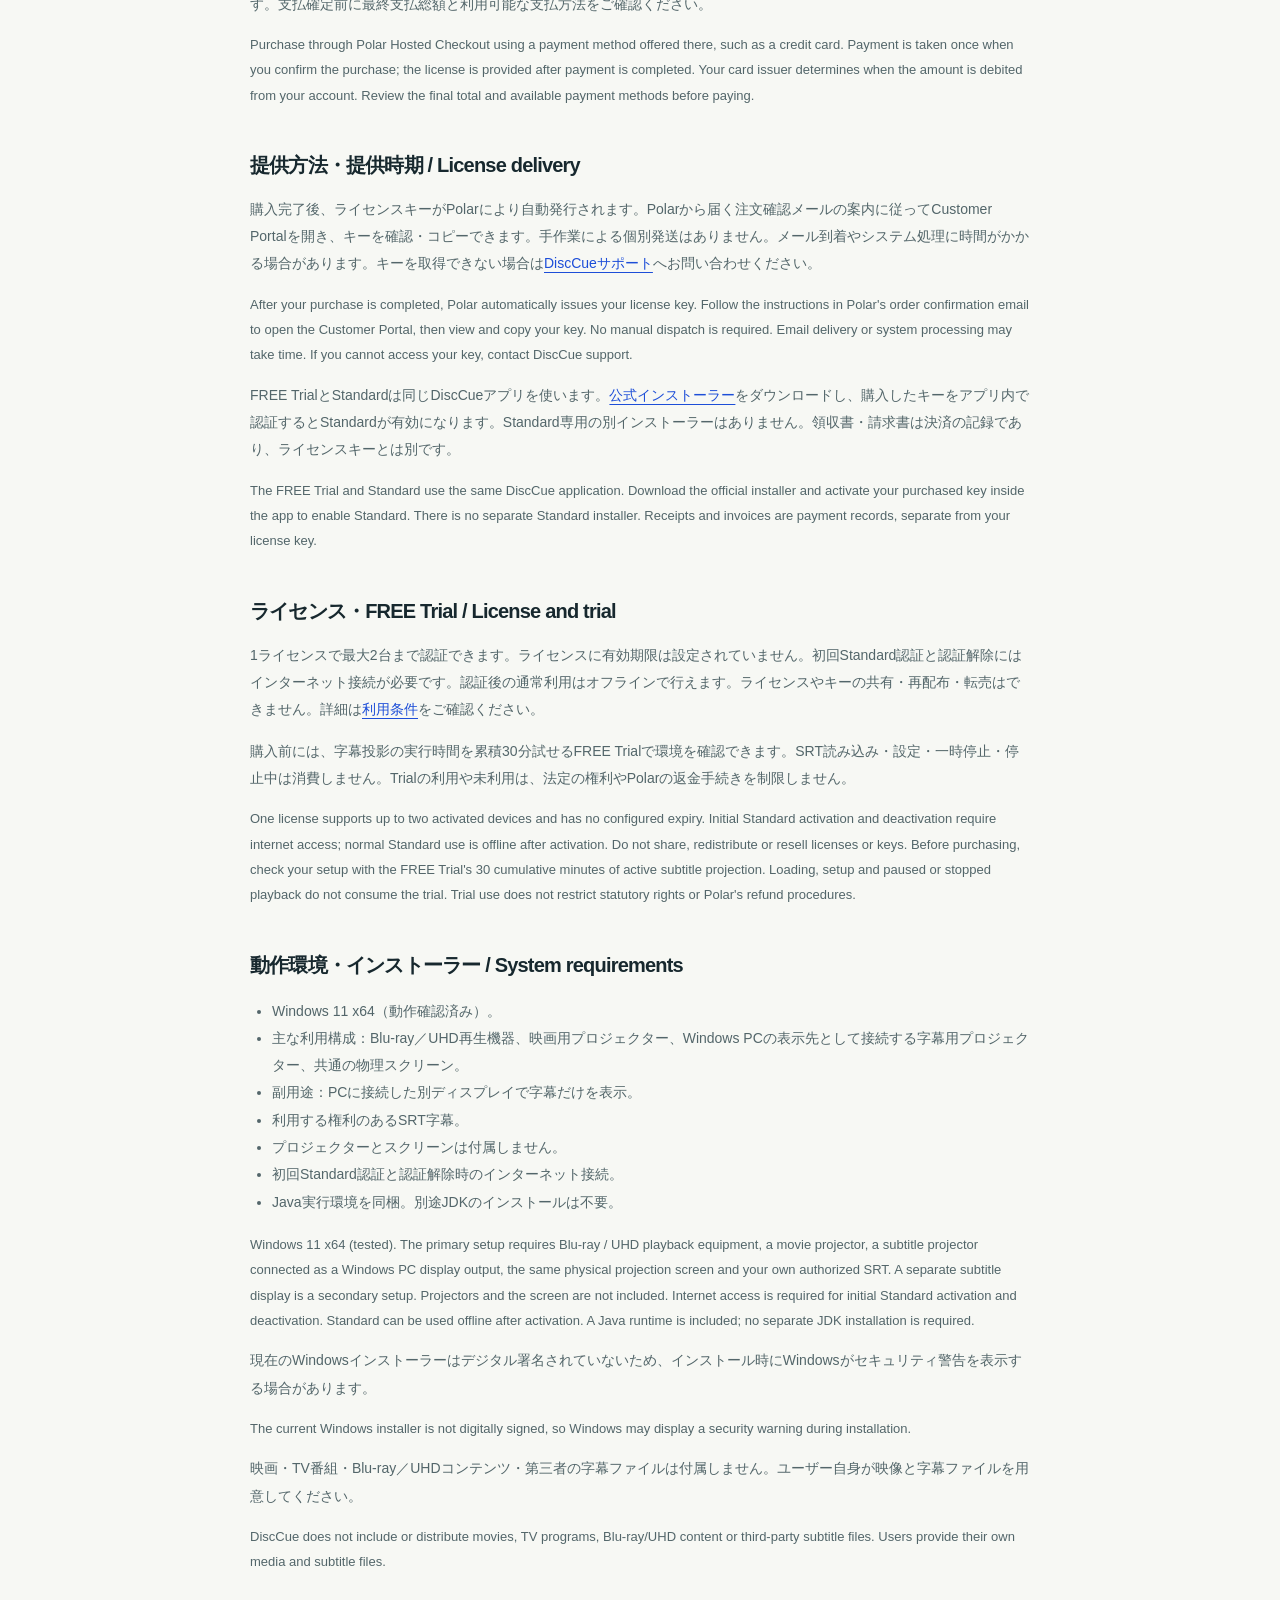
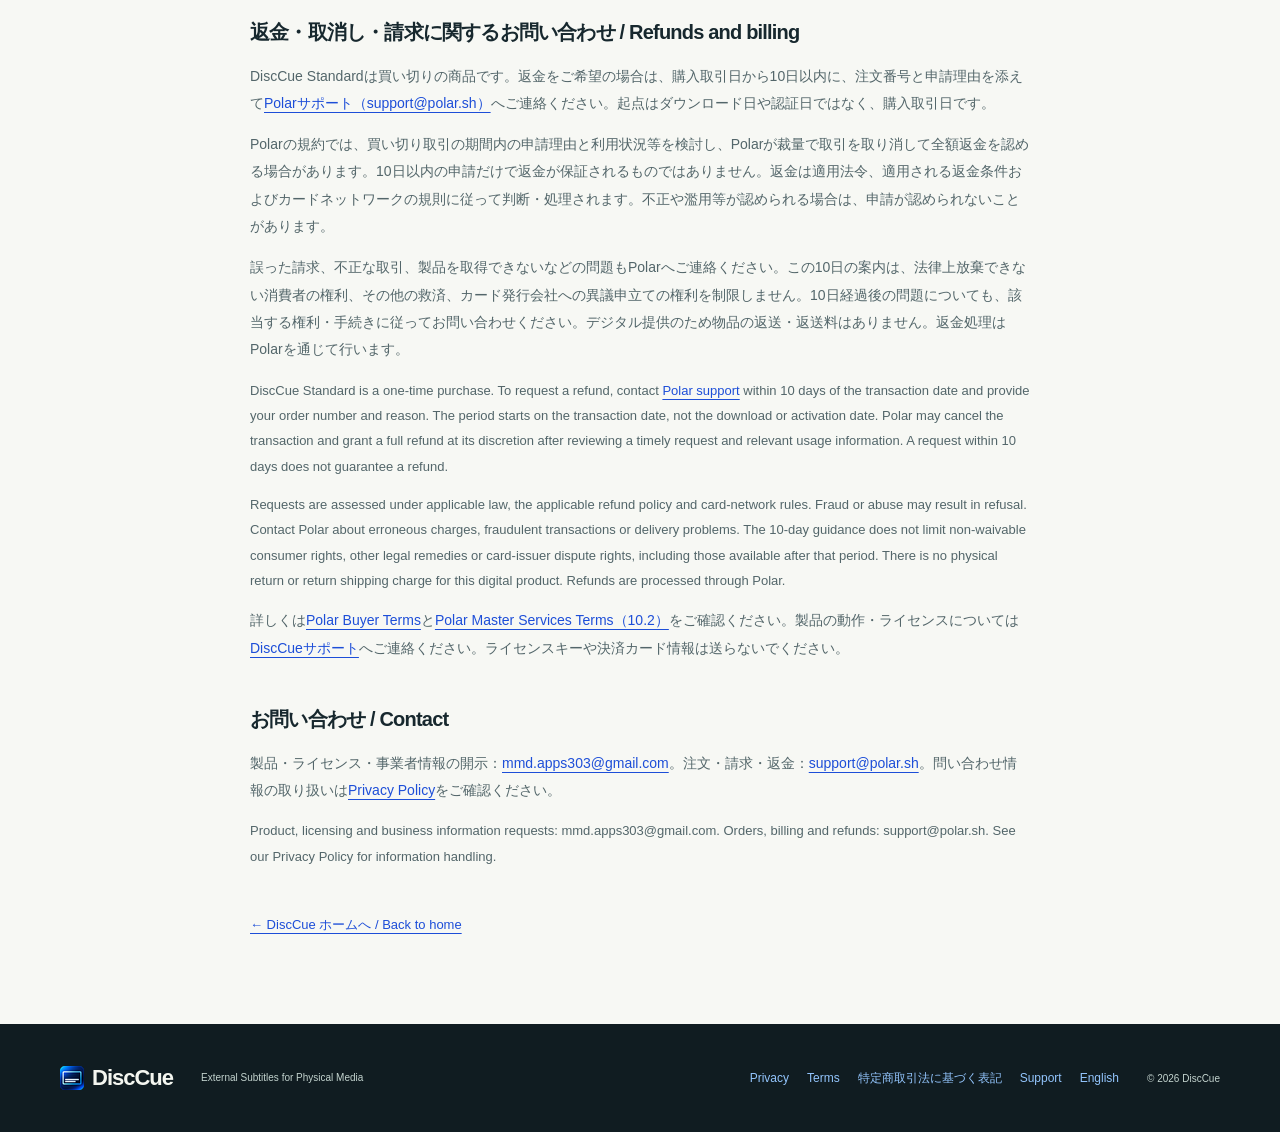
<file: tokushoho.html>
<!doctype html>
<html lang="ja">
<head>
  <meta charset="utf-8">
  <meta name="viewport" content="width=device-width, initial-scale=1">
  <meta name="description" content="DiscCue Standardの日本向け税込価格、取引主体・事業者情報の開示請求、ライセンス提供、返金とお問い合わせの案内。">
  <meta name="theme-color" content="#101c21">
  <title>特定商取引法に基づく表記 — DiscCue</title>
  <link rel="canonical" href="https://maguwaidog.github.io/disccue/tokushoho.html">
  <meta property="og:type" content="website">
  <meta property="og:site_name" content="DiscCue">
  <meta property="og:locale" content="ja_JP">
  <meta property="og:title" content="特定商取引法に基づく表記 — DiscCue">
  <meta property="og:description" content="DiscCue Standardの日本向け税込価格、取引主体・事業者情報の開示請求、ライセンス提供、返金とお問い合わせの案内。">
  <meta property="og:url" content="https://maguwaidog.github.io/disccue/tokushoho.html">
  <meta name="twitter:card" content="summary_large_image">
  <meta name="twitter:title" content="特定商取引法に基づく表記 — DiscCue">
  <meta name="twitter:description" content="DiscCue Standardの日本向け税込価格、取引主体・事業者情報の開示請求、ライセンス提供、返金とお問い合わせの案内。">
  <meta property="og:image" content="https://maguwaidog.github.io/disccue/assets/brand/og-ja.png">
  <meta property="og:image:width" content="1200">
  <meta property="og:image:height" content="630">
  <meta property="og:image:type" content="image/png">
  <meta property="og:image:alt" content="DiscCueの正式アイコン。自分のSRTを、映画と同じスクリーンへ。Two projectors. One screen.">
  <meta name="twitter:image" content="https://maguwaidog.github.io/disccue/assets/brand/og-ja.png">
  <meta name="twitter:image:alt" content="DiscCueの正式アイコン。自分のSRTを、映画と同じスクリーンへ。Two projectors. One screen.">
  <link rel="icon" href="assets/brand/favicon.ico" type="image/x-icon">
  <link rel="icon" href="assets/brand/disccue-icon-16.png" sizes="16x16" type="image/png">
  <link rel="icon" href="assets/brand/disccue-icon-32.png" sizes="32x32" type="image/png">
  <link rel="icon" href="assets/brand/disccue-icon-48.png" sizes="48x48" type="image/png">
  <link rel="apple-touch-icon" href="assets/brand/apple-touch-icon.png" sizes="180x180">
  <link rel="stylesheet" href="assets/styles.css">
</head>
<body>
  <a class="skip-link" href="#main">本文へ移動</a>
  <header class="site-header"><div class="wrap header-inner">
    <a class="brand" href="./" aria-label="DiscCue ホーム"><img src="assets/brand/disccue-icon-32.png" srcset="assets/brand/disccue-icon-32.png 1x, assets/brand/disccue-icon-64.png 2x" width="32" height="32" alt=""><span>DiscCue</span></a>
    <nav aria-label="メインナビゲーション"><a href="./#how-it-works">使い方</a><a href="./#pricing">Trial / Standard</a><a href="./#faq">FAQ</a><a href="./#support">Support</a><a href="en/purchase.html" lang="en" hreflang="en">English</a></nav>
    <div class="language-switch" aria-label="サイトの言語"><span lang="ja" aria-current="true">日本語</span><a href="en/purchase.html" lang="en" hreflang="en">English</a></div>
  </div></header>
  <main id="main" class="document-main"><article class="wrap document-wrap">
    <p class="eyebrow">DiscCue / PURCHASE INFORMATION</p>
    <h1>特定商取引法に基づく表記</h1>
    <p class="document-intro">購入取引、製品提供者、支払い、ライセンス提供、返金のお問い合わせについて。</p>
    <p lang="en">Seller and software provider information, purchase terms, delivery and refund enquiries.</p>
    <p>最終更新：2026年10月5日。</p>
    <nav class="commerce-nav" aria-label="このページの項目"><a href="#provider">取引主体・開示請求</a><a href="#price">価格・支払い</a><a href="#delivery">ライセンス提供</a><a href="#refund">返金</a><a href="#requirements">動作環境</a></nav>

    <section id="provider"><h2>購入取引の主体・製品提供者 / Seller and software provider</h2>
    <p>DiscCue Standardの購入取引は、Polar Software, Inc.がMerchant of Recordおよび再販売者として取り扱います。購入者はPolarから製品を購入し、ソフトウェアの利用権はDiscCueの製品提供者から許諾されます。購入取引には<a href="https://polar.sh/legal/checkout-buyer-terms">Polar Buyer Terms</a>、ソフトウェアの利用には<a href="terms.html">DiscCueの利用条件</a>が適用されます。</p>
    <p>DiscCueは、日本在住の個人開発者が提供するソフトウェアの製品名・ブランド名です。</p>
    <p lang="en">Polar Software, Inc. handles purchases of DiscCue Standard as merchant of record and reseller. You purchase the product from Polar; the software provider grants your rights to use DiscCue. Polar's Buyer Terms govern the purchase transaction, and DiscCue's terms govern use of the software. DiscCue is the product and brand name of software provided by an individual developer based in Japan.</p>
    <div class="notice-box" id="disclosure"><h3>製品提供者の事業者情報・開示請求</h3>
    <p>製品提供者の正式な氏名、事業上の住所および連絡可能な電話番号は、請求に応じて、購入申込みの判断前に確認できるよう遅滞なく電子メールで提供します。</p>
    <p>開示をご希望の場合は、<a href="mailto:mmd.apps303@gmail.com?subject=DiscCue%EF%BC%9A%E4%BA%8B%E6%A5%AD%E8%80%85%E6%83%85%E5%A0%B1%E3%81%AE%E9%96%8B%E7%A4%BA%E8%AB%8B%E6%B1%82">mmd.apps303@gmail.comへ開示を請求</a>してください。件名は「DiscCue：事業者情報の開示請求」としてください。購入前でも無料で請求できます。ライセンスキー、注文番号、本人確認書類は必要ありません。</p>
    <p lang="en">The software provider's legal name, business address and contact telephone number are available by email upon request, without undue delay and with sufficient time for you to review them before deciding to purchase. Email <a href="mailto:mmd.apps303@gmail.com?subject=DiscCue%3A%20business%20information%20request">mmd.apps303@gmail.com</a> with the subject “DiscCue: business information request.” You may request this information before purchasing, free of charge. No license key, order number or identity document is required.</p></div></section>

    <section id="price"><h2>製品・販売価格・追加費用 / Product and price</h2>
    <p><strong>DiscCue Standard：日本向け ¥2,480（税込）の買い切り。</strong>サブスクリプションや自動更新の課金はありません。</p>
    <p>デジタル提供のため送料はありません。日本向けCheckoutで別途加算する料金はありません。ダウンロードや認証に必要な通信費、およびカード会社・銀行等が課す手数料がある場合は利用者の負担となります。これらは利用する通信・決済サービスの条件によって異なります。日本以外の地域の税額・総額はCheckoutでご確認ください。</p>
    <p lang="en">DiscCue Standard is a ¥2,480 one-time purchase for customers in Japan, including applicable taxes, with no subscription or automatic renewal. There is no shipping or separate checkout surcharge for purchases in Japan. Your internet provider, card issuer or bank may apply its own charges. Taxes and totals for other countries are shown at checkout.</p>
    <h3>支払方法・支払時期 / Payment method and timing</h3>
    <p><a href="https://buy.polar.sh/polar_cl_TDCBYYSAvUdgNv5AkaE9ONiixadWXCWjz7tw21eu6fU">Polar Hosted Checkout</a>で購入します。クレジットカード等、Checkoutに表示される支払方法をご利用ください。購入確定時に一回の決済が行われ、決済完了後にライセンスが提供されます。カード利用代金の引落日はカード会社の定めによります。支払確定前に最終支払総額と利用可能な支払方法をご確認ください。</p>
    <p lang="en">Purchase through Polar Hosted Checkout using a payment method offered there, such as a credit card. Payment is taken once when you confirm the purchase; the license is provided after payment is completed. Your card issuer determines when the amount is debited from your account. Review the final total and available payment methods before paying.</p></section>

    <section id="delivery"><h2>提供方法・提供時期 / License delivery</h2>
    <p>購入完了後、ライセンスキーがPolarにより自動発行されます。Polarから届く注文確認メールの案内に従ってCustomer Portalを開き、キーを確認・コピーできます。手作業による個別発送はありません。メール到着やシステム処理に時間がかかる場合があります。キーを取得できない場合は<a href="mailto:mmd.apps303@gmail.com">DiscCueサポート</a>へお問い合わせください。</p>
    <p lang="en">After your purchase is completed, Polar automatically issues your license key. Follow the instructions in Polar's order confirmation email to open the Customer Portal, then view and copy your key. No manual dispatch is required. Email delivery or system processing may take time. If you cannot access your key, contact DiscCue support.</p>
    <p>FREE TrialとStandardは同じDiscCueアプリを使います。<a href="https://github.com/maguwaidog/DiscCue-Releases/releases/tag/v1.0.1">公式インストーラー</a>をダウンロードし、購入したキーをアプリ内で認証するとStandardが有効になります。Standard専用の別インストーラーはありません。領収書・請求書は決済の記録であり、ライセンスキーとは別です。</p>
    <p lang="en">The FREE Trial and Standard use the same DiscCue application. Download the official installer and activate your purchased key inside the app to enable Standard. There is no separate Standard installer. Receipts and invoices are payment records, separate from your license key.</p></section>

    <section id="license"><h2>ライセンス・FREE Trial / License and trial</h2>
    <p>1ライセンスで最大2台まで認証できます。ライセンスに有効期限は設定されていません。初回Standard認証と認証解除にはインターネット接続が必要です。認証後の通常利用はオフラインで行えます。ライセンスやキーの共有・再配布・転売はできません。詳細は<a href="terms.html">利用条件</a>をご確認ください。</p>
    <p>購入前には、字幕投影の実行時間を累積30分試せるFREE Trialで環境を確認できます。SRT読み込み・設定・一時停止・停止中は消費しません。Trialの利用や未利用は、法定の権利やPolarの返金手続きを制限しません。</p>
    <p lang="en">One license supports up to two activated devices and has no configured expiry. Initial Standard activation and deactivation require internet access; normal Standard use is offline after activation. Do not share, redistribute or resell licenses or keys. Before purchasing, check your setup with the FREE Trial's 30 cumulative minutes of active subtitle projection. Loading, setup and paused or stopped playback do not consume the trial. Trial use does not restrict statutory rights or Polar's refund procedures.</p></section>

    <section id="requirements"><h2>動作環境・インストーラー / System requirements</h2>
    <ul><li>Windows 11 x64（動作確認済み）。</li><li>主な利用構成：Blu-ray／UHD再生機器、映画用プロジェクター、Windows PCの表示先として接続する字幕用プロジェクター、共通の物理スクリーン。</li><li>副用途：PCに接続した別ディスプレイで字幕だけを表示。</li><li>利用する権利のあるSRT字幕。</li><li>プロジェクターとスクリーンは付属しません。</li><li>初回Standard認証と認証解除時のインターネット接続。</li><li>Java実行環境を同梱。別途JDKのインストールは不要。</li></ul>
    <p lang="en">Windows 11 x64 (tested). The primary setup requires Blu-ray / UHD playback equipment, a movie projector, a subtitle projector connected as a Windows PC display output, the same physical projection screen and your own authorized SRT. A separate subtitle display is a secondary setup. Projectors and the screen are not included. Internet access is required for initial Standard activation and deactivation. Standard can be used offline after activation. A Java runtime is included; no separate JDK installation is required.</p>
    <p>現在のWindowsインストーラーはデジタル署名されていないため、インストール時にWindowsがセキュリティ警告を表示する場合があります。</p><p lang="en">The current Windows installer is not digitally signed, so Windows may display a security warning during installation.</p>
    <p>映画・TV番組・Blu-ray／UHDコンテンツ・第三者の字幕ファイルは付属しません。ユーザー自身が映像と字幕ファイルを用意してください。</p><p lang="en">DiscCue does not include or distribute movies, TV programs, Blu-ray/UHD content or third-party subtitle files. Users provide their own media and subtitle files.</p></section>

    <section id="refund"><h2>返金・取消し・請求に関するお問い合わせ / Refunds and billing</h2>
    <p>DiscCue Standardは買い切りの商品です。返金をご希望の場合は、購入取引日から10日以内に、注文番号と申請理由を添えて<a href="mailto:support@polar.sh">Polarサポート（support@polar.sh）</a>へご連絡ください。起点はダウンロード日や認証日ではなく、購入取引日です。</p>
    <p>Polarの規約では、買い切り取引の期間内の申請理由と利用状況等を検討し、Polarが裁量で取引を取り消して全額返金を認める場合があります。10日以内の申請だけで返金が保証されるものではありません。返金は適用法令、適用される返金条件およびカードネットワークの規則に従って判断・処理されます。不正や濫用等が認められる場合は、申請が認められないことがあります。</p>
    <p>誤った請求、不正な取引、製品を取得できないなどの問題もPolarへご連絡ください。この10日の案内は、法律上放棄できない消費者の権利、その他の救済、カード発行会社への異議申立ての権利を制限しません。10日経過後の問題についても、該当する権利・手続きに従ってお問い合わせください。デジタル提供のため物品の返送・返送料はありません。返金処理はPolarを通じて行います。</p>
    <p lang="en">DiscCue Standard is a one-time purchase. To request a refund, contact <a href="mailto:support@polar.sh">Polar support</a> within 10 days of the transaction date and provide your order number and reason. The period starts on the transaction date, not the download or activation date. Polar may cancel the transaction and grant a full refund at its discretion after reviewing a timely request and relevant usage information. A request within 10 days does not guarantee a refund.</p>
    <p lang="en">Requests are assessed under applicable law, the applicable refund policy and card-network rules. Fraud or abuse may result in refusal. Contact Polar about erroneous charges, fraudulent transactions or delivery problems. The 10-day guidance does not limit non-waivable consumer rights, other legal remedies or card-issuer dispute rights, including those available after that period. There is no physical return or return shipping charge for this digital product. Refunds are processed through Polar.</p>
    <p>詳しくは<a href="https://polar.sh/legal/checkout-buyer-terms">Polar Buyer Terms</a>と<a href="https://polar.sh/legal/master-services-terms">Polar Master Services Terms（10.2）</a>をご確認ください。製品の動作・ライセンスについては<a href="mailto:mmd.apps303@gmail.com">DiscCueサポート</a>へご連絡ください。ライセンスキーや決済カード情報は送らないでください。</p>
    </section>
    <section id="contact"><h2>お問い合わせ / Contact</h2><p>製品・ライセンス・事業者情報の開示：<a href="mailto:mmd.apps303@gmail.com">mmd.apps303@gmail.com</a>。注文・請求・返金：<a href="mailto:support@polar.sh">support@polar.sh</a>。問い合わせ情報の取り扱いは<a href="privacy.html">Privacy Policy</a>をご確認ください。</p><p lang="en">Product, licensing and business information requests: mmd.apps303@gmail.com. Orders, billing and refunds: support@polar.sh. See our Privacy Policy for information handling.</p></section>
    <a class="back-link" href="./">← DiscCue ホームへ / Back to home</a>
  </article></main>
  <footer class="site-footer"><div class="wrap footer-inner"><a class="brand" href="./"><img src="assets/brand/disccue-icon-24.png" srcset="assets/brand/disccue-icon-24.png 1x, assets/brand/disccue-icon-48.png 2x" width="24" height="24" alt=""><span>DiscCue</span></a><p lang="en">External Subtitles for Physical Media</p><nav class="footer-links" aria-label="ポリシーとお問い合わせ"><a href="privacy.html">Privacy</a><a href="terms.html">Terms</a><a href="tokushoho.html">特定商取引法に基づく表記</a><a href="./#support">Support</a><a href="en/purchase.html" lang="en" hreflang="en">English</a></nav><span>© 2026 DiscCue</span></div></footer>
</body>
</html>
</file>
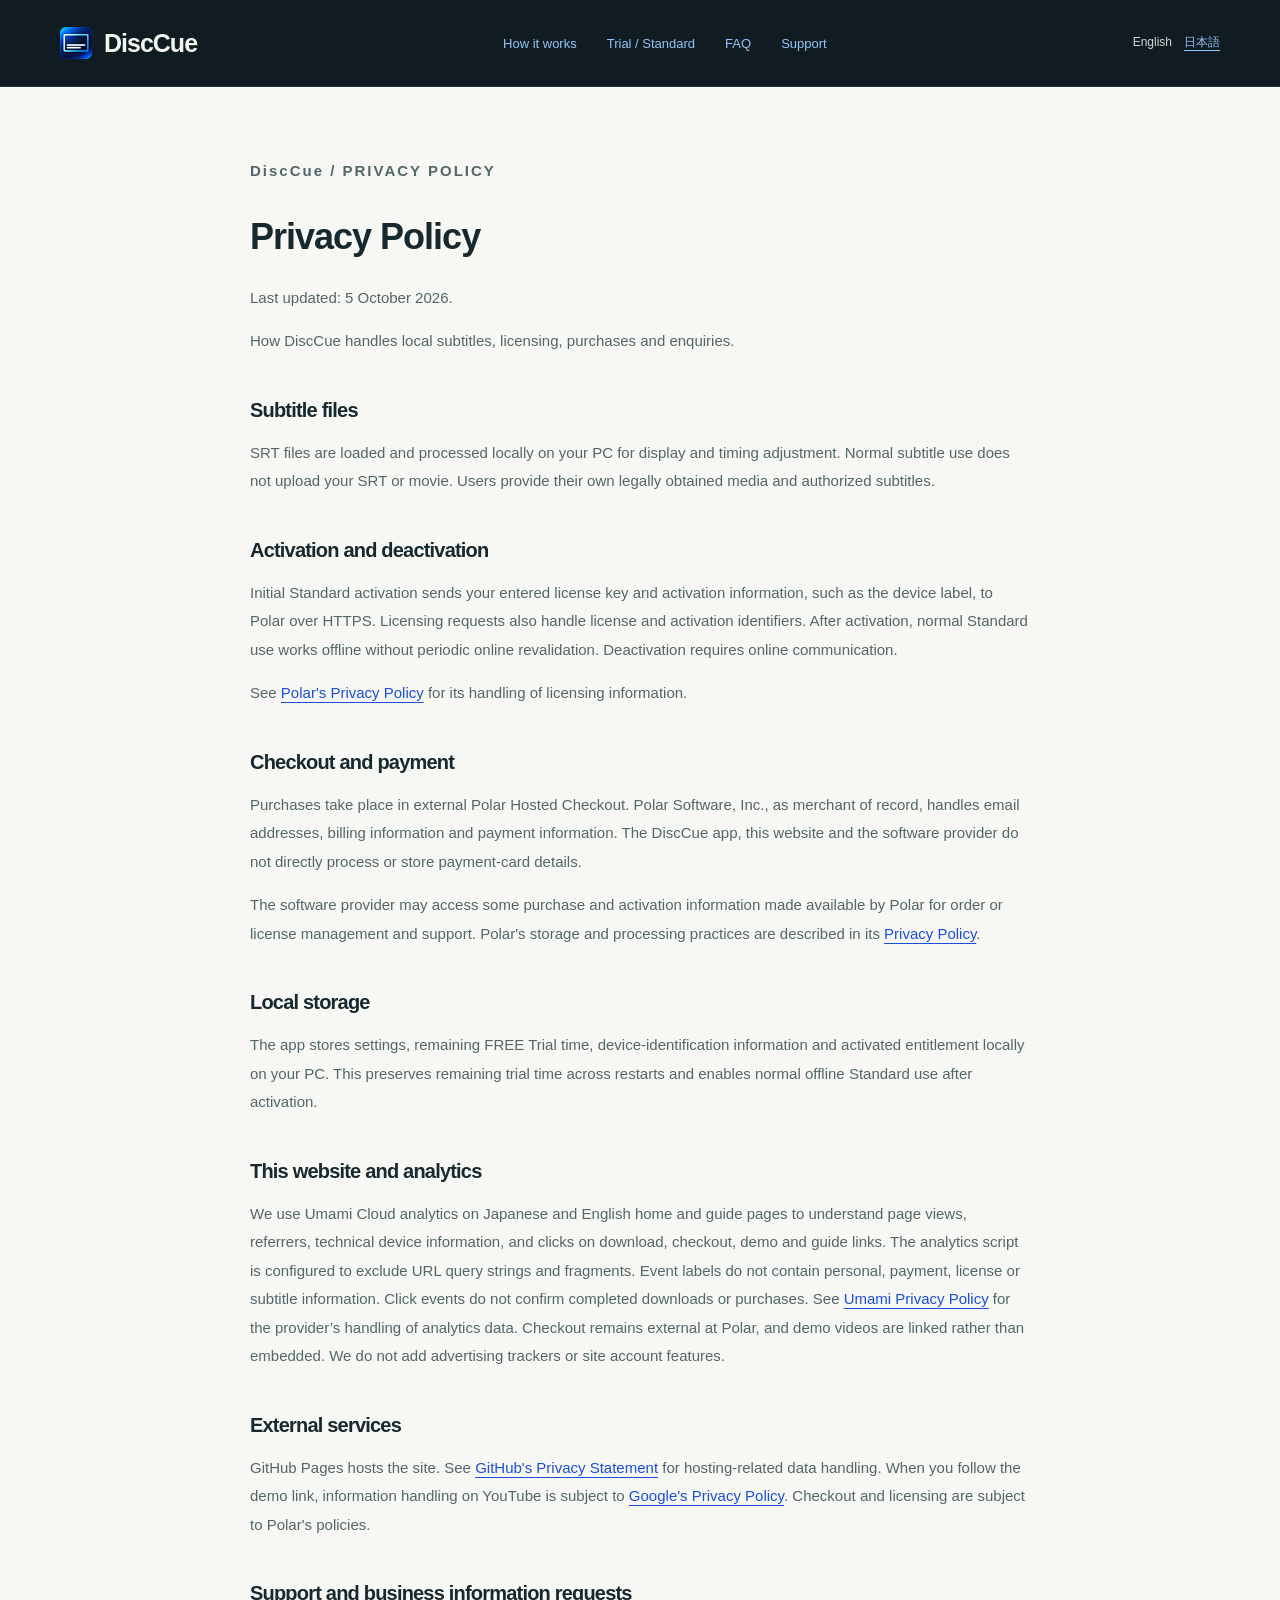
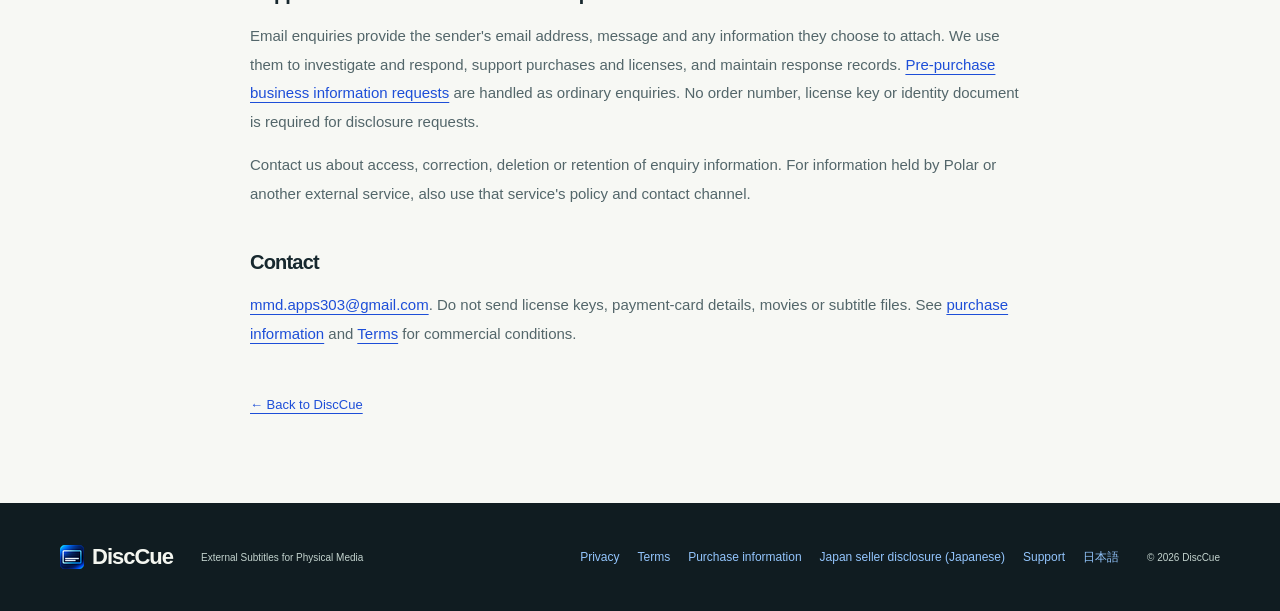
<file: en/privacy.html>
<!doctype html>
<html lang="en">
<head>
  <meta charset="utf-8">
  <meta name="viewport" content="width=device-width, initial-scale=1">
  <title>Privacy Policy — DiscCue</title>
  <meta name="description" content="DiscCue privacy information: local SRT processing, Polar licensing and checkout, local app storage, website hosting and support enquiries.">
  <meta name="theme-color" content="#101c21">
  <link rel="canonical" href="https://maguwaidog.github.io/disccue/en/privacy.html">
  <link rel="alternate" hreflang="ja" href="https://maguwaidog.github.io/disccue/privacy.html">
  <link rel="alternate" hreflang="en" href="https://maguwaidog.github.io/disccue/en/privacy.html">
  <link rel="alternate" hreflang="x-default" href="https://maguwaidog.github.io/disccue/privacy.html">
  <meta property="og:type" content="website">
  <meta property="og:site_name" content="DiscCue">
  <meta property="og:locale" content="en_US">
  <meta property="og:title" content="Privacy Policy — DiscCue">
  <meta property="og:description" content="DiscCue privacy information: local SRT processing, Polar licensing and checkout, local app storage, website hosting and support enquiries.">
  <meta property="og:url" content="https://maguwaidog.github.io/disccue/en/privacy.html">
  <meta name="twitter:card" content="summary_large_image">
  <meta name="twitter:title" content="Privacy Policy — DiscCue">
  <meta name="twitter:description" content="DiscCue privacy information: local SRT processing, Polar licensing and checkout, local app storage, website hosting and support enquiries.">
  <meta property="og:image" content="https://maguwaidog.github.io/disccue/assets/brand/og-en.png">
  <meta property="og:image:width" content="1200">
  <meta property="og:image:height" content="630">
  <meta property="og:image:type" content="image/png">
  <meta property="og:image:alt" content="Official DiscCue icon. Your SRT. The same projection screen. Two projectors. One screen.">
  <meta name="twitter:image" content="https://maguwaidog.github.io/disccue/assets/brand/og-en.png">
  <meta name="twitter:image:alt" content="Official DiscCue icon. Your SRT. The same projection screen. Two projectors. One screen.">
  <link rel="icon" href="../assets/brand/favicon.ico" type="image/x-icon">
  <link rel="icon" href="../assets/brand/disccue-icon-16.png" sizes="16x16" type="image/png">
  <link rel="icon" href="../assets/brand/disccue-icon-32.png" sizes="32x32" type="image/png">
  <link rel="icon" href="../assets/brand/disccue-icon-48.png" sizes="48x48" type="image/png">
  <link rel="apple-touch-icon" href="../assets/brand/apple-touch-icon.png" sizes="180x180">
  <link rel="stylesheet" href="../assets/styles.css">
</head>
<body>
  <a class="skip-link" href="#main">Skip to content</a>
  <header class="site-header"><div class="wrap header-inner">
    <a class="brand" href="./" aria-label="DiscCue home"><img src="../assets/brand/disccue-icon-32.png" srcset="../assets/brand/disccue-icon-32.png 1x, ../assets/brand/disccue-icon-64.png 2x" width="32" height="32" alt=""><span>DiscCue</span></a>
    <nav aria-label="Main navigation"><a href="./#how-it-works">How it works</a><a href="./#pricing">Trial / Standard</a><a href="./#faq">FAQ</a><a href="./#support">Support</a></nav>
    <div class="language-switch" aria-label="Website language"><span lang="en" aria-current="true">English</span><a href="../privacy.html" lang="ja" hreflang="ja" aria-label="日本語 / Japanese">日本語</a></div>
  </div></header>
  <main id="main" class="document-main"><article class="wrap document-wrap">
    <p class="eyebrow">DiscCue / PRIVACY POLICY</p>
    <h1>Privacy Policy</h1>
    <p>Last updated: 5 October 2026.</p>
    <p class="document-intro">How DiscCue handles local subtitles, licensing, purchases and enquiries.</p>
    <h2>Subtitle files</h2><p>SRT files are loaded and processed locally on your PC for display and timing adjustment. Normal subtitle use does not upload your SRT or movie. Users provide their own legally obtained media and authorized subtitles.</p>
    <h2>Activation and deactivation</h2><p>Initial Standard activation sends your entered license key and activation information, such as the device label, to Polar over HTTPS. Licensing requests also handle license and activation identifiers. After activation, normal Standard use works offline without periodic online revalidation. Deactivation requires online communication.</p><p>See <a href="https://polar.sh/legal/privacy-policy">Polar's Privacy Policy</a> for its handling of licensing information.</p>
    <h2>Checkout and payment</h2><p>Purchases take place in external Polar Hosted Checkout. Polar Software, Inc., as merchant of record, handles email addresses, billing information and payment information. The DiscCue app, this website and the software provider do not directly process or store payment-card details.</p><p>The software provider may access some purchase and activation information made available by Polar for order or license management and support. Polar's storage and processing practices are described in its <a href="https://polar.sh/legal/privacy-policy">Privacy Policy</a>.</p>
    <h2>Local storage</h2><p>The app stores settings, remaining FREE Trial time, device-identification information and activated entitlement locally on your PC. This preserves remaining trial time across restarts and enables normal offline Standard use after activation.</p>
    <h2>This website and analytics</h2><p>We use Umami Cloud analytics on Japanese and English home and guide pages to understand page views, referrers, technical device information, and clicks on download, checkout, demo and guide links. The analytics script is configured to exclude URL query strings and fragments. Event labels do not contain personal, payment, license or subtitle information. Click events do not confirm completed downloads or purchases. See <a href="https://umami.is/privacy">Umami Privacy Policy</a> for the provider’s handling of analytics data. Checkout remains external at Polar, and demo videos are linked rather than embedded. We do not add advertising trackers or site account features.</p>
    <h2>External services</h2><p>GitHub Pages hosts the site. See <a href="https://docs.github.com/en/site-policy/privacy-policies/github-general-privacy-statement">GitHub's Privacy Statement</a> for hosting-related data handling. When you follow the demo link, information handling on YouTube is subject to <a href="https://policies.google.com/privacy">Google's Privacy Policy</a>. Checkout and licensing are subject to Polar's policies.</p>
    <h2>Support and business information requests</h2><p>Email enquiries provide the sender's email address, message and any information they choose to attach. We use them to investigate and respond, support purchases and licenses, and maintain response records. <a href="purchase.html#provider">Pre-purchase business information requests</a> are handled as ordinary enquiries. No order number, license key or identity document is required for disclosure requests.</p><p>Contact us about access, correction, deletion or retention of enquiry information. For information held by Polar or another external service, also use that service's policy and contact channel.</p>
    <h2>Contact</h2><p><a href="mailto:mmd.apps303@gmail.com">mmd.apps303@gmail.com</a>. Do not send license keys, payment-card details, movies or subtitle files. See <a href="purchase.html">purchase information</a> and <a href="terms.html">Terms</a> for commercial conditions.</p>
    <a class="back-link" href="./">← Back to DiscCue</a>
  </article></main>
  <footer class="site-footer"><div class="wrap footer-inner"><a class="brand" href="./"><img src="../assets/brand/disccue-icon-24.png" srcset="../assets/brand/disccue-icon-24.png 1x, ../assets/brand/disccue-icon-48.png 2x" width="24" height="24" alt=""><span>DiscCue</span></a><p>External Subtitles for Physical Media</p><nav class="footer-links" aria-label="Policies and support"><a href="privacy.html">Privacy</a><a href="terms.html">Terms</a><a href="purchase.html">Purchase information</a><a href="../tokushoho.html" lang="en">Japan seller disclosure (Japanese)</a><a href="./#support">Support</a><a href="../privacy.html" lang="ja" hreflang="ja" aria-label="日本語 / Japanese">日本語</a></nav><span>© 2026 DiscCue</span></div></footer>
</body>
</html>
</file>
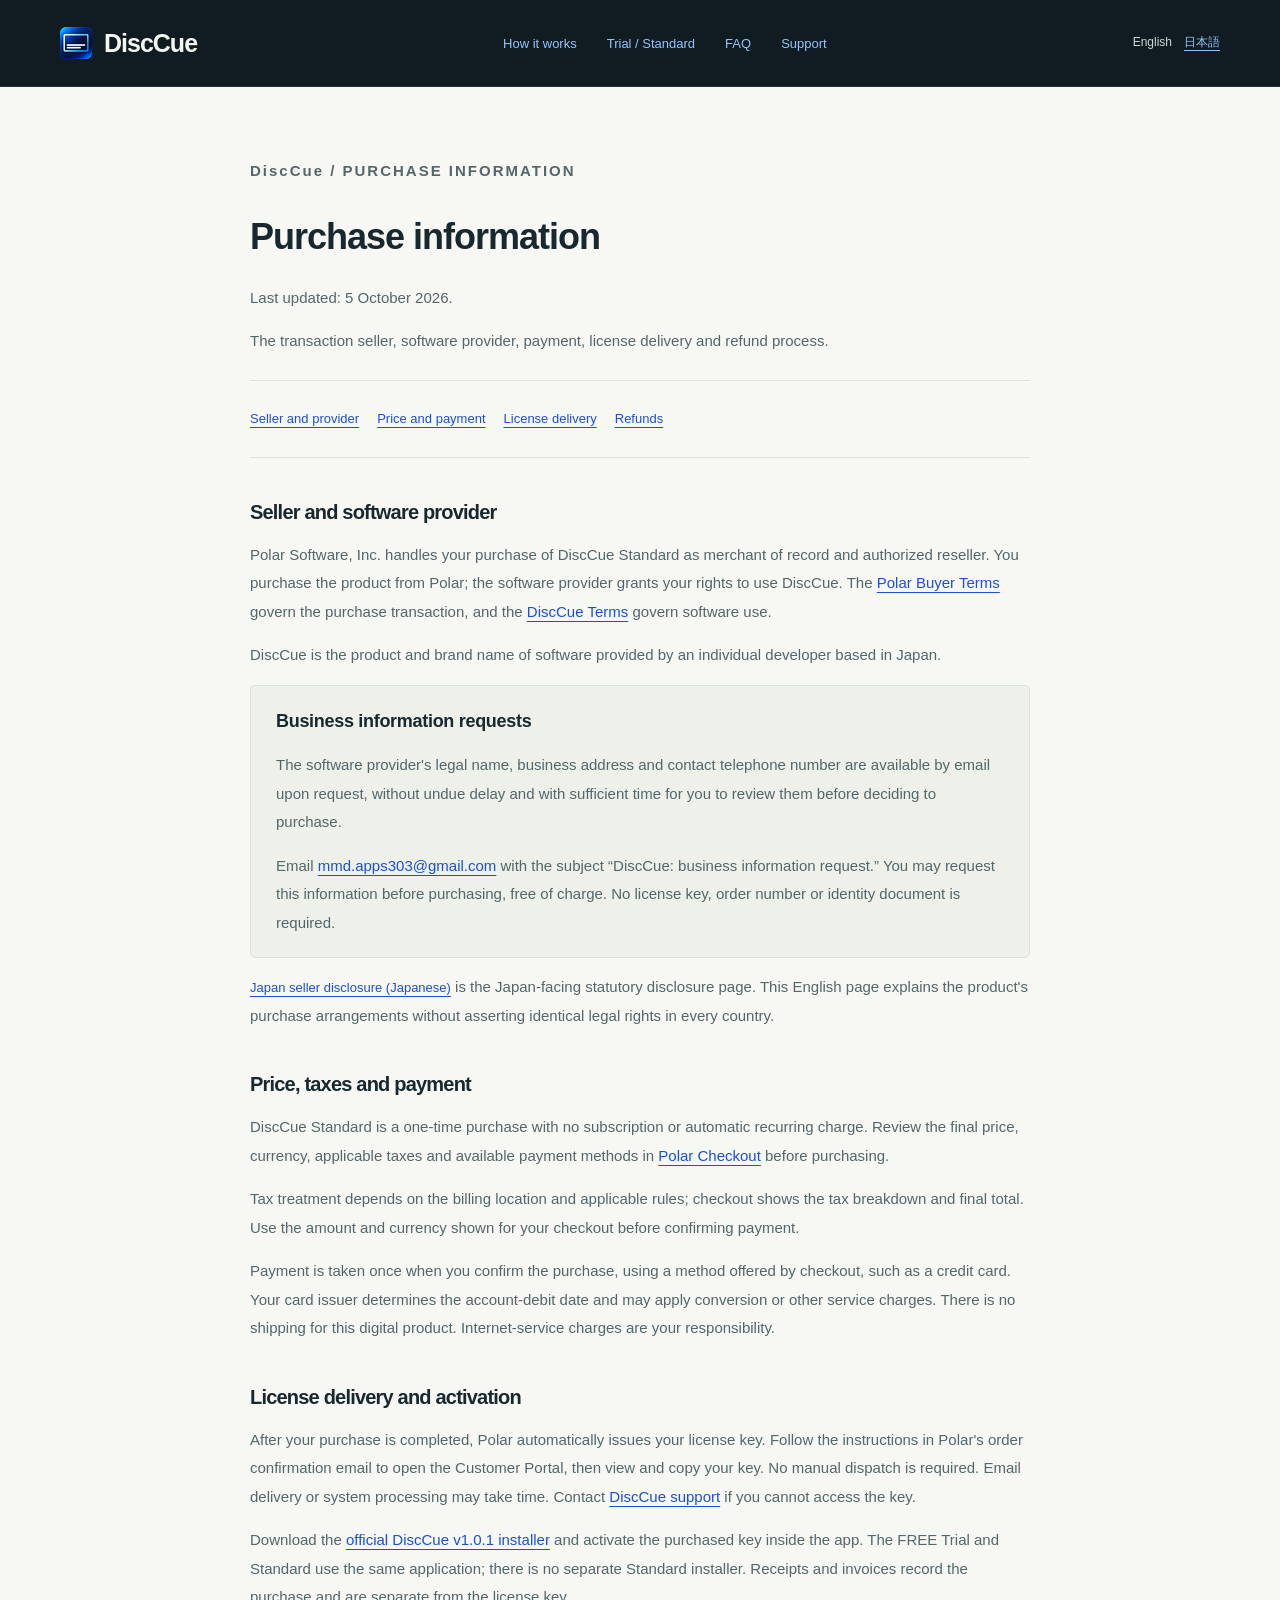
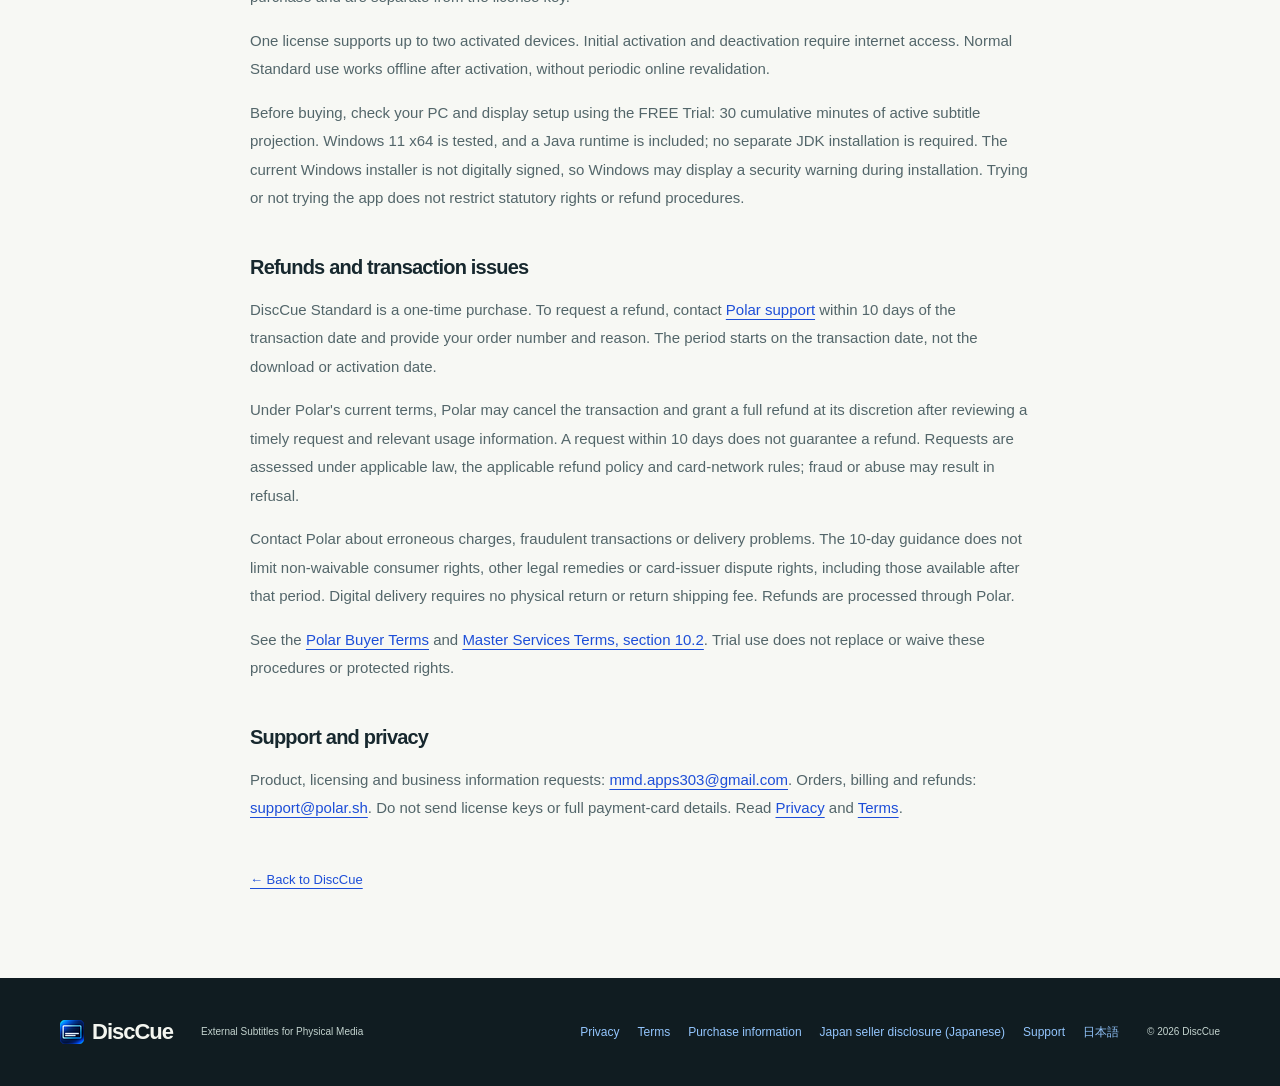
<file: en/purchase.html>
<!doctype html>
<html lang="en">
<head>
  <meta charset="utf-8">
  <meta name="viewport" content="width=device-width, initial-scale=1">
  <title>Purchase information — DiscCue</title>
  <meta name="description" content="DiscCue purchase information for international visitors: Polar reseller role, price and tax review, automatic license delivery, provider enquiries and refund guidance.">
  <meta name="theme-color" content="#101c21">
  <link rel="canonical" href="https://maguwaidog.github.io/disccue/en/purchase.html">
  <meta property="og:type" content="website">
  <meta property="og:site_name" content="DiscCue">
  <meta property="og:locale" content="en_US">
  <meta property="og:title" content="Purchase information — DiscCue">
  <meta property="og:description" content="DiscCue purchase information for international visitors: Polar reseller role, price and tax review, automatic license delivery, provider enquiries and refund guidance.">
  <meta property="og:url" content="https://maguwaidog.github.io/disccue/en/purchase.html">
  <meta name="twitter:card" content="summary_large_image">
  <meta name="twitter:title" content="Purchase information — DiscCue">
  <meta name="twitter:description" content="DiscCue purchase information for international visitors: Polar reseller role, price and tax review, automatic license delivery, provider enquiries and refund guidance.">
  <meta property="og:image" content="https://maguwaidog.github.io/disccue/assets/brand/og-en.png">
  <meta property="og:image:width" content="1200">
  <meta property="og:image:height" content="630">
  <meta property="og:image:type" content="image/png">
  <meta property="og:image:alt" content="Official DiscCue icon. Your SRT. The same projection screen. Two projectors. One screen.">
  <meta name="twitter:image" content="https://maguwaidog.github.io/disccue/assets/brand/og-en.png">
  <meta name="twitter:image:alt" content="Official DiscCue icon. Your SRT. The same projection screen. Two projectors. One screen.">
  <link rel="icon" href="../assets/brand/favicon.ico" type="image/x-icon">
  <link rel="icon" href="../assets/brand/disccue-icon-16.png" sizes="16x16" type="image/png">
  <link rel="icon" href="../assets/brand/disccue-icon-32.png" sizes="32x32" type="image/png">
  <link rel="icon" href="../assets/brand/disccue-icon-48.png" sizes="48x48" type="image/png">
  <link rel="apple-touch-icon" href="../assets/brand/apple-touch-icon.png" sizes="180x180">
  <link rel="stylesheet" href="../assets/styles.css">
</head>
<body>
  <a class="skip-link" href="#main">Skip to content</a>
  <header class="site-header"><div class="wrap header-inner">
    <a class="brand" href="./" aria-label="DiscCue home"><img src="../assets/brand/disccue-icon-32.png" srcset="../assets/brand/disccue-icon-32.png 1x, ../assets/brand/disccue-icon-64.png 2x" width="32" height="32" alt=""><span>DiscCue</span></a>
    <nav aria-label="Main navigation"><a href="./#how-it-works">How it works</a><a href="./#pricing">Trial / Standard</a><a href="./#faq">FAQ</a><a href="./#support">Support</a></nav>
    <div class="language-switch" aria-label="Website language"><span lang="en" aria-current="true">English</span><a href="../tokushoho.html" lang="ja" hreflang="ja" aria-label="日本語 / Japanese">日本語</a></div>
  </div></header>
  <main id="main" class="document-main"><article class="wrap document-wrap">
    <p class="eyebrow">DiscCue / PURCHASE INFORMATION</p>
    <h1>Purchase information</h1>
    <p>Last updated: 5 October 2026.</p>
    <p class="document-intro">The transaction seller, software provider, payment, license delivery and refund process.</p>
    <nav class="commerce-nav" aria-label="Purchase information sections"><a href="#provider">Seller and provider</a><a href="#price">Price and payment</a><a href="#delivery">License delivery</a><a href="#refund">Refunds</a></nav>
    <section id="provider"><h2>Seller and software provider</h2><p>Polar Software, Inc. handles your purchase of DiscCue Standard as merchant of record and authorized reseller. You purchase the product from Polar; the software provider grants your rights to use DiscCue. The <a href="https://polar.sh/legal/checkout-buyer-terms">Polar Buyer Terms</a> govern the purchase transaction, and the <a href="terms.html">DiscCue Terms</a> govern software use.</p><p>DiscCue is the product and brand name of software provided by an individual developer based in Japan.</p><div class="notice-box"><h3>Business information requests</h3><p>The software provider's legal name, business address and contact telephone number are available by email upon request, without undue delay and with sufficient time for you to review them before deciding to purchase.</p><p>Email <a href="mailto:mmd.apps303@gmail.com?subject=DiscCue%3A%20business%20information%20request">mmd.apps303@gmail.com</a> with the subject “DiscCue: business information request.” You may request this information before purchasing, free of charge. No license key, order number or identity document is required.</p></div><p><a href="../tokushoho.html" lang="en">Japan seller disclosure (Japanese)</a> is the Japan-facing statutory disclosure page. This English page explains the product's purchase arrangements without asserting identical legal rights in every country.</p></section>
    <section id="price"><h2>Price, taxes and payment</h2><p>DiscCue Standard is a one-time purchase with no subscription or automatic recurring charge. Review the final price, currency, applicable taxes and available payment methods in <a href="https://buy.polar.sh/polar_cl_TDCBYYSAvUdgNv5AkaE9ONiixadWXCWjz7tw21eu6fU">Polar Checkout</a> before purchasing.</p><p>Tax treatment depends on the billing location and applicable rules; checkout shows the tax breakdown and final total. Use the amount and currency shown for your checkout before confirming payment.</p><p>Payment is taken once when you confirm the purchase, using a method offered by checkout, such as a credit card. Your card issuer determines the account-debit date and may apply conversion or other service charges. There is no shipping for this digital product. Internet-service charges are your responsibility.</p></section>
    <section id="delivery"><h2>License delivery and activation</h2><p>After your purchase is completed, Polar automatically issues your license key. Follow the instructions in Polar's order confirmation email to open the Customer Portal, then view and copy your key. No manual dispatch is required. Email delivery or system processing may take time. Contact <a href="mailto:mmd.apps303@gmail.com">DiscCue support</a> if you cannot access the key.</p><p>Download the <a href="https://github.com/maguwaidog/DiscCue-Releases/releases/tag/v1.0.1">official DiscCue v1.0.1 installer</a> and activate the purchased key inside the app. The FREE Trial and Standard use the same application; there is no separate Standard installer. Receipts and invoices record the purchase and are separate from the license key.</p><p>One license supports up to two activated devices. Initial activation and deactivation require internet access. Normal Standard use works offline after activation, without periodic online revalidation.</p><p>Before buying, check your PC and display setup using the FREE Trial: 30 cumulative minutes of active subtitle projection. Windows 11 x64 is tested, and a Java runtime is included; no separate JDK installation is required. The current Windows installer is not digitally signed, so Windows may display a security warning during installation. Trying or not trying the app does not restrict statutory rights or refund procedures.</p></section>
    <section id="refund"><h2>Refunds and transaction issues</h2><p>DiscCue Standard is a one-time purchase. To request a refund, contact <a href="mailto:support@polar.sh">Polar support</a> within 10 days of the transaction date and provide your order number and reason. The period starts on the transaction date, not the download or activation date.</p><p>Under Polar's current terms, Polar may cancel the transaction and grant a full refund at its discretion after reviewing a timely request and relevant usage information. A request within 10 days does not guarantee a refund. Requests are assessed under applicable law, the applicable refund policy and card-network rules; fraud or abuse may result in refusal.</p><p>Contact Polar about erroneous charges, fraudulent transactions or delivery problems. The 10-day guidance does not limit non-waivable consumer rights, other legal remedies or card-issuer dispute rights, including those available after that period. Digital delivery requires no physical return or return shipping fee. Refunds are processed through Polar.</p><p>See the <a href="https://polar.sh/legal/checkout-buyer-terms">Polar Buyer Terms</a> and <a href="https://polar.sh/legal/master-services-terms">Master Services Terms, section 10.2</a>. Trial use does not replace or waive these procedures or protected rights.</p></section>
    <h2>Support and privacy</h2><p>Product, licensing and business information requests: <a href="mailto:mmd.apps303@gmail.com">mmd.apps303@gmail.com</a>. Orders, billing and refunds: <a href="mailto:support@polar.sh">support@polar.sh</a>. Do not send license keys or full payment-card details. Read <a href="privacy.html">Privacy</a> and <a href="terms.html">Terms</a>.</p>
    <a class="back-link" href="./">← Back to DiscCue</a>
  </article></main>
  <footer class="site-footer"><div class="wrap footer-inner"><a class="brand" href="./"><img src="../assets/brand/disccue-icon-24.png" srcset="../assets/brand/disccue-icon-24.png 1x, ../assets/brand/disccue-icon-48.png 2x" width="24" height="24" alt=""><span>DiscCue</span></a><p>External Subtitles for Physical Media</p><nav class="footer-links" aria-label="Policies and support"><a href="privacy.html">Privacy</a><a href="terms.html">Terms</a><a href="purchase.html">Purchase information</a><a href="../tokushoho.html" lang="en">Japan seller disclosure (Japanese)</a><a href="./#support">Support</a><a href="../tokushoho.html" lang="ja" hreflang="ja" aria-label="日本語 / Japanese">日本語</a></nav><span>© 2026 DiscCue</span></div></footer>
</body>
</html>
</file>
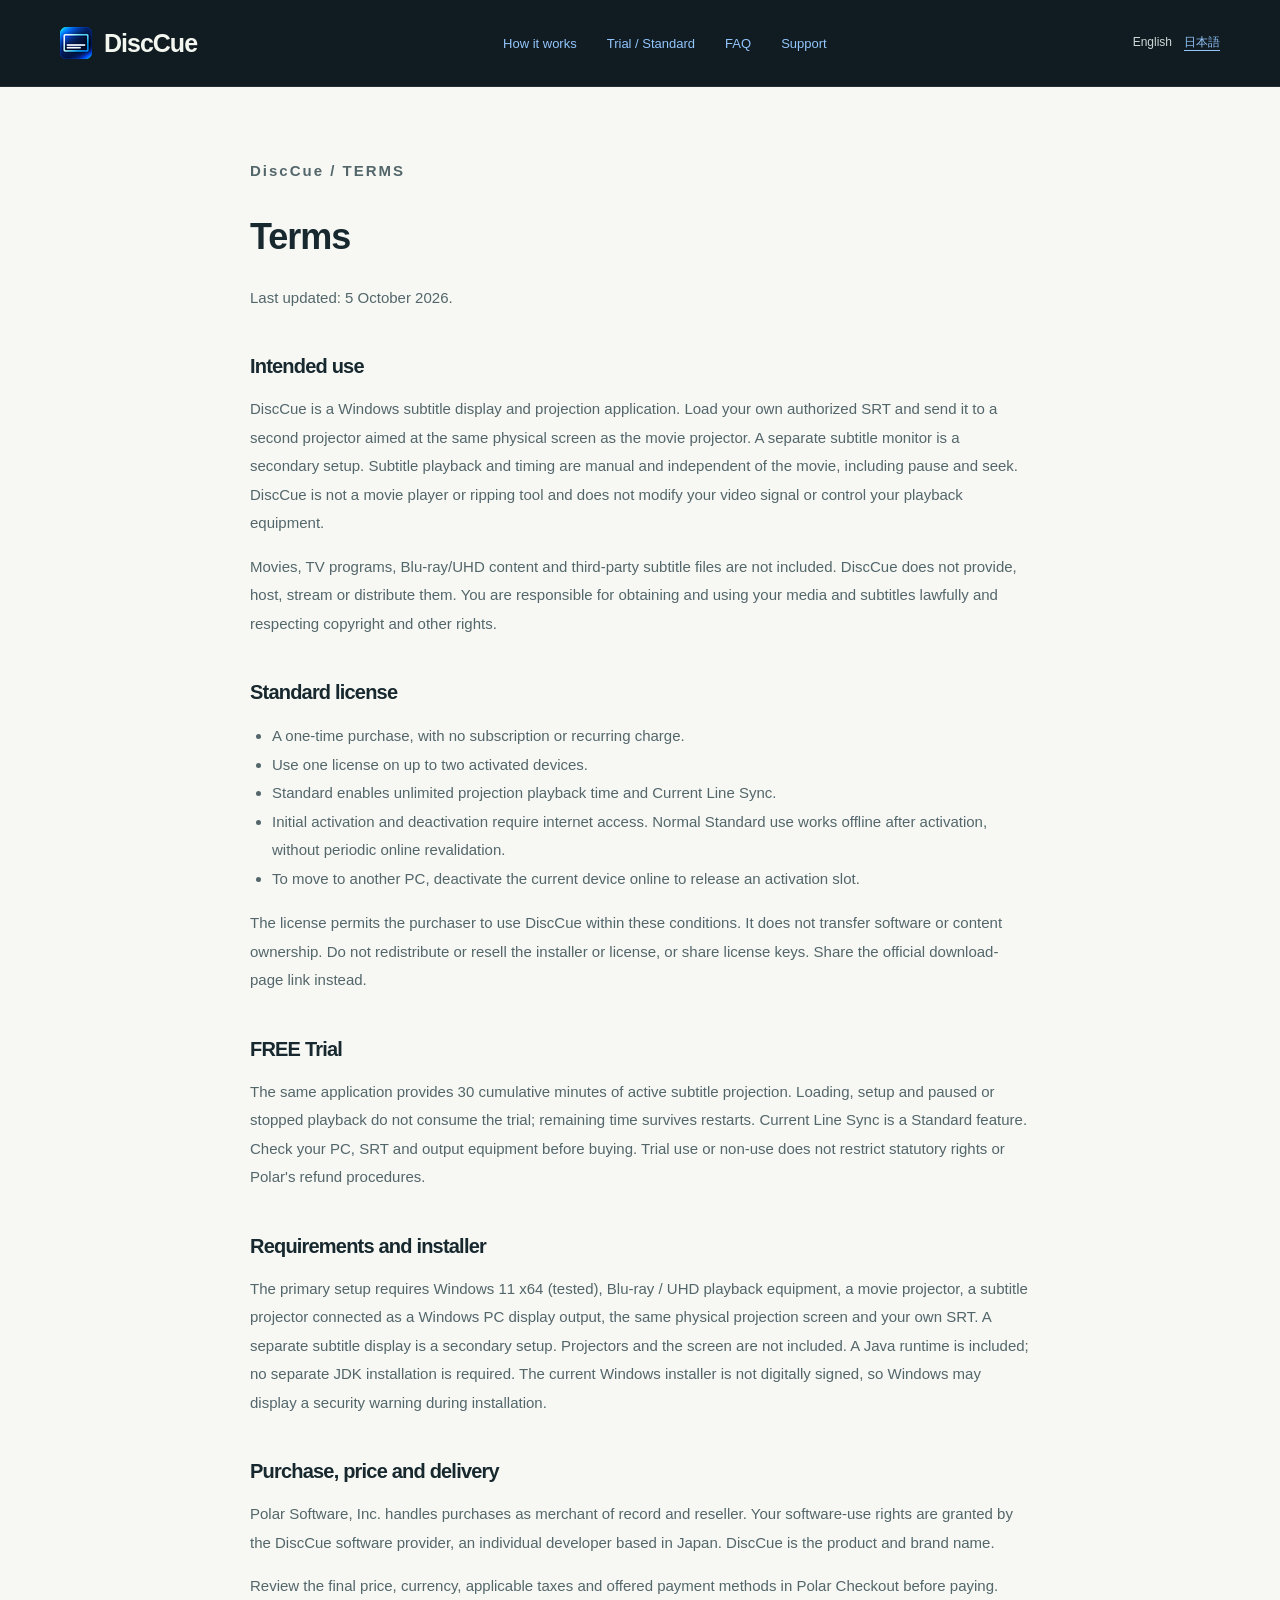
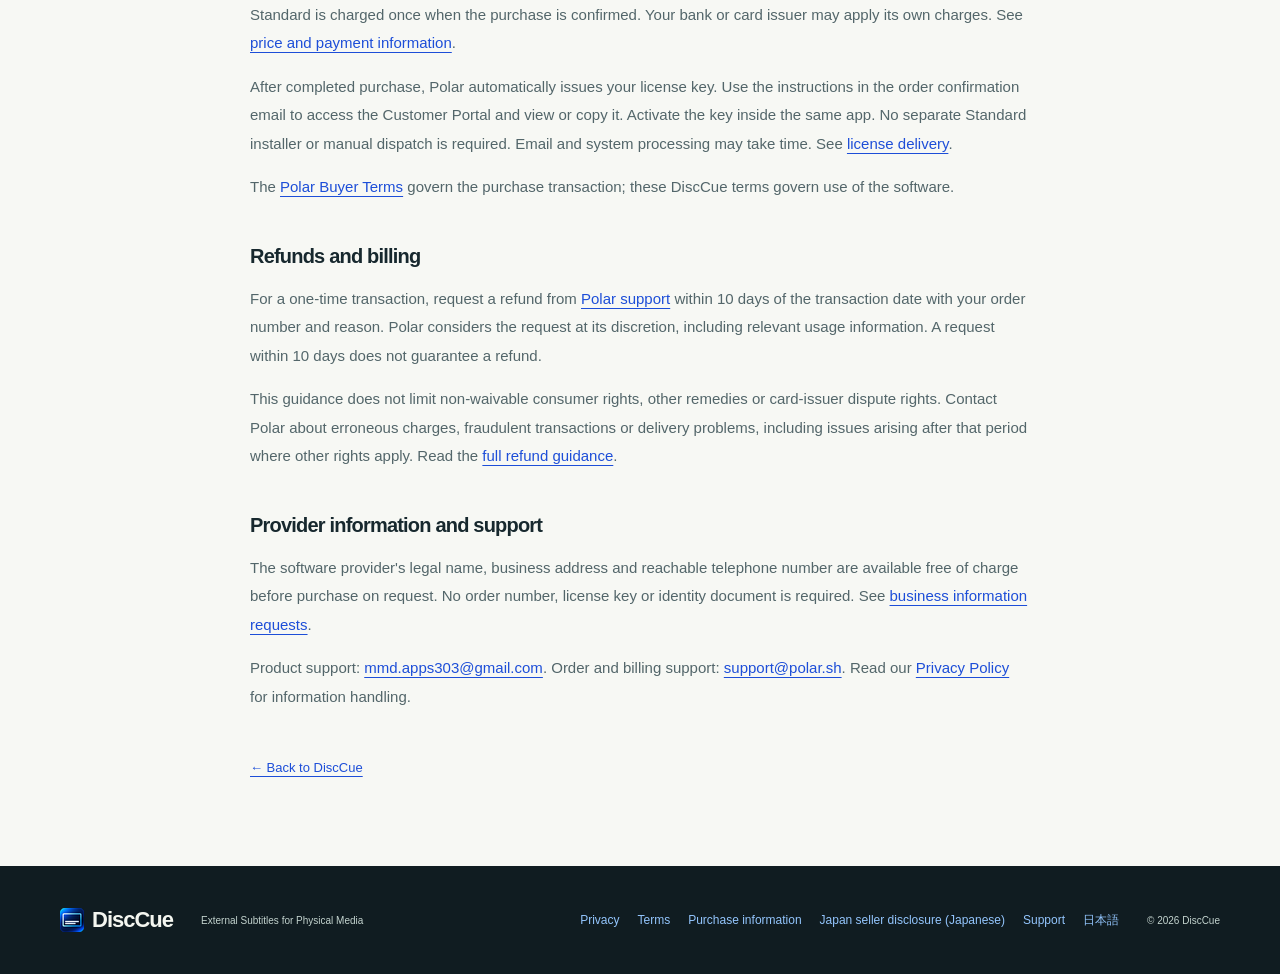
<file: en/terms.html>
<!doctype html>
<html lang="en">
<head>
  <meta charset="utf-8">
  <meta name="viewport" content="width=device-width, initial-scale=1">
  <title>Terms — DiscCue</title>
  <meta name="description" content="DiscCue use and licensing conditions: a one-time Standard purchase, up to two activated devices, manual subtitle projection and Polar refund guidance.">
  <meta name="theme-color" content="#101c21">
  <link rel="canonical" href="https://maguwaidog.github.io/disccue/en/terms.html">
  <link rel="alternate" hreflang="ja" href="https://maguwaidog.github.io/disccue/terms.html">
  <link rel="alternate" hreflang="en" href="https://maguwaidog.github.io/disccue/en/terms.html">
  <link rel="alternate" hreflang="x-default" href="https://maguwaidog.github.io/disccue/terms.html">
  <meta property="og:type" content="website">
  <meta property="og:site_name" content="DiscCue">
  <meta property="og:locale" content="en_US">
  <meta property="og:title" content="Terms — DiscCue">
  <meta property="og:description" content="DiscCue use and licensing conditions: a one-time Standard purchase, up to two activated devices, manual subtitle projection and Polar refund guidance.">
  <meta property="og:url" content="https://maguwaidog.github.io/disccue/en/terms.html">
  <meta name="twitter:card" content="summary_large_image">
  <meta name="twitter:title" content="Terms — DiscCue">
  <meta name="twitter:description" content="DiscCue use and licensing conditions: a one-time Standard purchase, up to two activated devices, manual subtitle projection and Polar refund guidance.">
  <meta property="og:image" content="https://maguwaidog.github.io/disccue/assets/brand/og-en.png">
  <meta property="og:image:width" content="1200">
  <meta property="og:image:height" content="630">
  <meta property="og:image:type" content="image/png">
  <meta property="og:image:alt" content="Official DiscCue icon. Your SRT. The same projection screen. Two projectors. One screen.">
  <meta name="twitter:image" content="https://maguwaidog.github.io/disccue/assets/brand/og-en.png">
  <meta name="twitter:image:alt" content="Official DiscCue icon. Your SRT. The same projection screen. Two projectors. One screen.">
  <link rel="icon" href="../assets/brand/favicon.ico" type="image/x-icon">
  <link rel="icon" href="../assets/brand/disccue-icon-16.png" sizes="16x16" type="image/png">
  <link rel="icon" href="../assets/brand/disccue-icon-32.png" sizes="32x32" type="image/png">
  <link rel="icon" href="../assets/brand/disccue-icon-48.png" sizes="48x48" type="image/png">
  <link rel="apple-touch-icon" href="../assets/brand/apple-touch-icon.png" sizes="180x180">
  <link rel="stylesheet" href="../assets/styles.css">
</head>
<body>
  <a class="skip-link" href="#main">Skip to content</a>
  <header class="site-header"><div class="wrap header-inner">
    <a class="brand" href="./" aria-label="DiscCue home"><img src="../assets/brand/disccue-icon-32.png" srcset="../assets/brand/disccue-icon-32.png 1x, ../assets/brand/disccue-icon-64.png 2x" width="32" height="32" alt=""><span>DiscCue</span></a>
    <nav aria-label="Main navigation"><a href="./#how-it-works">How it works</a><a href="./#pricing">Trial / Standard</a><a href="./#faq">FAQ</a><a href="./#support">Support</a></nav>
    <div class="language-switch" aria-label="Website language"><span lang="en" aria-current="true">English</span><a href="../terms.html" lang="ja" hreflang="ja" aria-label="日本語 / Japanese">日本語</a></div>
  </div></header>
  <main id="main" class="document-main"><article class="wrap document-wrap">
    <p class="eyebrow">DiscCue / TERMS</p>
    <h1>Terms</h1>
    <p>Last updated: 5 October 2026.</p>
    <h2>Intended use</h2><p>DiscCue is a Windows subtitle display and projection application. Load your own authorized SRT and send it to a second projector aimed at the same physical screen as the movie projector. A separate subtitle monitor is a secondary setup. Subtitle playback and timing are manual and independent of the movie, including pause and seek. DiscCue is not a movie player or ripping tool and does not modify your video signal or control your playback equipment.</p><p>Movies, TV programs, Blu-ray/UHD content and third-party subtitle files are not included. DiscCue does not provide, host, stream or distribute them. You are responsible for obtaining and using your media and subtitles lawfully and respecting copyright and other rights.</p>
    <h2>Standard license</h2><ul><li>A one-time purchase, with no subscription or recurring charge.</li><li>Use one license on up to two activated devices.</li><li>Standard enables unlimited projection playback time and Current Line Sync.</li><li>Initial activation and deactivation require internet access. Normal Standard use works offline after activation, without periodic online revalidation.</li><li>To move to another PC, deactivate the current device online to release an activation slot.</li></ul><p>The license permits the purchaser to use DiscCue within these conditions. It does not transfer software or content ownership. Do not redistribute or resell the installer or license, or share license keys. Share the official download-page link instead.</p>
    <h2>FREE Trial</h2><p>The same application provides 30 cumulative minutes of active subtitle projection. Loading, setup and paused or stopped playback do not consume the trial; remaining time survives restarts. Current Line Sync is a Standard feature. Check your PC, SRT and output equipment before buying. Trial use or non-use does not restrict statutory rights or Polar's refund procedures.</p>
    <h2>Requirements and installer</h2><p>The primary setup requires Windows 11 x64 (tested), Blu-ray / UHD playback equipment, a movie projector, a subtitle projector connected as a Windows PC display output, the same physical projection screen and your own SRT. A separate subtitle display is a secondary setup. Projectors and the screen are not included. A Java runtime is included; no separate JDK installation is required. The current Windows installer is not digitally signed, so Windows may display a security warning during installation.</p>
    <h2>Purchase, price and delivery</h2><p>Polar Software, Inc. handles purchases as merchant of record and reseller. Your software-use rights are granted by the DiscCue software provider, an individual developer based in Japan. DiscCue is the product and brand name.</p><p>Review the final price, currency, applicable taxes and offered payment methods in Polar Checkout before paying. Standard is charged once when the purchase is confirmed. Your bank or card issuer may apply its own charges. See <a href="purchase.html#price">price and payment information</a>.</p><p>After completed purchase, Polar automatically issues your license key. Use the instructions in the order confirmation email to access the Customer Portal and view or copy it. Activate the key inside the same app. No separate Standard installer or manual dispatch is required. Email and system processing may take time. See <a href="purchase.html#delivery">license delivery</a>.</p><p>The <a href="https://polar.sh/legal/checkout-buyer-terms">Polar Buyer Terms</a> govern the purchase transaction; these DiscCue terms govern use of the software.</p>
    <h2>Refunds and billing</h2><p>For a one-time transaction, request a refund from <a href="mailto:support@polar.sh">Polar support</a> within 10 days of the transaction date with your order number and reason. Polar considers the request at its discretion, including relevant usage information. A request within 10 days does not guarantee a refund.</p><p>This guidance does not limit non-waivable consumer rights, other remedies or card-issuer dispute rights. Contact Polar about erroneous charges, fraudulent transactions or delivery problems, including issues arising after that period where other rights apply. Read the <a href="purchase.html#refund">full refund guidance</a>.</p>
    <h2>Provider information and support</h2><p>The software provider's legal name, business address and reachable telephone number are available free of charge before purchase on request. No order number, license key or identity document is required. See <a href="purchase.html#provider">business information requests</a>.</p><p>Product support: <a href="mailto:mmd.apps303@gmail.com">mmd.apps303@gmail.com</a>. Order and billing support: <a href="mailto:support@polar.sh">support@polar.sh</a>. Read our <a href="privacy.html">Privacy Policy</a> for information handling.</p>
    <a class="back-link" href="./">← Back to DiscCue</a>
  </article></main>
  <footer class="site-footer"><div class="wrap footer-inner"><a class="brand" href="./"><img src="../assets/brand/disccue-icon-24.png" srcset="../assets/brand/disccue-icon-24.png 1x, ../assets/brand/disccue-icon-48.png 2x" width="24" height="24" alt=""><span>DiscCue</span></a><p>External Subtitles for Physical Media</p><nav class="footer-links" aria-label="Policies and support"><a href="privacy.html">Privacy</a><a href="terms.html">Terms</a><a href="purchase.html">Purchase information</a><a href="../tokushoho.html" lang="en">Japan seller disclosure (Japanese)</a><a href="./#support">Support</a><a href="../terms.html" lang="ja" hreflang="ja" aria-label="日本語 / Japanese">日本語</a></nav><span>© 2026 DiscCue</span></div></footer>
</body>
</html>
</file>
<file: assets/styles.css>
:root{--color-bg:#F7F8F4;--color-bg-alt:#EDF1EA;--color-surface:#FFFFFF;--color-text:#17282E;--color-text-muted:#53666A;--color-primary:#2563EB;--color-primary-hover:#1D4ED8;--color-primary-active:#1E40AF;--color-link:#1D4ED8;--color-link-hover:#1E40AF;--color-link-active:#1E3A8A;--color-border:#DCE3DC;--color-border-strong:#637B80;--color-focus:#1D4ED8;--color-focus-gap:#FFFFFF;--color-button-text:#FFFFFF;--color-bg-dark:#101C21;--color-surface-dark:#192A2E;--color-text-dark:#F4F6F0;--color-text-muted-dark:#C3D3CE;--color-link-dark:#93C5FD;--color-link-hover-dark:#BFDBFE;--color-link-active-dark:#DBEAFE;--color-focus-dark:#93C5FD;--color-focus-gap-dark:#101C21;--color-primary-border-dark:#BFDBFE;--color-accent-soft:#BFDBFE;--color-outline-hover-bg:#EAF2FF;--color-outline-active-bg:#DBEAFE;--color-outline-hover-bg-dark:#172B35;--color-outline-active-bg-dark:#1A303A;--color-visited-link:#1D4ED8;--color-visited-link-dark:#93C5FD;--ink:var(--color-text);--muted:var(--color-text-muted);--paper:var(--color-bg);--line:var(--color-border);--night:var(--color-bg-dark);--accent:var(--color-accent-soft);--green:var(--color-link);--wrap:1160px;color-scheme:light;font-family:-apple-system,BlinkMacSystemFont,"Segoe UI","Noto Sans JP","Yu Gothic UI",Meiryo,sans-serif;color:var(--ink);background:var(--paper)}
*{box-sizing:border-box}html{scroll-behavior:smooth;scroll-padding-top:95px}body{margin:0}a{text-underline-offset:4px}img{display:block;max-width:100%}.wrap{width:min(var(--wrap),calc(100% - 96px));margin-inline:auto}.skip-link{position:absolute;top:-100px;left:12px;background:var(--accent);padding:12px;z-index:10}.skip-link:focus{top:12px}.site-header{background:var(--night);color:var(--color-text-dark);border-bottom:1px solid #ffffff15}.header-inner{min-height:86px;display:flex;align-items:center;justify-content:space-between;gap:24px}.brand{display:inline-flex;align-items:center;gap:12px;font-size:25px;font-weight:650;letter-spacing:-1px;text-decoration:none}nav{display:flex;gap:30px}nav a{font-size:13px;text-decoration:none}.hero{background:var(--night);color:var(--color-text-dark);padding:86px 0 62px;overflow:hidden}.hero-grid{display:grid;grid-template-columns:1.1fr 1fr;align-items:center;gap:64px}.eyebrow{font-size:11px;font-weight:650;letter-spacing:2px;line-height:1.8;margin:0 0 26px;color:var(--green)}.hero .eyebrow{color:var(--color-text-muted-dark);display:flex;align-items:center;gap:10px}.status-dot,.small-dot{height:6px;width:6px;background:#98d0b6;border-radius:50%;display:inline-block;flex-shrink:0}.descriptor{font-size:13px;letter-spacing:.4px;color:var(--accent);margin:0 0 19px}h1{font-size:clamp(30px,3.5vw,43px);letter-spacing:-1.7px;font-weight:650;line-height:1.65;margin:0 0 25px}p{line-height:1.95}.lead{font-size:17px;color:var(--color-text-dark);line-height:1.95;margin:0 0 16px}.reading{font-size:13px;white-space:nowrap}.hero-detail{font-size:14px;color:var(--color-text-muted-dark);margin:0 0 30px}.button{display:inline-flex;align-items:center;gap:38px;padding:15px 23px;text-decoration:none;font-size:13px;font-weight:650;border-radius:5px;min-height:48px}.availability{font-size:11px;color:var(--color-text-muted-dark);margin:18px 0 0;max-width:400px}.concept{margin:0;min-width:0;border:1px solid #ffffff1a;border-radius:10px;padding:22px;background:linear-gradient(150deg,#ffffff05,#ffffff00);box-shadow:0 25px 70px #0000001a}.concept-top{display:flex;justify-content:space-between;align-items:center;font-size:9px;letter-spacing:1.8px;color:#90a6a3;margin-bottom:18px}.screen-art{height:218px;position:relative;background:linear-gradient(165deg,#28434c,#182c35 70%);border:1px solid #75999036;border-radius:4px;overflow:hidden}.moon{position:absolute;width:42px;height:42px;top:38px;right:25%;border-radius:50%;background:#d5e4d3;box-shadow:0 0 48px #c7e8db15}.ridge{position:absolute;width:100%;height:130px;bottom:0;clip-path:polygon(0 80%,24% 25%,45% 62%,68% 5%,100% 68%,100% 100%,0 100%);background:#263e42}.ridge-back{bottom:26px;opacity:.7;transform:scaleX(-1)}.ridge-front{background:#14262b}.screen-label{position:absolute;bottom:18px;left:0;width:100%;text-align:center;font-size:10px;letter-spacing:1.5px;color:#9db3ae}.subtitle-panel{margin-top:14px;padding:20px 22px;background:#091115;border:1px solid #5b7f7140;border-radius:4px}.panel-label{font-size:8px;letter-spacing:2px;color:#78968d}.subtitle-panel p{font-size:clamp(12px,1.3vw,16px);text-align:center;letter-spacing:1px;margin:18px 0 22px;white-space:nowrap;color:#f8faf0}.timeline{position:relative;height:2px;background:#263a35}.timeline span{display:block;width:46%;height:2px;background:#9acfb8}.timeline i{position:absolute;left:46%;top:-3px;width:8px;height:8px;background:#c7e8db;border-radius:50%}.concept-bottom{display:flex;justify-content:space-between;align-items:center;gap:8px;color:#87a099;font-size:7px;letter-spacing:.7px;margin-top:22px}.concept-bottom strong{font-size:12px;letter-spacing:-.3px;color:#c7e8db}.concept figcaption{text-align:center;font-size:9px;line-height:1.8;color:#8fa59f;margin-top:18px}.section{padding:88px 0;scroll-margin-top:0}.product{border-bottom:1px solid var(--line)}.product-grid,.status-grid,.contact-grid{display:grid;grid-template-columns:1fr 1.25fr;gap:90px}h2{font-size:clamp(24px,2.4vw,31px);font-weight:650;letter-spacing:-.8px;line-height:1.7;margin:0}h3{font-size:18px;line-height:1.7;font-weight:650;letter-spacing:-.3px}.prose>p{font-size:14px;color:var(--muted);margin:0 0 22px}.prose [lang=en]{font-size:13px;line-height:1.9}.content-notice{border-left:3px solid var(--color-link);padding:2px 0 2px 22px;margin-top:30px}.content-notice strong{font-size:13px;line-height:1.9;display:block}.content-notice p{font-size:12px;color:var(--muted);margin:10px 0}.features{background:#edf1ea}.section-heading{display:flex;justify-content:space-between;align-items:flex-end;gap:24px;margin-bottom:35px}.section-heading .eyebrow{margin-bottom:17px}.section-heading>p{font-size:11px;color:var(--muted);margin:0 0 8px}.feature-grid{display:grid;grid-template-columns:repeat(3,1fr);gap:20px}.feature-card{padding:29px;background:var(--paper);border:1px solid var(--line);border-radius:5px}.feature-number{font-size:11px;font-variant-numeric:tabular-nums;color:var(--green);display:block;margin-bottom:30px}.feature-card h3{margin:0 0 15px}.feature-card p{font-size:13px;color:var(--muted);margin:0 0 17px}.feature-card .english{font-size:12px;margin-bottom:0}.section-note{font-size:11px;line-height:1.9;color:var(--muted);margin:24px 0 0}.status-summary{font-size:13px;color:var(--muted);margin-top:24px}.release-card{border:1px solid var(--line);border-radius:7px;background:#fff;padding:32px}.release-title{display:flex;align-items:center;justify-content:space-between;gap:16px;color:var(--muted);font-size:9px;letter-spacing:1px}.pill{background:var(--color-outline-hover-bg);color:var(--color-link);border-radius:30px;padding:7px 12px;font-size:10px;letter-spacing:0}.release-card h3{font-size:25px;margin:26px 0 14px}.release-card p{font-size:13px;color:var(--muted)}.release-card .english{font-size:12px}.trial-row{display:flex;gap:28px;padding-top:22px;margin-top:24px;border-top:1px solid var(--line);font-size:11px;line-height:1.8}.trial-row strong{font-size:12px;white-space:nowrap}.trial-row span{color:var(--muted)}.release-card .release-note{font-size:10px;margin:22px 0 0}.contact-section{padding-top:64px;border-top:1px solid var(--line)}.contact-label{display:inline-block;font-size:11px;color:var(--green);border:1px solid var(--line);padding:10px 14px;border-radius:4px}.policy-strip{border-top:1px solid var(--line);padding:38px 0;background:#edf1ea}.policy-grid{display:flex;justify-content:space-between;align-items:center;gap:35px}.policy-grid h2{font-size:16px}.policy-grid p{font-size:11px;color:var(--muted);margin:8px 0 0}.policy-links{min-width:190px;display:grid;gap:14px}.policy-links a{display:flex;justify-content:space-between;font-size:12px;padding-bottom:8px;border-bottom:1px solid #cbd6ca}.site-footer{background:var(--night);color:var(--color-text-muted-dark);padding:32px 0}.footer-inner{display:flex;align-items:center;gap:28px}.site-footer .brand{font-size:22px;color:var(--color-text-dark)}.footer-inner p{font-size:10px;margin:0}.footer-inner>span{font-size:10px;margin-left:auto}.document-main{min-height:calc(100vh - 175px);padding:70px 0 90px}.document-wrap{max-width:780px}.document-main h1{font-size:36px;line-height:1.4;margin:12px 0 22px;letter-spacing:-1px}.document-main h2{font-size:20px;margin:40px 0 14px}.document-main p,.document-main li{font-size:14px;color:var(--muted);line-height:1.95}.document-main [lang=en]{font-size:13px}.document-main .document-intro{font-size:17px}.document-main .notice-box{padding:20px 25px;background:#edf1ea;border:1px solid var(--line);border-radius:5px}.document-main ul{padding-left:22px}.document-main .back-link{display:inline-block;margin-top:34px;font-size:13px}.error-code{font-size:12px;letter-spacing:3px;color:var(--green)}
.hero h1{font-size:clamp(34px,4vw,54px);line-height:1.22}.hero-position{font-size:13px;line-height:1.8;color:var(--accent);margin:0 0 22px}.viewing-field{border:1px solid #75999036;border-radius:5px;padding:10px;background:#ffffff03}.viewing-field .screen-art{border:0}.viewing-field .subtitle-panel{margin-top:10px;padding:16px 18px}.viewing-field .subtitle-panel p{margin:14px 0 4px}.signal-paths{display:grid;gap:10px;margin-top:20px;font-size:11px;line-height:1.7;color:#a8bbb9}.signal-paths>div{display:grid;grid-template-columns:1fr auto 60px;gap:12px;align-items:center}.signal-paths strong{font-weight:500;color:var(--accent)}.concept figcaption{font-size:10px}.how-section{border-bottom:1px solid var(--line)}.setup-steps{margin:0;padding-left:27px}.setup-steps li{padding:0 0 23px 12px;margin-bottom:23px;border-bottom:1px solid var(--line)}.setup-steps li:last-child{margin-bottom:0;padding-bottom:0;border:0}.setup-steps li::marker{color:var(--green);font-size:13px;font-weight:650}.setup-steps h3{font-size:17px;margin:0 0 10px}.setup-steps p{font-size:13px;line-height:1.95;color:var(--muted);margin:0 0 10px}.setup-steps p[lang=en]{font-size:12px;margin-bottom:0}
@media(min-width:1440px){.hero{padding-top:105px;padding-bottom:85px}}
@media(max-width:1000px){.wrap{width:calc(100% - 64px)}.hero-grid{gap:36px}h1{font-size:32px}.hero{padding-top:64px}.product-grid,.status-grid,.contact-grid{gap:46px}.feature-card{padding:23px}.concept{padding:18px}.screen-art{height:190px}.concept-bottom{font-size:6px;letter-spacing:0}.section-heading{display:block}.section-heading>p{margin-top:12px}}
@media(max-width:760px){html{scroll-padding-top:20px}.wrap{width:calc(100% - 40px)}.header-inner{min-height:76px;gap:16px}.brand{font-size:23px;gap:9px}nav{gap:17px}nav a{font-size:11px}.hero{padding:48px 0}.hero-grid{grid-template-columns:1fr;gap:40px}.hero .eyebrow{font-size:9px;letter-spacing:1.4px}.descriptor{font-size:12px}h1{font-size:clamp(26px,5.9vw,38px);letter-spacing:-1px;line-height:1.65}.lead{font-size:16px}.hero-detail{font-size:13px}.concept{max-width:480px;width:100%;margin-inline:auto;padding:20px}.screen-art{height:210px}.subtitle-panel p{font-size:14px}.concept-bottom{font-size:7px;letter-spacing:.3px}.section{padding:56px 0}.product-grid,.status-grid,.contact-grid{grid-template-columns:1fr;gap:30px}.eyebrow{margin-bottom:17px}.feature-grid{grid-template-columns:1fr;gap:14px}.feature-card{padding:25px}.feature-number{margin-bottom:14px}.feature-card h3{margin-bottom:10px}.feature-card p{margin-bottom:12px}.section-heading{margin-bottom:26px}.status-summary{margin-bottom:0}.release-card{padding:25px}.policy-grid{display:block}.policy-links{margin-top:26px;max-width:360px}.footer-inner{flex-wrap:wrap;gap:12px 20px}.footer-inner p{order:3;width:100%;font-size:10px}.footer-inner>span{margin-left:auto}.document-main{padding:48px 0 60px}.document-main h1{font-size:29px}.document-main h2{font-size:18px}.document-main .document-intro{font-size:15px}}
@media(max-width:370px){.wrap{width:calc(100% - 32px)}nav{gap:12px}.brand{font-size:21px}.brand img{width:27px;height:27px}.concept{padding:15px}.subtitle-panel{padding:17px 12px}.subtitle-panel p{font-size:12px}.concept-bottom{font-size:6px}.release-title{flex-wrap:wrap}.trial-row{gap:16px}}
@media(prefers-reduced-motion:reduce){html{scroll-behavior:auto}}

/* Launch v1: retain the existing home-theater palette and concept artwork. */
button{font:inherit}
.hero{padding:56px 0}.hero-grid{grid-template-columns:1.35fr 1fr;gap:44px}.hero h1{font-size:clamp(25px,2.5vw,36px);line-height:1.65;letter-spacing:-.7px;margin-bottom:20px}.hero-promise{font-size:22px;line-height:1.45;font-weight:650;color:var(--accent);margin:0 0 22px}.hero .eyebrow{margin-bottom:16px}.hero .lead{font-size:15px}.hero-detail{margin-bottom:16px}.offer-summary{font-weight:650;font-size:14px;color:var(--accent);margin:0 0 16px}.offer-summary span{margin-inline:8px}.cta-group{display:grid;grid-template-columns:1fr 1fr;gap:12px;margin-bottom:20px}.cta-item{min-width:0}.button{justify-content:center;border:1px solid transparent;gap:16px;text-align:center;line-height:1.6;font-size:13px}.cta-group .button{width:100%;padding:12px 8px}.button:disabled{cursor:not-allowed;opacity:1;background:#c3d5ce;color:#17282e}.button-outline:disabled{background:transparent;border-color:#7e9991;color:#d2e4db}.cta-note{font-size:11px;line-height:1.8;color:var(--muted);margin:12px 0 0}.cta-note span{display:block}.hero .cta-note{color:var(--color-text-muted-dark)}.text-link{font-size:13px}.flow-grid,.plan-grid{display:grid;grid-template-columns:1fr 1fr;gap:24px}.flow-card{padding:28px;border:1px solid var(--line);border-radius:7px;background:#fff}.flow-card h3{margin:0 0 20px}.flow-card h3 span{display:block;font-size:12px;color:var(--muted);font-weight:400}.signal-flow{list-style:none;margin:0;padding:0}.signal-flow li{position:relative;text-align:center;padding:18px 10px;background:#edf1ea;border-radius:4px;font-weight:650;font-size:15px;line-height:1.7}.signal-flow li+li{margin-top:36px}.signal-flow li+li::before{content:'↓';position:absolute;left:0;right:0;top:-31px;color:var(--green);font-size:22px}.signal-flow li span{display:block;font-weight:400;color:var(--muted);font-size:12px;margin-top:3px}.viewing-note{text-align:center;background:var(--night);color:var(--accent);padding:18px;margin:24px 0 0;border-radius:5px;font-weight:650;font-size:15px}.pricing-section{background:var(--night);color:var(--color-text-dark)}.pricing-section .eyebrow{color:var(--color-accent-soft)}.plan-card{display:flex;flex-direction:column;align-items:flex-start;padding:32px;border:1px solid #688079;border-radius:7px;background:#192a2e}.standard-card{border-color:var(--color-link-dark)}.plan-card .pill{display:inline-block;margin:0;font-size:12px}.plan-card h3{font-size:25px;margin:25px 0 14px}.plan-card p:not(.pill){font-size:14px;color:var(--color-text-muted-dark);line-height:1.9}.plan-card .english{font-size:12px!important}.plan-card .price{font-size:36px;line-height:1.4}.price span{display:block;font-size:13px;font-weight:400;color:var(--color-text-muted-dark);margin-top:8px}.plan-facts{font-size:14px;line-height:2;padding-left:20px;color:var(--color-text-muted-dark);margin:4px 0 24px}.plan-card .button{margin-top:auto;min-width:220px}.plan-card .cta-note{font-size:11px!important;margin-bottom:0;color:var(--color-text-muted-dark)}.comparison{margin-top:32px}table{width:100%;border-collapse:collapse;table-layout:fixed;font-size:14px;line-height:1.8}caption{text-align:left;font-size:14px;font-weight:650;margin-bottom:16px}th,td{text-align:left;padding:16px;border-bottom:1px solid #526a62;overflow-wrap:anywhere}thead th{color:var(--accent)}th:first-child{width:44%}tbody th{font-weight:500}td{color:var(--color-text-muted-dark)}.pricing-section .section-note{color:var(--color-text-muted-dark)}.requirements-list{margin:0 0 24px;padding-left:22px;color:var(--muted);font-size:14px;line-height:1.9}.requirements-list li+li{margin-top:20px}.requirements-list strong{color:var(--ink)}.faq-section{background:#edf1ea}.faq-list{margin-top:30px}.faq-list details{border-top:1px solid #bdcdc0;padding:0 4px}.faq-list details:last-child{border-bottom:1px solid #bdcdc0}.faq-list summary{cursor:pointer;font-size:15px;font-weight:650;padding:22px 0;line-height:1.8}.faq-list p{font-size:14px;color:var(--muted);margin:0 0 22px;line-height:1.95}.support-email{font-size:20px;font-weight:650;overflow-wrap:anywhere}.contact-section .prose p:last-child{margin-top:20px}.document-main a{overflow-wrap:anywhere}
@media(min-width:1440px){.hero{padding:66px 0}}
@media(max-width:1000px){.header-inner{gap:18px}nav{gap:18px}.hero-grid{gap:28px}.cta-group{grid-template-columns:1fr}.hero-promise{font-size:20px}.plan-card{padding:26px}}
@media(max-width:800px){.hero-grid{grid-template-columns:1fr}.hero-copy{max-width:620px}.hero .concept{width:100%;max-width:480px;margin-inline:auto}.cta-group{grid-template-columns:1fr 1fr}.hero h1{font-size:clamp(25px,4vw,34px)}}
@media(max-width:760px){.header-inner{flex-wrap:wrap;justify-content:center;padding-block:18px;gap:17px}.site-header .brand{margin-right:auto}nav{width:100%;justify-content:space-between;gap:8px}nav a{font-size:12px;padding-block:4px}.hero{padding:38px 0}.flow-grid,.plan-grid{grid-template-columns:1fr;gap:20px}.flow-card,.plan-card{padding:24px}.plan-card .button{width:100%}.comparison th,.comparison td{padding:12px 8px;font-size:12px}.support-email{font-size:18px}.hero .concept{padding:20px}.section-heading>p{max-width:420px}.cta-group{grid-template-columns:1fr}.hero .cta-item{display:flex;flex-direction:column}.hero-promise{font-size:21px}.hero .offer-summary{font-size:13px}.offer-summary span{margin-inline:3px}}
@media(max-width:370px){.hero h1{font-size:23px}.hero .concept{padding:14px}.subtitle-panel p{white-space:normal}.comparison th,.comparison td{font-size:11px;padding:12px 6px}.plan-card .price{font-size:32px}.plan-card{padding:20px}}

/* v1.0.0 connected actions and installer information. */


.download-info{margin-top:28px;padding:24px;border:1px solid #688079;border-radius:7px;background:#192a2e}
.download-info h3{margin:0 0 12px;font-size:18px}
.download-info p{font-size:13px;color:var(--color-text-muted-dark);margin:10px 0;line-height:1.9}
.download-info .checksum-label{font-size:12px;margin-top:18px}
.checksum{display:block;overflow-wrap:anywhere;font-size:12px;line-height:1.8;color:var(--color-text-muted-dark)}


@media(max-width:370px){.download-info{padding:18px}}

/* Purchase disclosures share the existing document and footer layout. */
.footer-links{display:flex;flex-wrap:wrap;gap:8px 18px;margin-left:auto}
.footer-links a{display:inline-flex;align-items:center;min-height:44px;font-size:12px;line-height:1.7}
.footer-inner>span{margin-left:0}.footer-inner{flex-wrap:wrap}
.commerce-nav{display:flex;flex-wrap:wrap;gap:8px 18px;margin:24px 0;padding:16px 0;border-block:1px solid var(--line)}
.commerce-nav a{display:inline-flex;align-items:center;min-height:44px;font-size:13px;line-height:1.8}
.document-main section{scroll-margin-top:24px}.document-main h1{overflow-wrap:anywhere}
.document-main .notice-box h3{margin:0 0 12px}.document-main .notice-box p:last-child{margin-bottom:0}
.hero .cta-note a,.plan-card .cta-note a{display:inline-block;padding-block:8px;min-height:44px}
.policy-links{min-width:0}.policy-links a{line-height:1.8}
@media(max-width:760px){.footer-links{width:100%;margin-left:0;justify-content:flex-start}.footer-inner p{order:0}.footer-inner>span{margin-left:0}.commerce-nav{gap:8px 14px}}

/* Explicit language choice; no geolocation redirects or client-side storage. */
.language-switch{display:flex;align-items:center;gap:12px;flex-shrink:0;font-size:12px;line-height:1.6}
.language-switch span{color:#ced8d7}.language-switch a{display:inline-flex;align-items:center;min-height:44px;text-decoration:underline}
.site-header nav a{display:inline-flex;align-items:center;min-height:44px}
.site-header nav{flex-wrap:wrap}.header-inner{gap:20px}
html[lang=en] .hero h1{font-size:clamp(30px,3.4vw,44px);line-height:1.35;letter-spacing:-1.1px}
html[lang=en] .hero-promise{font-size:19px;line-height:1.6}
html[lang=en] .hero .offer-summary{font-size:13px}
html[lang=en] .subtitle-panel p{white-space:normal}
html[lang=en] h2{line-height:1.4}html[lang=en] .feature-card p{font-size:14px}
html[lang=en] .document-main p,html[lang=en] .document-main li{font-size:15px;line-height:1.9}
.footer-links{justify-content:flex-start}.footer-inner{row-gap:16px}
@media(max-width:1000px){.header-inner{flex-wrap:wrap;padding-block:16px;row-gap:4px}.site-header .language-switch{margin-left:auto}.site-header nav{order:2;width:100%;justify-content:space-between}}
@media(max-width:760px){.site-header nav{gap:4px 12px}.site-header nav a{font-size:12px}.language-switch{gap:10px}.header-inner{justify-content:space-between}.site-header .brand{margin-right:0}}
@media(max-width:370px){html[lang=en] .hero h1{font-size:29px}.site-header nav{justify-content:flex-start;column-gap:18px}.language-switch{font-size:11px;gap:8px}}

/* Real product captures: preserve the complete frame and reserve image space. */
.product-shots{background:#edf1ea}
.product-shot-note{margin:0 0 28px}
.product-shot-grid{display:grid;grid-template-columns:1fr 1fr;gap:24px;align-items:start}
.product-shot{margin:0;min-width:0;background:#fff;border:1px solid var(--line);border-radius:7px}
.product-shot-featured{grid-row:span 2}
.product-shot-link{display:block;border-radius:6px 6px 0 0;text-decoration:none}
.product-shot-link img{display:block;width:100%;height:auto;border-radius:6px 6px 0 0;object-fit:contain}
.product-shot-action{display:flex;align-items:center;justify-content:space-between;min-height:44px;padding:10px 18px;background:#f4f6f0;font-size:13px;font-weight:650;border-block:1px solid var(--line)}
.product-shot-link:hover .product-shot-action{background:#e4ede3;text-decoration:underline}
.product-shot figcaption{padding:20px 22px}
.product-shot h3{margin:0 0 10px;font-size:19px;line-height:1.5}
.product-shot figcaption p{margin:0;color:var(--muted);font-size:14px;line-height:1.9}
@media(max-width:800px){.product-shot-grid{grid-template-columns:1fr}.product-shot-featured{grid-row:auto}}
@media(max-width:370px){.product-shot figcaption{padding:18px}.product-shot h3{font-size:18px}}

/* OPTION B: shared brand assets and context-specific interaction colors. */
:root{--context-link:var(--color-link);--context-link-hover:var(--color-link-hover);--context-link-active:var(--color-link-active);--context-visited:var(--color-visited-link);--context-focus:var(--color-focus);--context-focus-gap:var(--color-focus-gap);--context-outline-hover-bg:var(--color-outline-hover-bg);--context-outline-active-bg:var(--color-outline-active-bg)}
.site-header,.hero,.pricing-section,.site-footer,.viewing-note{--context-link:var(--color-link-dark);--context-link-hover:var(--color-link-hover-dark);--context-link-active:var(--color-link-active-dark);--context-visited:var(--color-visited-link-dark);--context-focus:var(--color-focus-dark);--context-focus-gap:var(--color-focus-gap-dark);--context-button-border:var(--color-primary-border-dark);--context-outline-hover-bg:var(--color-outline-hover-bg-dark);--context-outline-active-bg:var(--color-outline-active-bg-dark)}
.concept{--accent:#c7e8db}
.brand img{flex-shrink:0;object-fit:contain}
.site-footer .brand{gap:8px}.site-footer .brand img{width:24px;height:24px}
a{color:var(--context-link);text-decoration-thickness:1px}
a:visited{color:var(--context-visited)}
a:not(.button):not(.brand):hover{color:var(--context-link-hover);text-decoration:underline;text-decoration-thickness:2px}
a:not(.button):not(.brand):active{color:var(--context-link-active)}
a:not(.button):not(.brand):focus-visible{text-decoration:underline;text-decoration-thickness:2px}
.brand,.brand:visited{color:inherit;text-decoration:none}
.commerce-nav a{text-decoration:underline}
.product-shot-action{text-decoration:underline;text-decoration-thickness:1px}
.product-shot-link:hover .product-shot-action,.product-shot-link:focus-visible .product-shot-action{text-decoration-thickness:2px}
.button,.button:visited{background:var(--color-primary);color:var(--color-button-text);border-color:var(--context-button-border,var(--color-primary));text-decoration:none}
.button:hover{background:var(--color-primary-hover);color:var(--color-button-text);border-color:var(--context-button-border,var(--color-primary-hover))}
.button:active{background:var(--color-primary-active);color:var(--color-button-text);border-color:var(--context-button-border,var(--color-primary-active))}
.button-outline,.button-outline:visited{background:transparent;color:var(--context-link);border-color:var(--context-link)}
.button-outline:hover{background:var(--context-outline-hover-bg);color:var(--context-link-hover);border-color:var(--context-link-hover)}
.button-outline:active{background:var(--context-outline-active-bg);color:var(--context-link-active);border-color:var(--context-link-active)}
a:focus-visible,button:focus-visible,summary:focus-visible{outline:3px solid var(--context-focus);outline-offset:3px;box-shadow:0 0 0 3px var(--context-focus-gap)}
@media(forced-colors:active){a:focus-visible,button:focus-visible,summary:focus-visible{outline-color:Highlight;box-shadow:none}}

/* Same physical screen: two independent paths converge on one scene. */
.hero-tagline{font-size:13px;color:var(--accent);margin:0 0 16px}
.hero .setup-note{margin:0 0 12px}
.same-screen-concept .projection-path{list-style:none;margin:0;padding:0;display:flex;flex-direction:column;gap:8px;text-align:center;color:var(--color-text-dark);font-size:12px;line-height:1.6}
.same-screen-concept .projection-path li{padding:8px 12px;border:1px solid #688079;border-radius:4px;background:var(--color-surface-dark)}
.projection-path li+li::before{content:'↓';display:block;color:var(--accent);margin-top:-4px;margin-bottom:4px}
.same-screen-concept .subtitle-path{flex-direction:column-reverse}
.subtitle-path li+li::before{content:none}
.subtitle-path li:first-child::before{content:'↑';display:block;color:var(--accent);margin-top:-4px;margin-bottom:4px}
.projection-arrow{text-align:center;color:var(--accent);font-size:22px;line-height:1.3;padding:6px}
.same-screen-concept .shared-screen{height:218px}
.same-screen-concept .moon{top:72px}
.shared-screen-label{position:absolute;top:12px;left:10px;right:10px;text-align:center;color:var(--color-text-dark);font-size:13px;font-weight:650;line-height:1.5}
.shared-screen-label span{font-size:10px;font-weight:400;color:var(--color-text-muted-dark)}
.projected-subtitles{position:absolute;bottom:14px;left:8px;right:8px;margin:0;text-align:center;color:var(--color-text-dark);font-size:13px;line-height:1.6}
.same-screen-concept .concept-top,.same-screen-concept figcaption{color:var(--color-text-muted-dark)}
@media(max-width:370px){.same-screen-concept .concept-top{font-size:8px;letter-spacing:1px}.projected-subtitles{font-size:12px}}
</file>
